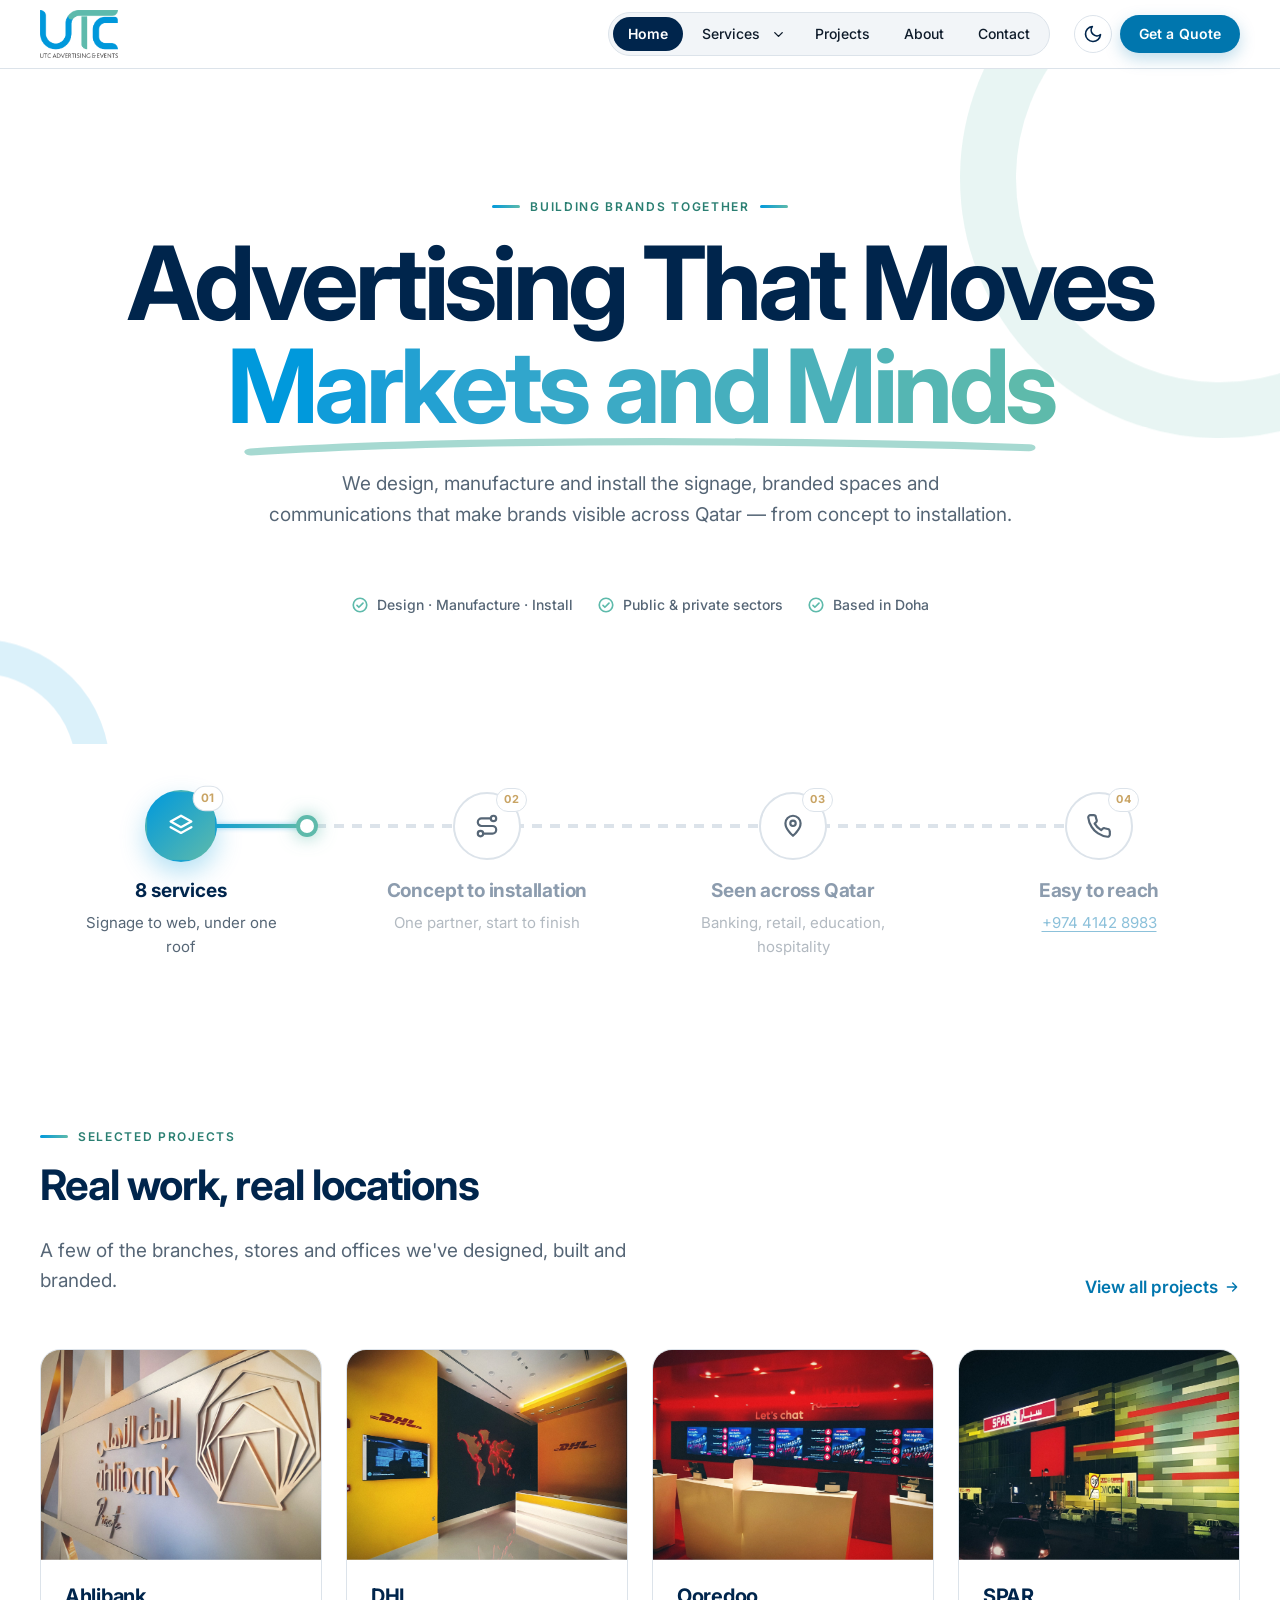
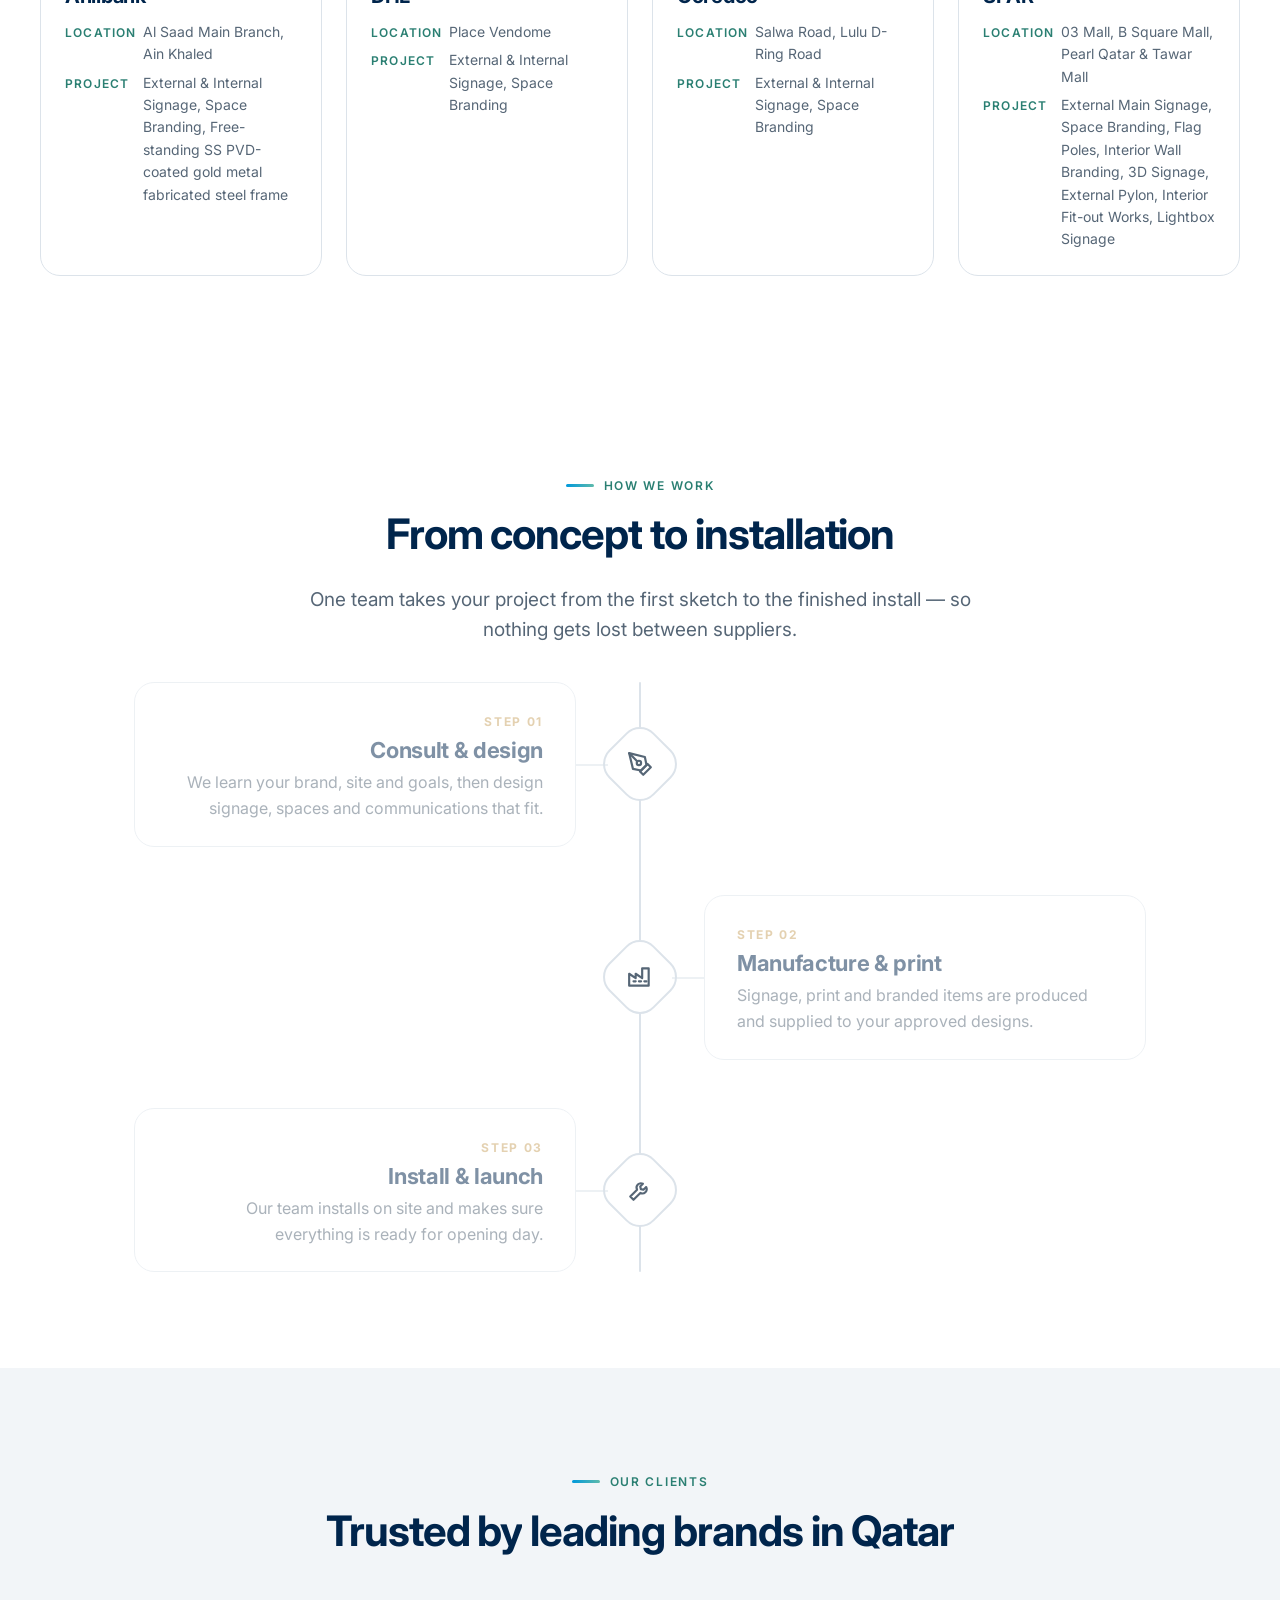
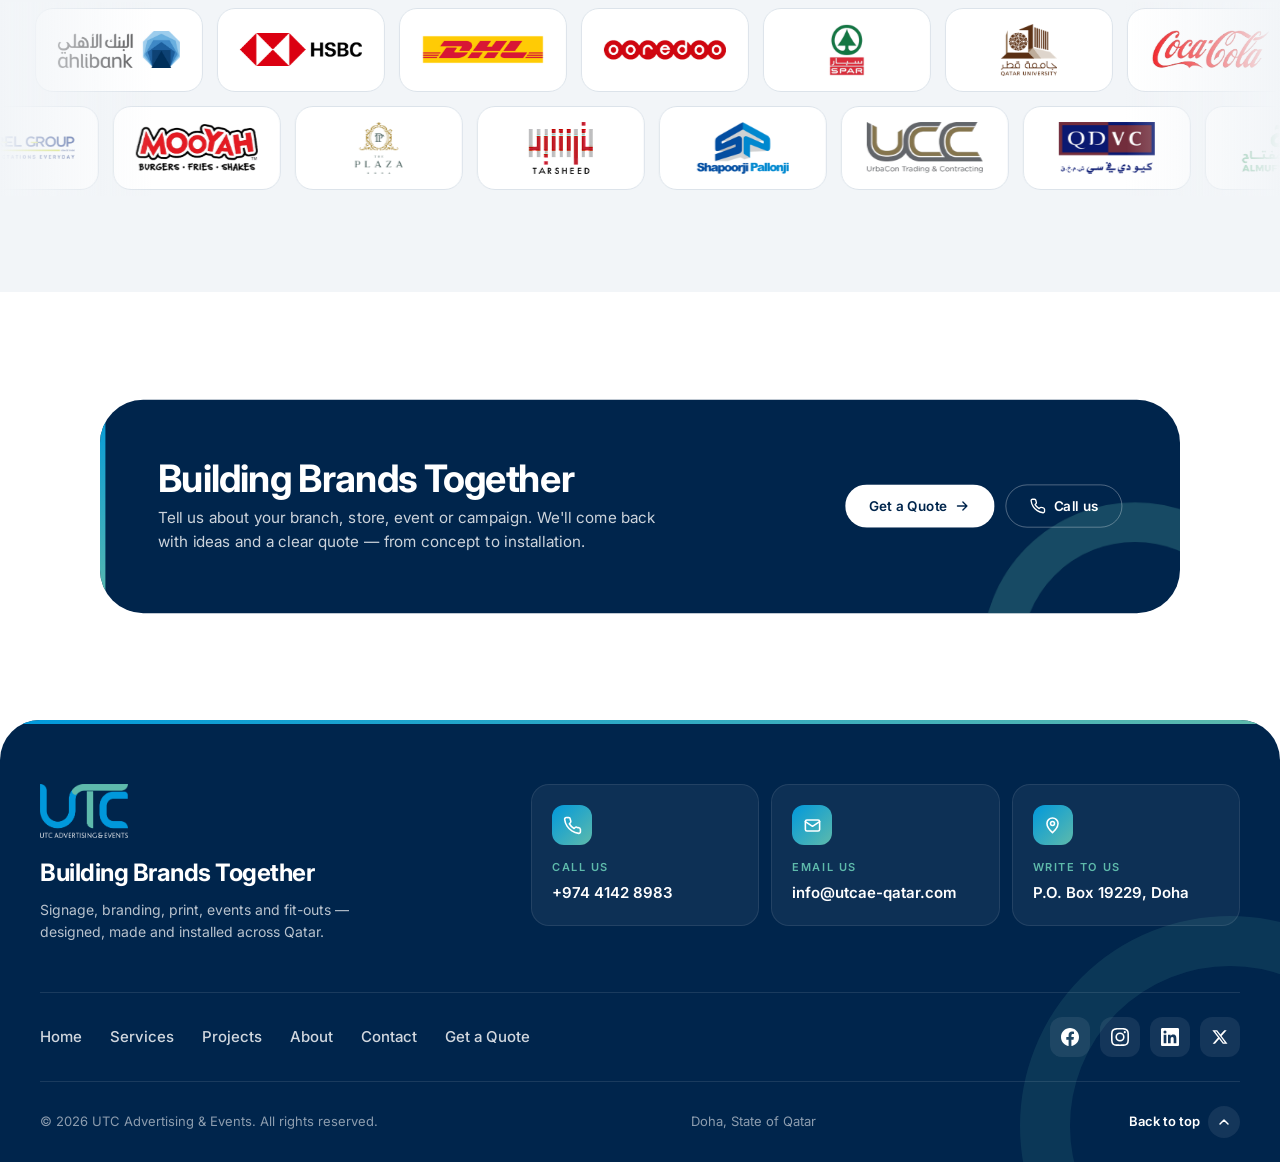
<file: index.html>
<!doctype html>
<html lang="en" data-theme="light">
<head>
<meta charset="utf-8">
<meta name="viewport" content="width=device-width, initial-scale=1">
<title>UTC Advertising &amp; Events | Signage, Branding &amp; Events in Qatar</title>
<meta name="description" content="UTC Advertising &amp; Events designs, manufactures and installs signage, branded spaces and communications for organisations across Qatar. Building Brands Together.">
<meta name="theme-color" content="#00254C">
<meta property="og:title" content="UTC Advertising &amp; Events | Signage, Branding &amp; Events in Qatar">
<meta property="og:description" content="UTC Advertising &amp; Events designs, manufactures and installs signage, branded spaces and communications for organisations across Qatar. Building Brands Together.">
<meta property="og:type" content="website">
<meta property="og:image" content="assets/img/projects/ahlibank5.jpg">
<link rel="icon" type="image/png" href="assets/img/favicon.png">
<link rel="preconnect" href="https://fonts.googleapis.com">
<link rel="preconnect" href="https://fonts.gstatic.com" crossorigin>
<link href="https://fonts.googleapis.com/css2?family=Inter:opsz,wght@14..32,400..700&display=swap" rel="stylesheet">
<link rel="stylesheet" href="assets/css/styles.css">
<script>(function(d){d.classList.add("js");if(!("CSSViewTransitionRule" in window))d.classList.add("no-vt");try{var t=localStorage.getItem("utc-theme");if(t)d.setAttribute("data-theme",t)}catch(e){}})(document.documentElement)</script>
</head>
<body>
<a class="skip-link" href="#main">Skip to content</a>
<header class="site-header">
  <div class="container header-inner">
    <a class="brand" href="index.html" aria-label="UTC Advertising &amp; Events — home">
      <img class="logo-light" src="assets/img/utc-logo.png" alt="UTC Advertising &amp; Events" width="900" height="554">
      <img class="logo-dark" src="assets/img/utc-logo-white.png" alt="UTC Advertising &amp; Events" width="900" height="554">
    </a>
    <nav class="nav" id="site-nav" aria-label="Main">
      <ul class="nav-pill">
        <li><a href="index.html" aria-current="page">Home</a></li>
        <li class="has-menu">
          <a href="services.html">Services</a><button class="submenu-toggle" type="button" aria-expanded="false" aria-controls="services-menu" aria-label="Show services"><svg viewBox="0 0 24 24" fill="none" stroke="currentColor" stroke-width="2.2" stroke-linecap="round" stroke-linejoin="round" aria-hidden="true"><path d="M6 9l6 6 6-6"/></svg></button>
          <div class="mega" id="services-menu">
            <ul class="mega-grid">
              <li><a href="services.html#signage"><img src="assets/img/thumbs/ahlibank5.jpg" alt="" width="48" height="48" loading="lazy"><span><b>Signage and Branding</b><small>Bold signage and branding that command attention and build instant recognition.</small></span></a></li>
              <li><a href="services.html#printing"><img src="assets/img/thumbs/qatar-social-work2.jpg" alt="" width="48" height="48" loading="lazy"><span><b>Digital Printing</b><small>High-quality prints with vibrant detail, delivered fast for all your business needs.</small></span></a></li>
              <li><a href="services.html#communications"><img src="assets/img/thumbs/arab2.jpg" alt="" width="48" height="48" loading="lazy"><span><b>Corporate Communications</b><small>Clear, impactful messaging that builds trust and aligns your brand with your audience.</small></span></a></li>
              <li><a href="services.html#events"><img src="assets/img/thumbs/arab3.jpg" alt="" width="48" height="48" loading="lazy"><span><b>Events &amp; Exhibitions</b><small>Immersive event experiences that elevate your brand and engage your target audience.</small></span></a></li>
              <li><a href="services.html#gifts"><img src="assets/img/thumbs/arab7.jpg" alt="" width="48" height="48" loading="lazy"><span><b>Corporate Gift Items</b><small>Customized gifts that strengthen relationships and leave lasting impressions.</small></span></a></li>
              <li><a href="services.html#fitout"><img src="assets/img/thumbs/dhl3.jpg" alt="" width="48" height="48" loading="lazy"><span><b>Interior Fit Outs</b><small>Transform your space into a functional, branded environment that inspires.</small></span></a></li>
              <li><a href="services.html#email"><img src="assets/img/thumbs/ooredoo3.jpg" alt="" width="48" height="48" loading="lazy"><span><b>Email Marketing</b><small>Targeted campaigns that boost engagement, build loyalty, and drive measurable results.</small></span></a></li>
              <li><a href="services.html#web"><img src="assets/img/thumbs/ooredoo1.jpg" alt="" width="48" height="48" loading="lazy"><span><b>Web Design &amp; Development</b><small>Modern, responsive websites built to impress, engage, and convert visitors.</small></span></a></li>
            </ul>
            <a class="mega-all" href="services.html">View all services <svg viewBox="0 0 24 24" fill="none" stroke="currentColor" stroke-width="2" stroke-linecap="round" stroke-linejoin="round" aria-hidden="true"><path d="M5 12h14M13 6l6 6-6 6"/></svg></a>
          </div>
        </li>
        <li><a href="gallery.html">Projects</a></li>
        <li><a href="about.html">About</a></li>
        <li><a href="contact.html">Contact</a></li>
      </ul>
    </nav>
    <div class="header-actions">
      <button class="icon-btn theme-toggle" type="button" aria-label="Switch to dark theme"><svg class="i-moon" viewBox="0 0 24 24" fill="none" stroke="currentColor" stroke-width="2" stroke-linecap="round" stroke-linejoin="round" aria-hidden="true"><path d="M21 12.8A9 9 0 1 1 11.2 3a7 7 0 0 0 9.8 9.8z"/></svg><svg class="i-sun" viewBox="0 0 24 24" fill="none" stroke="currentColor" stroke-width="2" stroke-linecap="round" aria-hidden="true"><circle cx="12" cy="12" r="4"/><path d="M12 2v2M12 20v2M4.9 4.9l1.4 1.4M17.7 17.7l1.4 1.4M2 12h2M20 12h2M4.9 19.1l1.4-1.4M17.7 6.3l1.4-1.4"/></svg></button>
      <a class="btn btn-primary btn-sm btn-quote" href="contact.html#quote">Get a Quote</a>
      <button class="icon-btn nav-toggle" type="button" aria-controls="site-nav" aria-expanded="false" aria-label="Open menu"><svg viewBox="0 0 24 24" fill="none" stroke="currentColor" stroke-width="2" stroke-linecap="round" aria-hidden="true"><path d="M4 7h16M4 12h16M4 17h16"/></svg></button>
    </div>
  </div>
</header>
<div class="scroll-progress" aria-hidden="true"></div>
<main id="main">

<section class="hero">
  <span class="arc arc-1"></span><span class="arc arc-2 arc-blue"></span>
  <div class="container hero-grid hero-center">
    <div class="hero-copy">
      <span class="label">Building Brands Together</span>
      <h1>Advertising That Moves <span class="accent"><span class="aw" style="--i:0">Markets</span> <span class="aw" style="--i:1">and</span> <span class="aw" style="--i:2">Minds</span><svg class="accent-line" viewBox="0 0 300 16" preserveAspectRatio="none" aria-hidden="true"><path d="M3 12C70 4 180 2 297 9"/></svg></span></h1>
      <p class="lead">We design, manufacture and install the signage, branded spaces and communications that make brands visible across Qatar — from concept to installation.</p>
      <ul class="hero-facts">
        <li><svg viewBox="0 0 24 24" fill="none" stroke="currentColor" stroke-width="2.2" stroke-linecap="round" stroke-linejoin="round" aria-hidden="true"><circle cx="12" cy="12" r="9"/><path d="M8 12.5l2.5 2.5L16 9.5"/></svg> Design · Manufacture · Install</li>
        <li><svg viewBox="0 0 24 24" fill="none" stroke="currentColor" stroke-width="2.2" stroke-linecap="round" stroke-linejoin="round" aria-hidden="true"><circle cx="12" cy="12" r="9"/><path d="M8 12.5l2.5 2.5L16 9.5"/></svg> Public &amp; private sectors</li>
        <li><svg viewBox="0 0 24 24" fill="none" stroke="currentColor" stroke-width="2.2" stroke-linecap="round" stroke-linejoin="round" aria-hidden="true"><circle cx="12" cy="12" r="9"/><path d="M8 12.5l2.5 2.5L16 9.5"/></svg> Based in Doha</li>
      </ul>
    </div>
  </div>
  <a class="scroll-cue" href="#content" aria-label="Scroll to content"><span></span></a>
</section>
<div id="content"></div>

<section class="roadmap" aria-label="Why UTC">
  <div class="container">
    <div class="road-wrap">
      <div class="road-line" aria-hidden="true"><span class="road-fill"></span></div>
      <ol class="road">
        <li class="road-step" style="--i:0">
          <span class="road-node"><svg viewBox="0 0 24 24" fill="none" stroke="currentColor" stroke-width="2" stroke-linecap="round" stroke-linejoin="round" aria-hidden="true"><path d="M12 3l9 5-9 5-9-5 9-5z"/><path d="M3 13l9 5 9-5"/></svg><em>01</em></span>
          <div class="road-copy"><strong>8 services</strong><span>Signage to web, under one roof</span></div>
        </li>
        <li class="road-step" style="--i:1">
          <span class="road-node"><svg viewBox="0 0 24 24" fill="none" stroke="currentColor" stroke-width="2" stroke-linecap="round" stroke-linejoin="round" aria-hidden="true"><circle cx="6" cy="19" r="2.5"/><circle cx="18" cy="5" r="2.5"/><path d="M8.5 19H17a3.5 3.5 0 0 0 0-7H7a3.5 3.5 0 0 1 0-7h8.5"/></svg><em>02</em></span>
          <div class="road-copy"><strong>Concept to installation</strong><span>One partner, start to finish</span></div>
        </li>
        <li class="road-step" style="--i:2">
          <span class="road-node"><svg viewBox="0 0 24 24" fill="none" stroke="currentColor" stroke-width="2" stroke-linecap="round" stroke-linejoin="round" aria-hidden="true"><path d="M12 21s-7-6.2-7-11.5A7 7 0 0 1 19 9.5C19 14.8 12 21 12 21z"/><circle cx="12" cy="9.5" r="2.5"/></svg><em>03</em></span>
          <div class="road-copy"><strong>Seen across Qatar</strong><span>Banking, retail, education, hospitality</span></div>
        </li>
        <li class="road-step" style="--i:3">
          <span class="road-node"><svg viewBox="0 0 24 24" fill="none" stroke="currentColor" stroke-width="2" stroke-linecap="round" stroke-linejoin="round" aria-hidden="true"><path d="M22 16.9v3a2 2 0 0 1-2.2 2 19.8 19.8 0 0 1-8.6-3.1 19.5 19.5 0 0 1-6-6A19.8 19.8 0 0 1 2.1 4.2 2 2 0 0 1 4.1 2h3a2 2 0 0 1 2 1.7c.1.9.4 1.8.7 2.7a2 2 0 0 1-.5 2.1L8 9.8a16 16 0 0 0 6 6l1.3-1.3a2 2 0 0 1 2.1-.4c.9.3 1.8.6 2.7.7a2 2 0 0 1 1.7 2z"/></svg><em>04</em></span>
          <div class="road-copy"><strong>Easy to reach</strong><span><a href="tel:+97441428983">+974 4142 8983</a></span></div>
        </li>
      </ol>
    </div>
  </div>
</section>

<section class="section">
  <div class="container">
    <div class="section-head split">
      <div>
        <span class="label">Selected projects</span>
        <h2>Real work, real locations</h2>
        <p class="lead">A few of the branches, stores and offices we've designed, built and branded.</p>
      </div>
      <a class="text-link" href="gallery.html">View all projects <svg viewBox="0 0 24 24" fill="none" stroke="currentColor" stroke-width="2" stroke-linecap="round" stroke-linejoin="round" aria-hidden="true"><path d="M5 12h14M13 6l6 6-6 6"/></svg></a>
    </div>
    <div class="grid grid-4">
    <button class="card project-card reveal" type="button" data-cat="signage branding" data-title="Ahlibank" data-images="assets/img/projects/ahlibank5.jpg,assets/img/projects/ahlibank1.jpg,assets/img/projects/ahlibank7.jpg,assets/img/projects/ahlibank4.jpg,assets/img/projects/ahlibank2.jpg,assets/img/projects/ahlibank6.jpg,assets/img/projects/ahlibank3.jpg,assets/img/projects/ahlibank8.jpg" aria-label="View 8 photos of the Ahlibank project">
      <div class="card-media"><img src="assets/img/projects/ahlibank5.jpg" alt="Ahlibank project by UTC" loading="lazy"></div>
      <div class="card-body">
        <h3>Ahlibank</h3>
        <dl class="meta">
          <div><dt>Location</dt><dd>Al Saad Main Branch, Ain Khaled</dd></div>
          <div><dt>Project</dt><dd>External &amp; Internal Signage, Space Branding, Free-standing SS PVD-coated gold metal fabricated steel frame</dd></div>
        </dl>
      </div>
    </button>
    <button class="card project-card reveal" type="button" data-cat="signage branding" data-title="DHL" data-images="assets/img/projects/dhl6.jpg,assets/img/projects/dhl3.jpg,assets/img/projects/dhl5.jpg,assets/img/projects/dhl1.jpg,assets/img/projects/dhl4.jpg,assets/img/projects/dhl2.jpg" aria-label="View 6 photos of the DHL project">
      <div class="card-media"><img src="assets/img/projects/dhl6.jpg" alt="DHL project by UTC" loading="lazy"></div>
      <div class="card-body">
        <h3>DHL</h3>
        <dl class="meta">
          <div><dt>Location</dt><dd>Place Vendome</dd></div>
          <div><dt>Project</dt><dd>External &amp; Internal Signage, Space Branding</dd></div>
        </dl>
      </div>
    </button>
    <button class="card project-card reveal" type="button" data-cat="signage branding" data-title="Ooredoo" data-images="assets/img/projects/ooredoo1.jpg,assets/img/projects/ooredoo5.jpg,assets/img/projects/ooredoo4.jpg,assets/img/projects/ooredoo3.jpg,assets/img/projects/ooredoo6.jpg,assets/img/projects/ooredoo2.jpg" aria-label="View 6 photos of the Ooredoo project">
      <div class="card-media"><img src="assets/img/projects/ooredoo1.jpg" alt="Ooredoo project by UTC" loading="lazy"></div>
      <div class="card-body">
        <h3>Ooredoo</h3>
        <dl class="meta">
          <div><dt>Location</dt><dd>Salwa Road, Lulu D-Ring Road</dd></div>
          <div><dt>Project</dt><dd>External &amp; Internal Signage, Space Branding</dd></div>
        </dl>
      </div>
    </button>
    <button class="card project-card reveal" type="button" data-cat="signage branding fitout" data-title="SPAR" data-images="assets/img/projects/spar1.jpg,assets/img/projects/spar2.jpg,assets/img/projects/spar3.jpg,assets/img/projects/spar5.jpg,assets/img/projects/spar4.jpg,assets/img/projects/spar6.jpg" aria-label="View 6 photos of the SPAR project">
      <div class="card-media"><img src="assets/img/projects/spar1.jpg" alt="SPAR project by UTC" loading="lazy"></div>
      <div class="card-body">
        <h3>SPAR</h3>
        <dl class="meta">
          <div><dt>Location</dt><dd>03 Mall, B Square Mall, Pearl Qatar &amp; Tawar Mall</dd></div>
          <div><dt>Project</dt><dd>External Main Signage, Space Branding, Flag Poles, Interior Wall Branding, 3D Signage, External Pylon, Interior Fit-out Works, Lightbox Signage</dd></div>
        </dl>
      </div>
    </button>
    </div>
  </div>
</section>

<section class="section">
  <div class="container">
    <div class="section-head center">
      <span class="label">How we work</span>
      <h2>From concept to installation</h2>
      <p class="lead">One team takes your project from the first sketch to the finished install — so nothing gets lost between suppliers.</p>
    </div>
    <div class="process">
      <div class="process-spine" aria-hidden="true"><span class="process-fill"></span></div>
      <ol class="process-list">
        <li class="process-item">
          <div class="process-marker"><span class="process-icon"><svg viewBox="0 0 24 24" fill="none" stroke="currentColor" stroke-width="2" stroke-linecap="round" stroke-linejoin="round" aria-hidden="true"><path d="M12 19l7-7 3 3-7 7-3-3z"/><path d="M18 13l-1.5-7.5L2 2l3.5 14.5L13 18l5-5z"/><path d="M2 2l7.6 7.6"/><circle cx="11" cy="11" r="2"/></svg></span></div>
          <div class="process-card">
            <span class="process-step">Step 01</span>
            <h3>Consult &amp; design</h3>
            <p>We learn your brand, site and goals, then design signage, spaces and communications that fit.</p>
          </div>
        </li>
        <li class="process-item">
          <div class="process-marker"><span class="process-icon"><svg viewBox="0 0 24 24" fill="none" stroke="currentColor" stroke-width="2" stroke-linecap="round" stroke-linejoin="round" aria-hidden="true"><path d="M2 20V9l6 4V9l6 4V4h6v16H2z"/><path d="M6 16h2M11 16h2M16 16h2"/></svg></span></div>
          <div class="process-card">
            <span class="process-step">Step 02</span>
            <h3>Manufacture &amp; print</h3>
            <p>Signage, print and branded items are produced and supplied to your approved designs.</p>
          </div>
        </li>
        <li class="process-item">
          <div class="process-marker"><span class="process-icon"><svg viewBox="0 0 24 24" fill="none" stroke="currentColor" stroke-width="2" stroke-linecap="round" stroke-linejoin="round" aria-hidden="true"><path d="M14.7 6.3a4 4 0 0 0-5.4 5.4L3 18l3 3 6.3-6.3a4 4 0 0 0 5.4-5.4l-2.5 2.5-2.4-.6-.6-2.4 2.5-2.5z"/></svg></span></div>
          <div class="process-card">
            <span class="process-step">Step 03</span>
            <h3>Install &amp; launch</h3>
            <p>Our team installs on site and makes sure everything is ready for opening day.</p>
          </div>
        </li>
      </ol>
    </div>
  </div>
</section>

<section class="section section-alt">
  <div class="container">
    <div class="section-head center">
      <span class="label">Our clients</span>
      <h2>Trusted by leading brands in Qatar</h2>
    </div>
  </div>
  <div class="marquee" aria-label="Client list">
    <div class="marquee-row" data-dir="1"><ul class="marquee-track logos"><li><img src="assets/img/clients/ahlibank-doha.png" alt="Ahlibank" decoding="async"></li><li><img src="assets/img/clients/hsbc.png" alt="HSBC" decoding="async"></li><li><img src="assets/img/clients/dhl-emblem.png" alt="DHL" decoding="async"></li><li><img src="assets/img/clients/ooredoo.png" alt="Ooredoo" decoding="async"></li><li><img src="assets/img/clients/spar-qatar.png" alt="SPAR" decoding="async"></li><li><img src="assets/img/clients/qatar-university.png" alt="Qatar University" decoding="async"></li><li><img src="assets/img/clients/coca-cola.png" alt="Coca-Cola" decoding="async"></li><li><img src="assets/img/clients/oryx-qatar.png" alt="Oryx GTL" decoding="async"></li><li><img src="assets/img/clients/arab-international-academy.png" alt="Arab International Academy" decoding="async"></li><li><img src="assets/img/clients/waldorf-astoria.png" alt="Waldorf Astoria" decoding="async"></li><li><img src="assets/img/clients/pullman-hotel-qatar.png" alt="Pullman" decoding="async"></li><li><img src="assets/img/clients/premier-inn.png" alt="Premier Inn" decoding="async"></li><li><img src="assets/img/clients/golden-tulip.png" alt="Golden Tulip" decoding="async"></li><li><img src="assets/img/clients/shell.png" alt="Shell" decoding="async"></li><li><img src="assets/img/clients/vodafone.png" alt="Vodafone" decoding="async"></li><li><img src="assets/img/clients/travelex.png" alt="Travelex" decoding="async"></li><li><img src="assets/img/clients/tim-hortons.png" alt="Tim Hortons" decoding="async"></li><li><img src="assets/img/clients/subway.png" alt="Subway" decoding="async"></li><li><img src="assets/img/clients/caribou-coffee.png" alt="Caribou Coffee" decoding="async"></li><li><img src="assets/img/clients/udc.png" alt="United Development Company" decoding="async"></li><li><img src="assets/img/clients/al-ali-hospital.png" alt="Al-Ahli Hospital" decoding="async"></li><li><img src="assets/img/clients/qatar-petroleum.png" alt="Qatar Petroleum" decoding="async"></li><li><img src="assets/img/clients/ahlibank-doha.png" alt="Ahlibank" decoding="async"></li><li><img src="assets/img/clients/hsbc.png" alt="HSBC" decoding="async"></li><li><img src="assets/img/clients/dhl-emblem.png" alt="DHL" decoding="async"></li><li><img src="assets/img/clients/ooredoo.png" alt="Ooredoo" decoding="async"></li><li><img src="assets/img/clients/spar-qatar.png" alt="SPAR" decoding="async"></li><li><img src="assets/img/clients/qatar-university.png" alt="Qatar University" decoding="async"></li><li><img src="assets/img/clients/coca-cola.png" alt="Coca-Cola" decoding="async"></li><li><img src="assets/img/clients/oryx-qatar.png" alt="Oryx GTL" decoding="async"></li><li><img src="assets/img/clients/arab-international-academy.png" alt="Arab International Academy" decoding="async"></li><li><img src="assets/img/clients/waldorf-astoria.png" alt="Waldorf Astoria" decoding="async"></li><li><img src="assets/img/clients/pullman-hotel-qatar.png" alt="Pullman" decoding="async"></li><li><img src="assets/img/clients/premier-inn.png" alt="Premier Inn" decoding="async"></li><li><img src="assets/img/clients/golden-tulip.png" alt="Golden Tulip" decoding="async"></li><li><img src="assets/img/clients/shell.png" alt="Shell" decoding="async"></li><li><img src="assets/img/clients/vodafone.png" alt="Vodafone" decoding="async"></li><li><img src="assets/img/clients/travelex.png" alt="Travelex" decoding="async"></li><li><img src="assets/img/clients/tim-hortons.png" alt="Tim Hortons" decoding="async"></li><li><img src="assets/img/clients/subway.png" alt="Subway" decoding="async"></li><li><img src="assets/img/clients/caribou-coffee.png" alt="Caribou Coffee" decoding="async"></li><li><img src="assets/img/clients/udc.png" alt="United Development Company" decoding="async"></li><li><img src="assets/img/clients/al-ali-hospital.png" alt="Al-Ahli Hospital" decoding="async"></li><li><img src="assets/img/clients/qatar-petroleum.png" alt="Qatar Petroleum" decoding="async"></li></ul></div>
    <div class="marquee-row" data-dir="-1"><ul class="marquee-track logos reverse"><li><img src="assets/img/clients/apparel-group.png" alt="Apparel Group" decoding="async"></li><li><img src="assets/img/clients/mooyah-burgers.png" alt="Mooyah" decoding="async"></li><li><img src="assets/img/clients/the-plaza-doha.png" alt="The Plaza Doha" decoding="async"></li><li><img src="assets/img/clients/tarsheed.png" alt="Tarsheed" decoding="async"></li><li><img src="assets/img/clients/shapoorji-pallonji-group.png" alt="Shapoorji Pallonji" decoding="async"></li><li><img src="assets/img/clients/urbacon-trading.png" alt="UrbaCon Trading &amp; Contracting" decoding="async"></li><li><img src="assets/img/clients/qdvc.png" alt="QDVC" decoding="async"></li><li><img src="assets/img/clients/almuftah-group.png" alt="Almuftah Group" decoding="async"></li><li><img src="assets/img/clients/al-majed-group-holding.png" alt="Al Majed Group Holding" decoding="async"></li><li><img src="assets/img/clients/the-diplomatic-club.png" alt="The Diplomatic Club" decoding="async"></li><li><img src="assets/img/clients/la-cigale.png" alt="La Cigale" decoding="async"></li><li><img src="assets/img/clients/waseef.png" alt="Waseef" decoding="async"></li><li><img src="assets/img/clients/hospitality-development-company.png" alt="Hospitality Development Company" decoding="async"></li><li><img src="assets/img/clients/rajagiri-public-school.png" alt="Rajagiri Public School" decoding="async"></li><li><img src="assets/img/clients/the-grand-lux.png" alt="The Grand Lux" decoding="async"></li><li><img src="assets/img/clients/gulf-contracting.png" alt="Gulf Contracting" decoding="async"></li><li><img src="assets/img/clients/china-railway.png" alt="China Railway" decoding="async"></li><li><img src="assets/img/clients/al-rayyan.png" alt="Al Rayyan Projects Management" decoding="async"></li><li><img src="assets/img/clients/samrya-qatar.png" alt="Samrya" decoding="async"></li><li><img src="assets/img/clients/contraco.png" alt="Contraco" decoding="async"></li><li><img src="assets/img/clients/cundall.png" alt="Cundall" decoding="async"></li><li><img src="assets/img/clients/getp.png" alt="GETP" decoding="async"></li><li><img src="assets/img/clients/apparel-group.png" alt="Apparel Group" decoding="async"></li><li><img src="assets/img/clients/mooyah-burgers.png" alt="Mooyah" decoding="async"></li><li><img src="assets/img/clients/the-plaza-doha.png" alt="The Plaza Doha" decoding="async"></li><li><img src="assets/img/clients/tarsheed.png" alt="Tarsheed" decoding="async"></li><li><img src="assets/img/clients/shapoorji-pallonji-group.png" alt="Shapoorji Pallonji" decoding="async"></li><li><img src="assets/img/clients/urbacon-trading.png" alt="UrbaCon Trading &amp; Contracting" decoding="async"></li><li><img src="assets/img/clients/qdvc.png" alt="QDVC" decoding="async"></li><li><img src="assets/img/clients/almuftah-group.png" alt="Almuftah Group" decoding="async"></li><li><img src="assets/img/clients/al-majed-group-holding.png" alt="Al Majed Group Holding" decoding="async"></li><li><img src="assets/img/clients/the-diplomatic-club.png" alt="The Diplomatic Club" decoding="async"></li><li><img src="assets/img/clients/la-cigale.png" alt="La Cigale" decoding="async"></li><li><img src="assets/img/clients/waseef.png" alt="Waseef" decoding="async"></li><li><img src="assets/img/clients/hospitality-development-company.png" alt="Hospitality Development Company" decoding="async"></li><li><img src="assets/img/clients/rajagiri-public-school.png" alt="Rajagiri Public School" decoding="async"></li><li><img src="assets/img/clients/the-grand-lux.png" alt="The Grand Lux" decoding="async"></li><li><img src="assets/img/clients/gulf-contracting.png" alt="Gulf Contracting" decoding="async"></li><li><img src="assets/img/clients/china-railway.png" alt="China Railway" decoding="async"></li><li><img src="assets/img/clients/al-rayyan.png" alt="Al Rayyan Projects Management" decoding="async"></li><li><img src="assets/img/clients/samrya-qatar.png" alt="Samrya" decoding="async"></li><li><img src="assets/img/clients/contraco.png" alt="Contraco" decoding="async"></li><li><img src="assets/img/clients/cundall.png" alt="Cundall" decoding="async"></li><li><img src="assets/img/clients/getp.png" alt="GETP" decoding="async"></li></ul></div>
  </div>
</section>

<section class="section">
  <div class="container">
    <div class="cta-band reveal">
      <span class="arc"></span>
      <div>
        <h2>Building Brands Together</h2>
        <p>Tell us about your branch, store, event or campaign. We'll come back with ideas and a clear quote — from concept to installation.</p>
      </div>
      <div class="btn-row">
        <a class="btn btn-white" href="contact.html#quote">Get a Quote <svg viewBox="0 0 24 24" fill="none" stroke="currentColor" stroke-width="2" stroke-linecap="round" stroke-linejoin="round" aria-hidden="true"><path d="M5 12h14M13 6l6 6-6 6"/></svg></a>
        <a class="btn btn-ghost-white" href="tel:+97441428983"><svg viewBox="0 0 24 24" fill="none" stroke="currentColor" stroke-width="2" stroke-linecap="round" stroke-linejoin="round" aria-hidden="true"><path d="M22 16.9v3a2 2 0 0 1-2.2 2 19.8 19.8 0 0 1-8.6-3.1 19.5 19.5 0 0 1-6-6A19.8 19.8 0 0 1 2.1 4.2 2 2 0 0 1 4.1 2h3a2 2 0 0 1 2 1.7c.1.9.4 1.8.7 2.7a2 2 0 0 1-.5 2.1L8 9.8a16 16 0 0 0 6 6l1.3-1.3a2 2 0 0 1 2.1-.4c.9.3 1.8.6 2.7.7a2 2 0 0 1 1.7 2z"/></svg> Call us</a>
      </div>
    </div>
  </div>
</section>
</main>
<footer class="site-footer">
  <span class="arc"></span>
  <div class="container">
    <div class="footer-top">
      <div class="footer-intro">
        <a class="footer-logo" href="index.html" aria-label="UTC Advertising &amp; Events — home"><img src="assets/img/utc-logo-white.png" alt="UTC Advertising &amp; Events" width="900" height="554" loading="lazy"></a>
        <p class="footer-title">Building Brands Together</p>
        <p class="footer-blurb">Signage, branding, print, events and fit-outs — designed, made and installed across Qatar.</p>
      </div>
      <div class="footer-cards">
        <a class="f-card" href="tel:+97441428983"><span class="f-icon"><svg viewBox="0 0 24 24" fill="none" stroke="currentColor" stroke-width="2" stroke-linecap="round" stroke-linejoin="round" aria-hidden="true"><path d="M22 16.9v3a2 2 0 0 1-2.2 2 19.8 19.8 0 0 1-8.6-3.1 19.5 19.5 0 0 1-6-6A19.8 19.8 0 0 1 2.1 4.2 2 2 0 0 1 4.1 2h3a2 2 0 0 1 2 1.7c.1.9.4 1.8.7 2.7a2 2 0 0 1-.5 2.1L8 9.8a16 16 0 0 0 6 6l1.3-1.3a2 2 0 0 1 2.1-.4c.9.3 1.8.6 2.7.7a2 2 0 0 1 1.7 2z"/></svg></span><span><small>Call us</small><strong>+974 4142 8983</strong></span></a>
        <a class="f-card" href="mailto:info@utcae-qatar.com"><span class="f-icon"><svg viewBox="0 0 24 24" fill="none" stroke="currentColor" stroke-width="2" stroke-linecap="round" stroke-linejoin="round" aria-hidden="true"><rect x="3" y="5" width="18" height="14" rx="2"/><path d="M3 7l9 6 9-6"/></svg></span><span><small>Email us</small><strong>info@utcae-qatar.com</strong></span></a>
        <div class="f-card"><span class="f-icon"><svg viewBox="0 0 24 24" fill="none" stroke="currentColor" stroke-width="2" stroke-linecap="round" stroke-linejoin="round" aria-hidden="true"><path d="M12 21s-7-6.2-7-11.5A7 7 0 0 1 19 9.5C19 14.8 12 21 12 21z"/><circle cx="12" cy="9.5" r="2.5"/></svg></span><span><small>Write to us</small><strong>P.O. Box 19229, Doha</strong></span></div>
      </div>
    </div>
    <div class="footer-mid">
      <nav class="footer-nav" aria-label="Footer">
        <a href="index.html">Home</a>
        <a href="services.html">Services</a>
        <a href="gallery.html">Projects</a>
        <a href="about.html">About</a>
        <a href="contact.html">Contact</a>
        <a href="contact.html#quote">Get a Quote</a>
      </nav>
      <div class="socials">
        <!-- TODO: replace with UTC's official profile URLs -->
        <a class="s-fb" href="https://www.facebook.com/" aria-label="Facebook" rel="noopener" target="_blank"><svg viewBox="0 0 24 24" fill="currentColor" aria-hidden="true"><path d="M24 12.07C24 5.41 18.63 0 12 0S0 5.4 0 12.07C0 18.1 4.39 23.1 10.13 24v-8.44H7.08v-3.49h3.04V9.41c0-3.02 1.8-4.7 4.54-4.7 1.31 0 2.68.24 2.68.24v2.97h-1.5c-1.5 0-1.96.93-1.96 1.89v2.26h3.32l-.53 3.5h-2.8V24C19.62 23.1 24 18.1 24 12.07"/></svg></a>
        <a class="s-ig" href="https://www.instagram.com/" aria-label="Instagram" rel="noopener" target="_blank"><svg viewBox="0 0 24 24" fill="currentColor" aria-hidden="true"><path d="M12 2.16c3.2 0 3.58.01 4.85.07 3.25.15 4.77 1.69 4.92 4.92.06 1.27.07 1.65.07 4.85s-.01 3.58-.07 4.85c-.15 3.23-1.66 4.77-4.92 4.92-1.27.06-1.64.07-4.85.07s-3.58-.01-4.85-.07c-3.26-.15-4.77-1.7-4.92-4.92C2.17 15.58 2.16 15.2 2.16 12s.01-3.58.07-4.85C2.38 3.92 3.9 2.38 7.15 2.23 8.42 2.17 8.8 2.16 12 2.16zM12 0C8.74 0 8.33.01 7.05.07 2.7.27.27 2.69.07 7.05.01 8.33 0 8.74 0 12s.01 3.67.07 4.95c.2 4.36 2.62 6.78 6.98 6.98C8.33 23.99 8.74 24 12 24s3.67-.01 4.95-.07c4.35-.2 6.78-2.62 6.98-6.98.06-1.28.07-1.69.07-4.95s-.01-3.67-.07-4.95C23.73 2.7 21.31.27 16.95.07 15.67.01 15.26 0 12 0zm0 5.84a6.16 6.16 0 1 0 0 12.32 6.16 6.16 0 0 0 0-12.32zM12 16a4 4 0 1 1 0-8 4 4 0 0 1 0 8zm6.4-11.85a1.44 1.44 0 1 0 0 2.88 1.44 1.44 0 0 0 0-2.88z"/></svg></a>
        <a class="s-li" href="https://www.linkedin.com/" aria-label="LinkedIn" rel="noopener" target="_blank"><svg viewBox="0 0 24 24" fill="currentColor" aria-hidden="true"><path d="M20.45 20.45h-3.56v-5.57c0-1.33-.02-3.04-1.85-3.04-1.85 0-2.14 1.45-2.14 2.94v5.67H9.35V9h3.41v1.56h.05c.48-.9 1.64-1.85 3.37-1.85 3.6 0 4.27 2.37 4.27 5.46v6.28zM5.34 7.43a2.06 2.06 0 1 1 0-4.12 2.06 2.06 0 0 1 0 4.12zM7.12 20.45H3.56V9h3.56v11.45zM22.22 0H1.77C.79 0 0 .77 0 1.73v20.54C0 23.23.79 24 1.77 24h20.45c.98 0 1.78-.77 1.78-1.73V1.73C24 .77 23.2 0 22.22 0z"/></svg></a>
        <a class="s-x" href="https://twitter.com/" aria-label="X" rel="noopener" target="_blank"><svg viewBox="0 0 24 24" fill="currentColor" aria-hidden="true"><path d="M17.8 3h3.1l-6.8 7.7L22 21h-6.2l-4.9-6.3L5.3 21H2.2l7.2-8.3L1.8 3h6.4l4.4 5.8L17.8 3zm-1.1 16.2h1.7L7.3 4.7H5.5l11.2 14.5z"/></svg></a>
      </div>
    </div>
    <div class="footer-bottom">
      <span>&copy; <span data-year>2026</span> UTC Advertising &amp; Events. All rights reserved.</span>
      <span class="footer-loc">Doha, State of Qatar</span>
      <a class="to-top" href="#main" aria-label="Back to top">Back to top <span><svg viewBox="0 0 24 24" fill="none" stroke="currentColor" stroke-width="2.2" stroke-linecap="round" stroke-linejoin="round" aria-hidden="true"><path d="M6 9l6 6 6-6"/></svg></span></a>
    </div>
  </div>
</footer>
<script src="assets/js/main.js" defer></script>
</body>
</html>
</file>
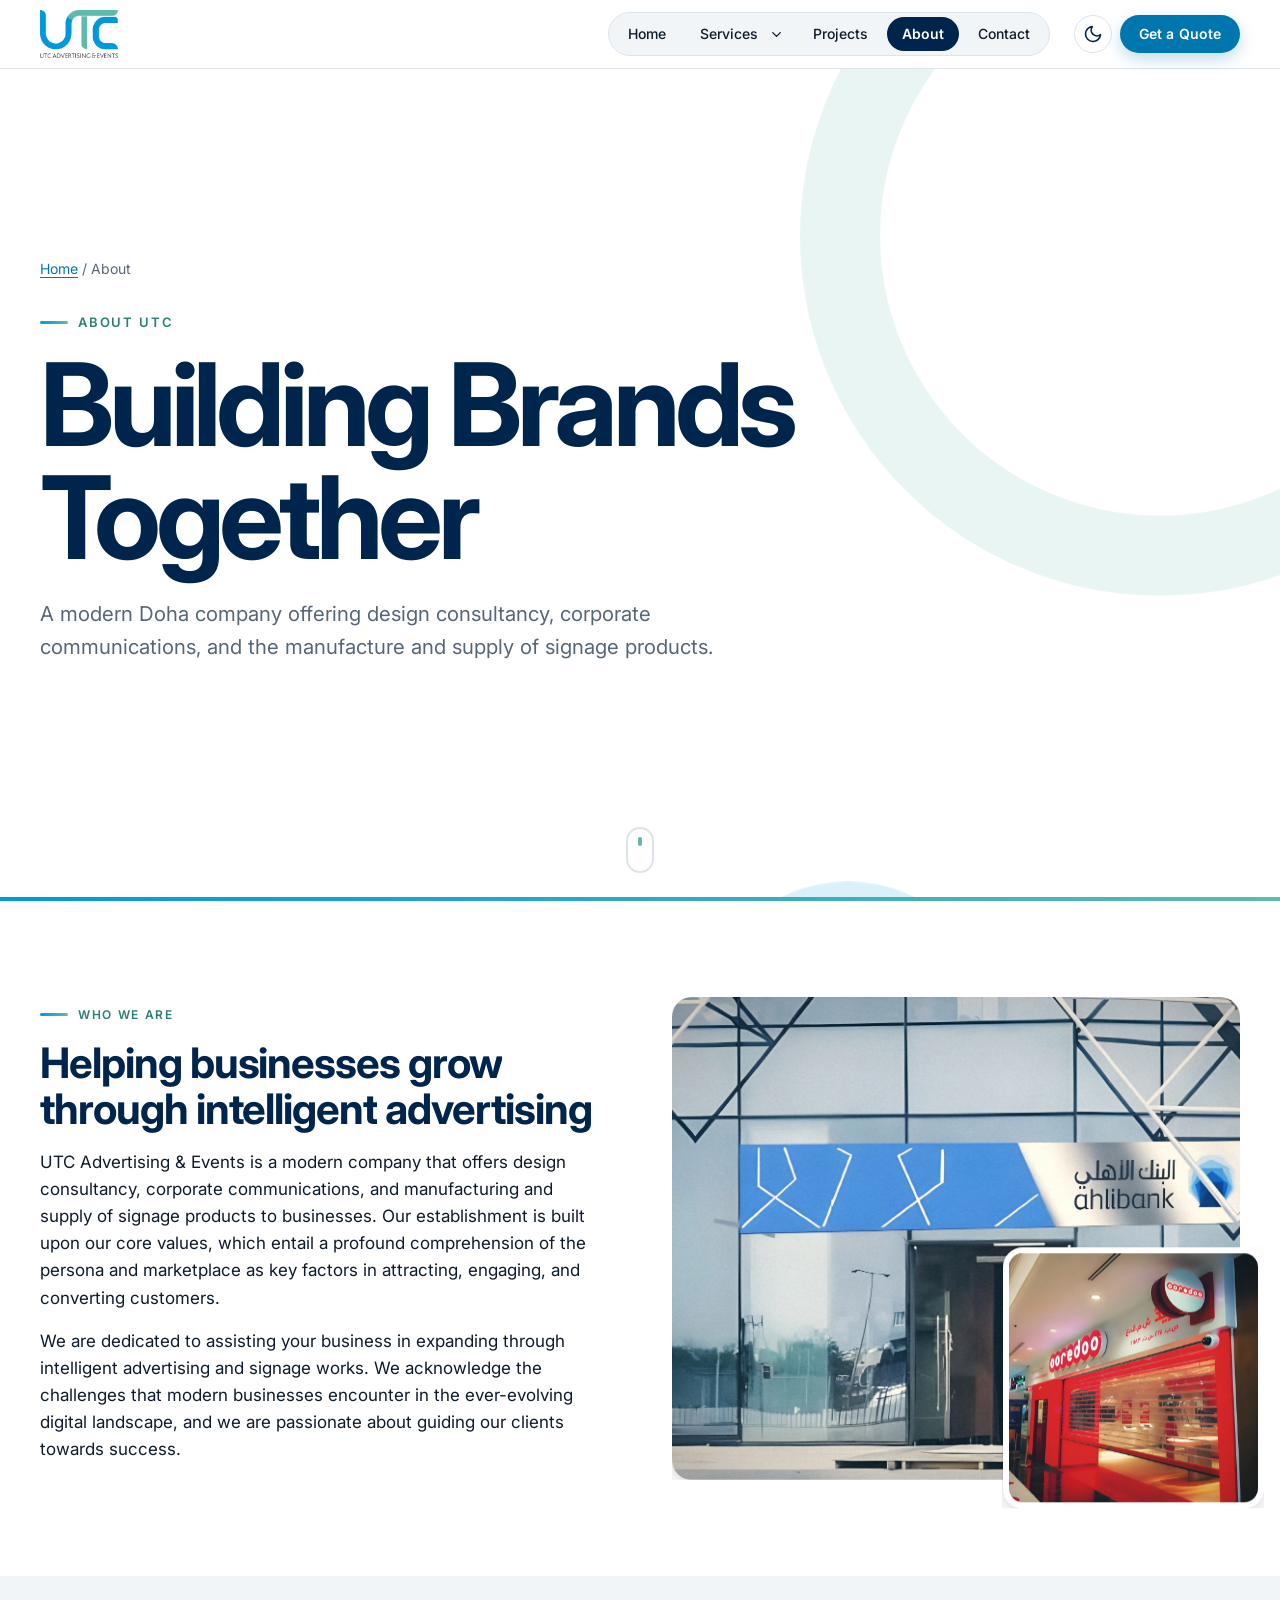
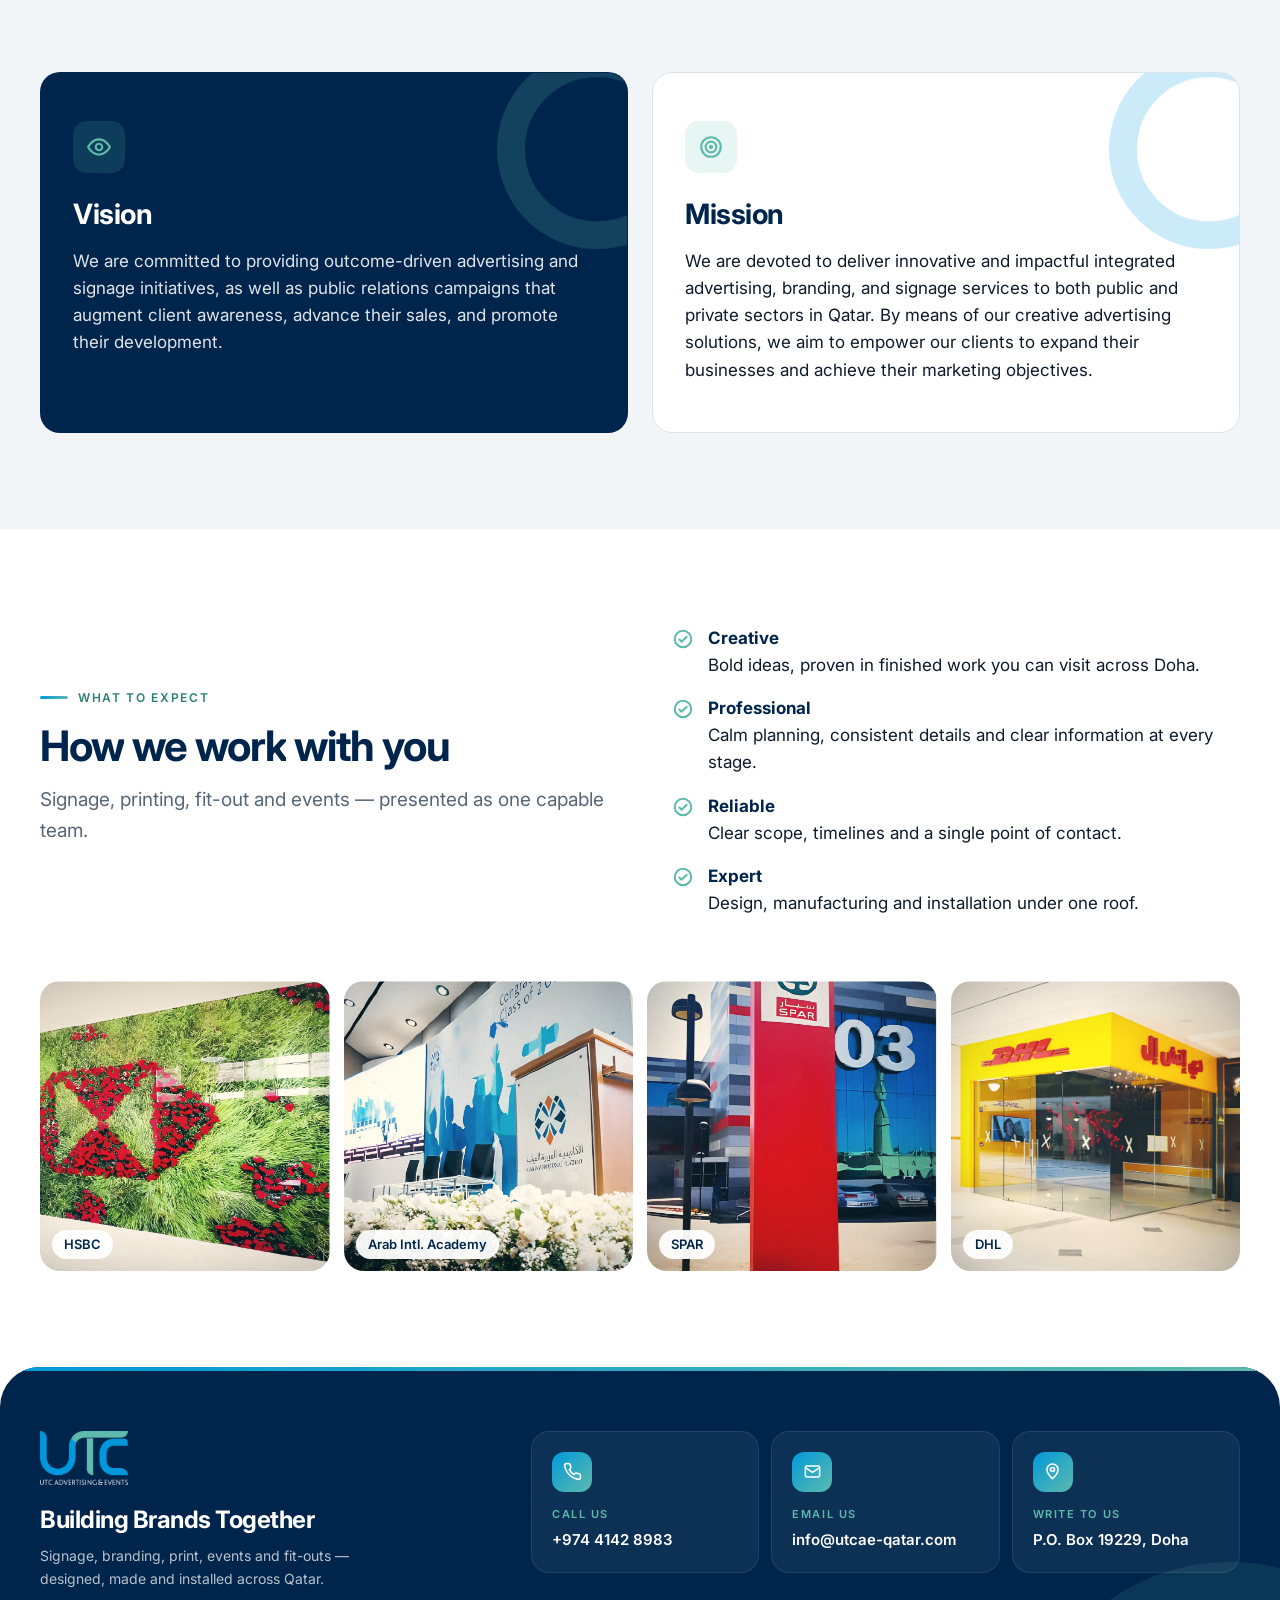
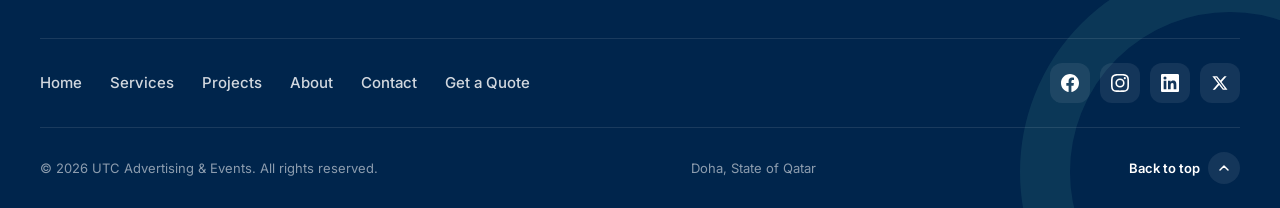
<file: about.html>
<!doctype html>
<html lang="en" data-theme="light">
<head>
<meta charset="utf-8">
<meta name="viewport" content="width=device-width, initial-scale=1">
<title>About | UTC Advertising &amp; Events, Doha</title>
<meta name="description" content="UTC Advertising &amp; Events is a Doha company offering design consultancy, corporate communications, and the manufacture and supply of signage products.">
<meta name="theme-color" content="#00254C">
<meta property="og:title" content="About | UTC Advertising &amp; Events, Doha">
<meta property="og:description" content="UTC Advertising &amp; Events is a Doha company offering design consultancy, corporate communications, and the manufacture and supply of signage products.">
<meta property="og:type" content="website">
<meta property="og:image" content="assets/img/projects/ahlibank5.jpg">
<link rel="icon" type="image/png" href="assets/img/favicon.png">
<link rel="preconnect" href="https://fonts.googleapis.com">
<link rel="preconnect" href="https://fonts.gstatic.com" crossorigin>
<link href="https://fonts.googleapis.com/css2?family=Inter:opsz,wght@14..32,400..700&display=swap" rel="stylesheet">
<link rel="stylesheet" href="assets/css/styles.css">
<script>(function(d){d.classList.add("js");if(!("CSSViewTransitionRule" in window))d.classList.add("no-vt");try{var t=localStorage.getItem("utc-theme");if(t)d.setAttribute("data-theme",t)}catch(e){}})(document.documentElement)</script>
</head>
<body>
<a class="skip-link" href="#main">Skip to content</a>
<header class="site-header">
  <div class="container header-inner">
    <a class="brand" href="index.html" aria-label="UTC Advertising &amp; Events — home">
      <img class="logo-light" src="assets/img/utc-logo.png" alt="UTC Advertising &amp; Events" width="900" height="554">
      <img class="logo-dark" src="assets/img/utc-logo-white.png" alt="UTC Advertising &amp; Events" width="900" height="554">
    </a>
    <nav class="nav" id="site-nav" aria-label="Main">
      <ul class="nav-pill">
        <li><a href="index.html">Home</a></li>
        <li class="has-menu">
          <a href="services.html">Services</a><button class="submenu-toggle" type="button" aria-expanded="false" aria-controls="services-menu" aria-label="Show services"><svg viewBox="0 0 24 24" fill="none" stroke="currentColor" stroke-width="2.2" stroke-linecap="round" stroke-linejoin="round" aria-hidden="true"><path d="M6 9l6 6 6-6"/></svg></button>
          <div class="mega" id="services-menu">
            <ul class="mega-grid">
              <li><a href="services.html#signage"><img src="assets/img/thumbs/ahlibank5.jpg" alt="" width="48" height="48" loading="lazy"><span><b>Signage and Branding</b><small>Bold signage and branding that command attention and build instant recognition.</small></span></a></li>
              <li><a href="services.html#printing"><img src="assets/img/thumbs/qatar-social-work2.jpg" alt="" width="48" height="48" loading="lazy"><span><b>Digital Printing</b><small>High-quality prints with vibrant detail, delivered fast for all your business needs.</small></span></a></li>
              <li><a href="services.html#communications"><img src="assets/img/thumbs/arab2.jpg" alt="" width="48" height="48" loading="lazy"><span><b>Corporate Communications</b><small>Clear, impactful messaging that builds trust and aligns your brand with your audience.</small></span></a></li>
              <li><a href="services.html#events"><img src="assets/img/thumbs/arab3.jpg" alt="" width="48" height="48" loading="lazy"><span><b>Events &amp; Exhibitions</b><small>Immersive event experiences that elevate your brand and engage your target audience.</small></span></a></li>
              <li><a href="services.html#gifts"><img src="assets/img/thumbs/arab7.jpg" alt="" width="48" height="48" loading="lazy"><span><b>Corporate Gift Items</b><small>Customized gifts that strengthen relationships and leave lasting impressions.</small></span></a></li>
              <li><a href="services.html#fitout"><img src="assets/img/thumbs/dhl3.jpg" alt="" width="48" height="48" loading="lazy"><span><b>Interior Fit Outs</b><small>Transform your space into a functional, branded environment that inspires.</small></span></a></li>
              <li><a href="services.html#email"><img src="assets/img/thumbs/ooredoo3.jpg" alt="" width="48" height="48" loading="lazy"><span><b>Email Marketing</b><small>Targeted campaigns that boost engagement, build loyalty, and drive measurable results.</small></span></a></li>
              <li><a href="services.html#web"><img src="assets/img/thumbs/ooredoo1.jpg" alt="" width="48" height="48" loading="lazy"><span><b>Web Design &amp; Development</b><small>Modern, responsive websites built to impress, engage, and convert visitors.</small></span></a></li>
            </ul>
            <a class="mega-all" href="services.html">View all services <svg viewBox="0 0 24 24" fill="none" stroke="currentColor" stroke-width="2" stroke-linecap="round" stroke-linejoin="round" aria-hidden="true"><path d="M5 12h14M13 6l6 6-6 6"/></svg></a>
          </div>
        </li>
        <li><a href="gallery.html">Projects</a></li>
        <li><a href="about.html" aria-current="page">About</a></li>
        <li><a href="contact.html">Contact</a></li>
      </ul>
    </nav>
    <div class="header-actions">
      <button class="icon-btn theme-toggle" type="button" aria-label="Switch to dark theme"><svg class="i-moon" viewBox="0 0 24 24" fill="none" stroke="currentColor" stroke-width="2" stroke-linecap="round" stroke-linejoin="round" aria-hidden="true"><path d="M21 12.8A9 9 0 1 1 11.2 3a7 7 0 0 0 9.8 9.8z"/></svg><svg class="i-sun" viewBox="0 0 24 24" fill="none" stroke="currentColor" stroke-width="2" stroke-linecap="round" aria-hidden="true"><circle cx="12" cy="12" r="4"/><path d="M12 2v2M12 20v2M4.9 4.9l1.4 1.4M17.7 17.7l1.4 1.4M2 12h2M20 12h2M4.9 19.1l1.4-1.4M17.7 6.3l1.4-1.4"/></svg></button>
      <a class="btn btn-primary btn-sm btn-quote" href="contact.html#quote">Get a Quote</a>
      <button class="icon-btn nav-toggle" type="button" aria-controls="site-nav" aria-expanded="false" aria-label="Open menu"><svg viewBox="0 0 24 24" fill="none" stroke="currentColor" stroke-width="2" stroke-linecap="round" aria-hidden="true"><path d="M4 7h16M4 12h16M4 17h16"/></svg></button>
    </div>
  </div>
</header>
<div class="scroll-progress" aria-hidden="true"></div>
<main id="main">

<section class="page-hero">
  <span class="arc arc-1"></span><span class="arc arc-2"></span>
  <div class="container">
    <nav class="breadcrumb" aria-label="Breadcrumb"><a href="index.html">Home</a> / About</nav>
    <span class="label">About UTC</span>
    <h1>Building Brands Together</h1>
    <p class="lead">A modern Doha company offering design consultancy, corporate communications, and the manufacture and supply of signage products.</p>
  </div>
  <a class="scroll-cue" href="#content" aria-label="Scroll to content"><span></span></a>
</section>
<div id="content"></div>

<section class="section">
  <div class="container split">
    <div class="prose reveal">
      <span class="label">Who we are</span>
      <h2>Helping businesses grow through intelligent advertising</h2>
      <p>UTC Advertising &amp; Events is a modern company that offers design consultancy, corporate communications, and manufacturing and supply of signage products to businesses. Our establishment is built upon our core values, which entail a profound comprehension of the persona and marketplace as key factors in attracting, engaging, and converting customers.</p>
      <p>We are dedicated to assisting your business in expanding through intelligent advertising and signage works. We acknowledge the challenges that modern businesses encounter in the ever-evolving digital landscape, and we are passionate about guiding our clients towards success.</p>
    </div>
    <div class="split-media reveal">
      <img src="assets/img/projects/ahlibank7.jpg" alt="Ahlibank branch entrance with UTC signage" loading="lazy">
      <img class="inset" src="assets/img/projects/ooredoo5.jpg" alt="Ooredoo store branding" loading="lazy">
    </div>
  </div>
</section>

<section class="section section-alt">
  <div class="container">
    <div class="grid grid-2">
      <div class="vm-card navy reveal">
        <span class="arc"></span>
        <div class="vm-icon"><svg viewBox="0 0 24 24" fill="none" stroke="currentColor" stroke-width="2" stroke-linecap="round" stroke-linejoin="round" aria-hidden="true"><path d="M2 12s3.5-7 10-7 10 7 10 7-3.5 7-10 7S2 12 2 12z"/><circle cx="12" cy="12" r="3"/></svg></div>
        <h3>Vision</h3>
        <p>We are committed to providing outcome-driven advertising and signage initiatives, as well as public relations campaigns that augment client awareness, advance their sales, and promote their development.</p>
      </div>
      <div class="vm-card reveal">
        <span class="arc arc-blue"></span>
        <div class="vm-icon"><svg viewBox="0 0 24 24" fill="none" stroke="currentColor" stroke-width="2" stroke-linecap="round" stroke-linejoin="round" aria-hidden="true"><circle cx="12" cy="12" r="9"/><circle cx="12" cy="12" r="5"/><circle cx="12" cy="12" r="1"/></svg></div>
        <h3>Mission</h3>
        <p>We are devoted to deliver innovative and impactful integrated advertising, branding, and signage services to both public and private sectors in Qatar. By means of our creative advertising solutions, we aim to empower our clients to expand their businesses and achieve their marketing objectives.</p>
      </div>
    </div>
  </div>
</section>

<section class="section">
  <div class="container split">
    <div class="reveal">
      <span class="label">What to expect</span>
      <h2>How we work with you</h2>
      <p class="lead">Signage, printing, fit-out and events — presented as one capable team.</p>
    </div>
    <ul class="values reveal">
      <li><svg viewBox="0 0 24 24" fill="none" stroke="currentColor" stroke-width="2.2" stroke-linecap="round" stroke-linejoin="round" aria-hidden="true"><circle cx="12" cy="12" r="9"/><path d="M8 12.5l2.5 2.5L16 9.5"/></svg><div><strong>Creative</strong>Bold ideas, proven in finished work you can visit across Doha.</div></li>
      <li><svg viewBox="0 0 24 24" fill="none" stroke="currentColor" stroke-width="2.2" stroke-linecap="round" stroke-linejoin="round" aria-hidden="true"><circle cx="12" cy="12" r="9"/><path d="M8 12.5l2.5 2.5L16 9.5"/></svg><div><strong>Professional</strong>Calm planning, consistent details and clear information at every stage.</div></li>
      <li><svg viewBox="0 0 24 24" fill="none" stroke="currentColor" stroke-width="2.2" stroke-linecap="round" stroke-linejoin="round" aria-hidden="true"><circle cx="12" cy="12" r="9"/><path d="M8 12.5l2.5 2.5L16 9.5"/></svg><div><strong>Reliable</strong>Clear scope, timelines and a single point of contact.</div></li>
      <li><svg viewBox="0 0 24 24" fill="none" stroke="currentColor" stroke-width="2.2" stroke-linecap="round" stroke-linejoin="round" aria-hidden="true"><circle cx="12" cy="12" r="9"/><path d="M8 12.5l2.5 2.5L16 9.5"/></svg><div><strong>Expert</strong>Design, manufacturing and installation under one roof.</div></li>
    </ul>
  </div>
  <div class="container" style="margin-top:var(--s-7)">
    <div class="photo-strip">
      <figure class="reveal"><img src="assets/img/projects/hsbc4.jpg" alt="HSBC internal space branding" loading="lazy"><figcaption class="photo-tag"><b>HSBC</b></figcaption></figure>
      <figure class="reveal"><img src="assets/img/projects/arab3.jpg" alt="Arab International Academy event stage" loading="lazy"><figcaption class="photo-tag"><b>Arab Intl. Academy</b></figcaption></figure>
      <figure class="reveal"><img src="assets/img/projects/spar5.jpg" alt="SPAR external pylon at 03 Mall" loading="lazy"><figcaption class="photo-tag"><b>SPAR</b></figcaption></figure>
      <figure class="reveal"><img src="assets/img/projects/dhl5.jpg" alt="DHL service point exterior" loading="lazy"><figcaption class="photo-tag"><b>DHL</b></figcaption></figure>
    </div>
  </div>
</section>
</main>
<footer class="site-footer">
  <span class="arc"></span>
  <div class="container">
    <div class="footer-top">
      <div class="footer-intro">
        <a class="footer-logo" href="index.html" aria-label="UTC Advertising &amp; Events — home"><img src="assets/img/utc-logo-white.png" alt="UTC Advertising &amp; Events" width="900" height="554" loading="lazy"></a>
        <p class="footer-title">Building Brands Together</p>
        <p class="footer-blurb">Signage, branding, print, events and fit-outs — designed, made and installed across Qatar.</p>
      </div>
      <div class="footer-cards">
        <a class="f-card" href="tel:+97441428983"><span class="f-icon"><svg viewBox="0 0 24 24" fill="none" stroke="currentColor" stroke-width="2" stroke-linecap="round" stroke-linejoin="round" aria-hidden="true"><path d="M22 16.9v3a2 2 0 0 1-2.2 2 19.8 19.8 0 0 1-8.6-3.1 19.5 19.5 0 0 1-6-6A19.8 19.8 0 0 1 2.1 4.2 2 2 0 0 1 4.1 2h3a2 2 0 0 1 2 1.7c.1.9.4 1.8.7 2.7a2 2 0 0 1-.5 2.1L8 9.8a16 16 0 0 0 6 6l1.3-1.3a2 2 0 0 1 2.1-.4c.9.3 1.8.6 2.7.7a2 2 0 0 1 1.7 2z"/></svg></span><span><small>Call us</small><strong>+974 4142 8983</strong></span></a>
        <a class="f-card" href="mailto:info@utcae-qatar.com"><span class="f-icon"><svg viewBox="0 0 24 24" fill="none" stroke="currentColor" stroke-width="2" stroke-linecap="round" stroke-linejoin="round" aria-hidden="true"><rect x="3" y="5" width="18" height="14" rx="2"/><path d="M3 7l9 6 9-6"/></svg></span><span><small>Email us</small><strong>info@utcae-qatar.com</strong></span></a>
        <div class="f-card"><span class="f-icon"><svg viewBox="0 0 24 24" fill="none" stroke="currentColor" stroke-width="2" stroke-linecap="round" stroke-linejoin="round" aria-hidden="true"><path d="M12 21s-7-6.2-7-11.5A7 7 0 0 1 19 9.5C19 14.8 12 21 12 21z"/><circle cx="12" cy="9.5" r="2.5"/></svg></span><span><small>Write to us</small><strong>P.O. Box 19229, Doha</strong></span></div>
      </div>
    </div>
    <div class="footer-mid">
      <nav class="footer-nav" aria-label="Footer">
        <a href="index.html">Home</a>
        <a href="services.html">Services</a>
        <a href="gallery.html">Projects</a>
        <a href="about.html">About</a>
        <a href="contact.html">Contact</a>
        <a href="contact.html#quote">Get a Quote</a>
      </nav>
      <div class="socials">
        <!-- TODO: replace with UTC's official profile URLs -->
        <a class="s-fb" href="https://www.facebook.com/" aria-label="Facebook" rel="noopener" target="_blank"><svg viewBox="0 0 24 24" fill="currentColor" aria-hidden="true"><path d="M24 12.07C24 5.41 18.63 0 12 0S0 5.4 0 12.07C0 18.1 4.39 23.1 10.13 24v-8.44H7.08v-3.49h3.04V9.41c0-3.02 1.8-4.7 4.54-4.7 1.31 0 2.68.24 2.68.24v2.97h-1.5c-1.5 0-1.96.93-1.96 1.89v2.26h3.32l-.53 3.5h-2.8V24C19.62 23.1 24 18.1 24 12.07"/></svg></a>
        <a class="s-ig" href="https://www.instagram.com/" aria-label="Instagram" rel="noopener" target="_blank"><svg viewBox="0 0 24 24" fill="currentColor" aria-hidden="true"><path d="M12 2.16c3.2 0 3.58.01 4.85.07 3.25.15 4.77 1.69 4.92 4.92.06 1.27.07 1.65.07 4.85s-.01 3.58-.07 4.85c-.15 3.23-1.66 4.77-4.92 4.92-1.27.06-1.64.07-4.85.07s-3.58-.01-4.85-.07c-3.26-.15-4.77-1.7-4.92-4.92C2.17 15.58 2.16 15.2 2.16 12s.01-3.58.07-4.85C2.38 3.92 3.9 2.38 7.15 2.23 8.42 2.17 8.8 2.16 12 2.16zM12 0C8.74 0 8.33.01 7.05.07 2.7.27.27 2.69.07 7.05.01 8.33 0 8.74 0 12s.01 3.67.07 4.95c.2 4.36 2.62 6.78 6.98 6.98C8.33 23.99 8.74 24 12 24s3.67-.01 4.95-.07c4.35-.2 6.78-2.62 6.98-6.98.06-1.28.07-1.69.07-4.95s-.01-3.67-.07-4.95C23.73 2.7 21.31.27 16.95.07 15.67.01 15.26 0 12 0zm0 5.84a6.16 6.16 0 1 0 0 12.32 6.16 6.16 0 0 0 0-12.32zM12 16a4 4 0 1 1 0-8 4 4 0 0 1 0 8zm6.4-11.85a1.44 1.44 0 1 0 0 2.88 1.44 1.44 0 0 0 0-2.88z"/></svg></a>
        <a class="s-li" href="https://www.linkedin.com/" aria-label="LinkedIn" rel="noopener" target="_blank"><svg viewBox="0 0 24 24" fill="currentColor" aria-hidden="true"><path d="M20.45 20.45h-3.56v-5.57c0-1.33-.02-3.04-1.85-3.04-1.85 0-2.14 1.45-2.14 2.94v5.67H9.35V9h3.41v1.56h.05c.48-.9 1.64-1.85 3.37-1.85 3.6 0 4.27 2.37 4.27 5.46v6.28zM5.34 7.43a2.06 2.06 0 1 1 0-4.12 2.06 2.06 0 0 1 0 4.12zM7.12 20.45H3.56V9h3.56v11.45zM22.22 0H1.77C.79 0 0 .77 0 1.73v20.54C0 23.23.79 24 1.77 24h20.45c.98 0 1.78-.77 1.78-1.73V1.73C24 .77 23.2 0 22.22 0z"/></svg></a>
        <a class="s-x" href="https://twitter.com/" aria-label="X" rel="noopener" target="_blank"><svg viewBox="0 0 24 24" fill="currentColor" aria-hidden="true"><path d="M17.8 3h3.1l-6.8 7.7L22 21h-6.2l-4.9-6.3L5.3 21H2.2l7.2-8.3L1.8 3h6.4l4.4 5.8L17.8 3zm-1.1 16.2h1.7L7.3 4.7H5.5l11.2 14.5z"/></svg></a>
      </div>
    </div>
    <div class="footer-bottom">
      <span>&copy; <span data-year>2026</span> UTC Advertising &amp; Events. All rights reserved.</span>
      <span class="footer-loc">Doha, State of Qatar</span>
      <a class="to-top" href="#main" aria-label="Back to top">Back to top <span><svg viewBox="0 0 24 24" fill="none" stroke="currentColor" stroke-width="2.2" stroke-linecap="round" stroke-linejoin="round" aria-hidden="true"><path d="M6 9l6 6 6-6"/></svg></span></a>
    </div>
  </div>
</footer>
<script src="assets/js/main.js" defer></script>
</body>
</html>
</file>
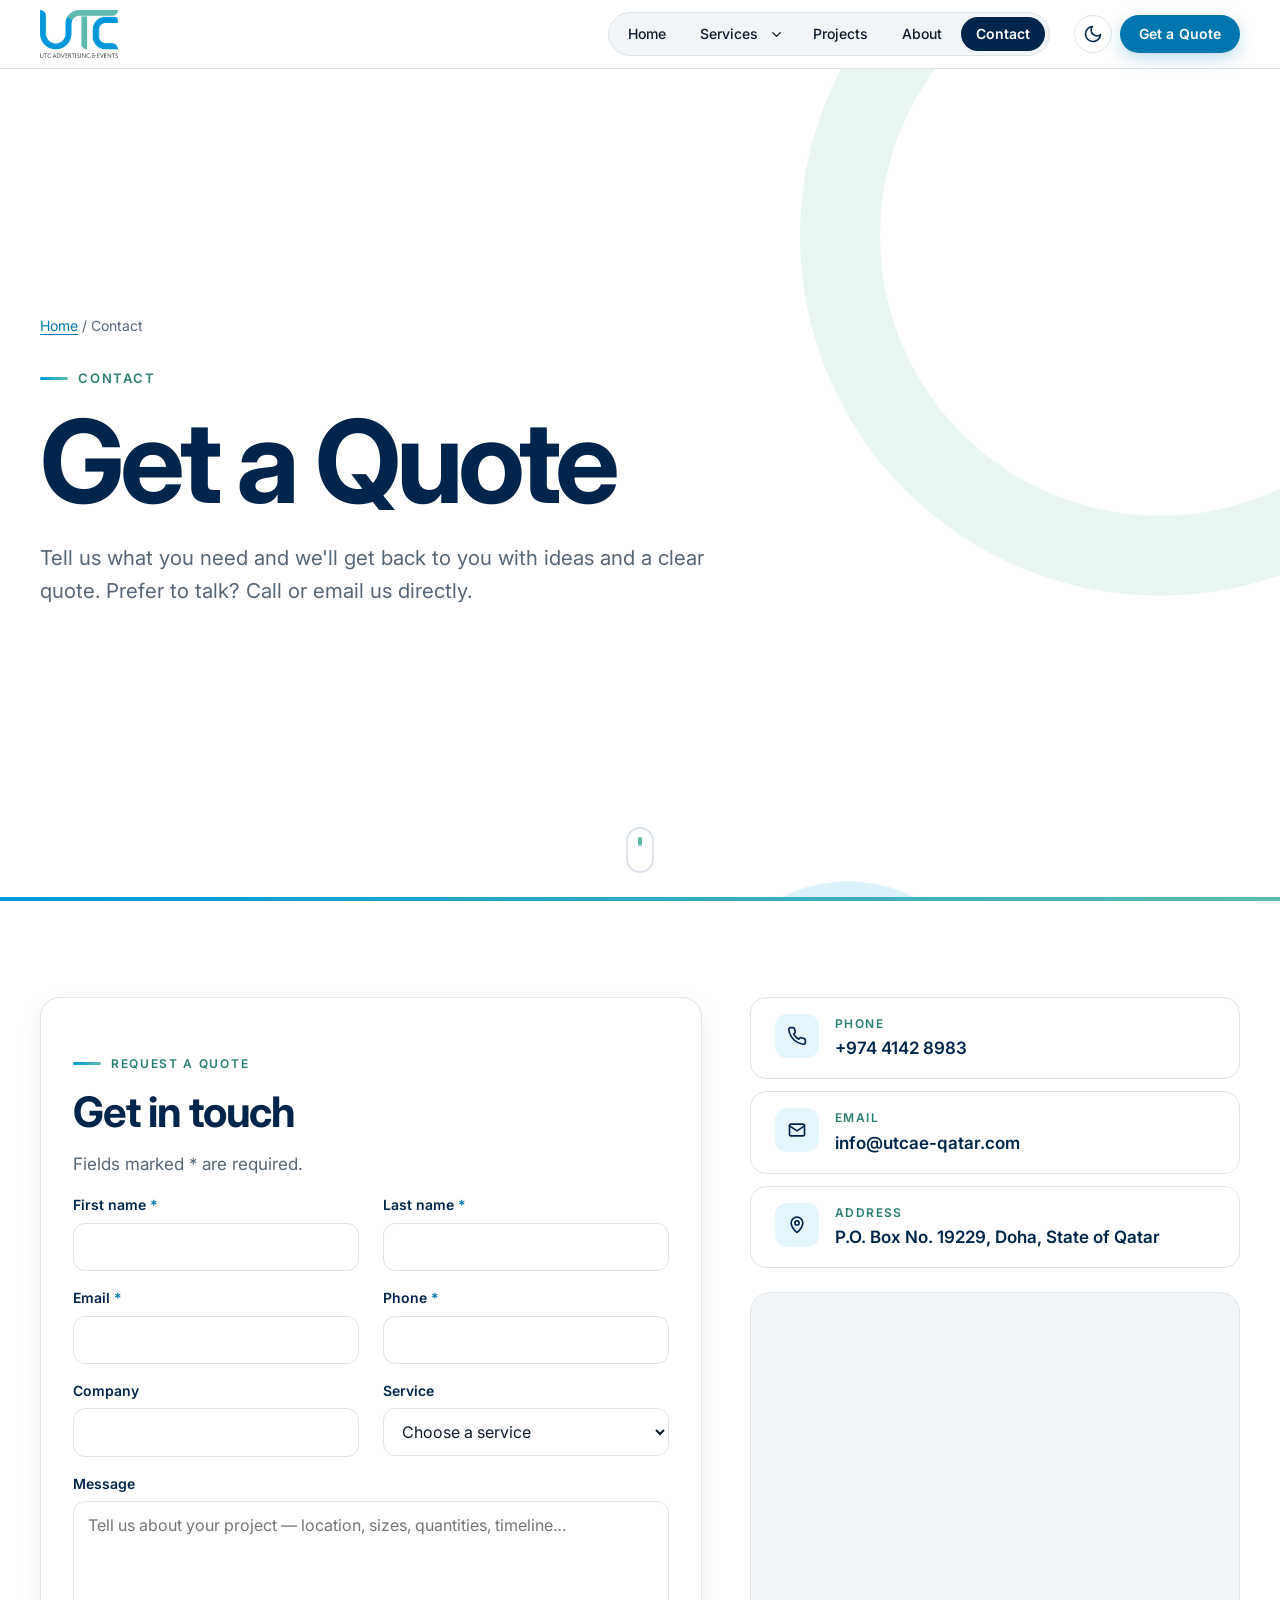
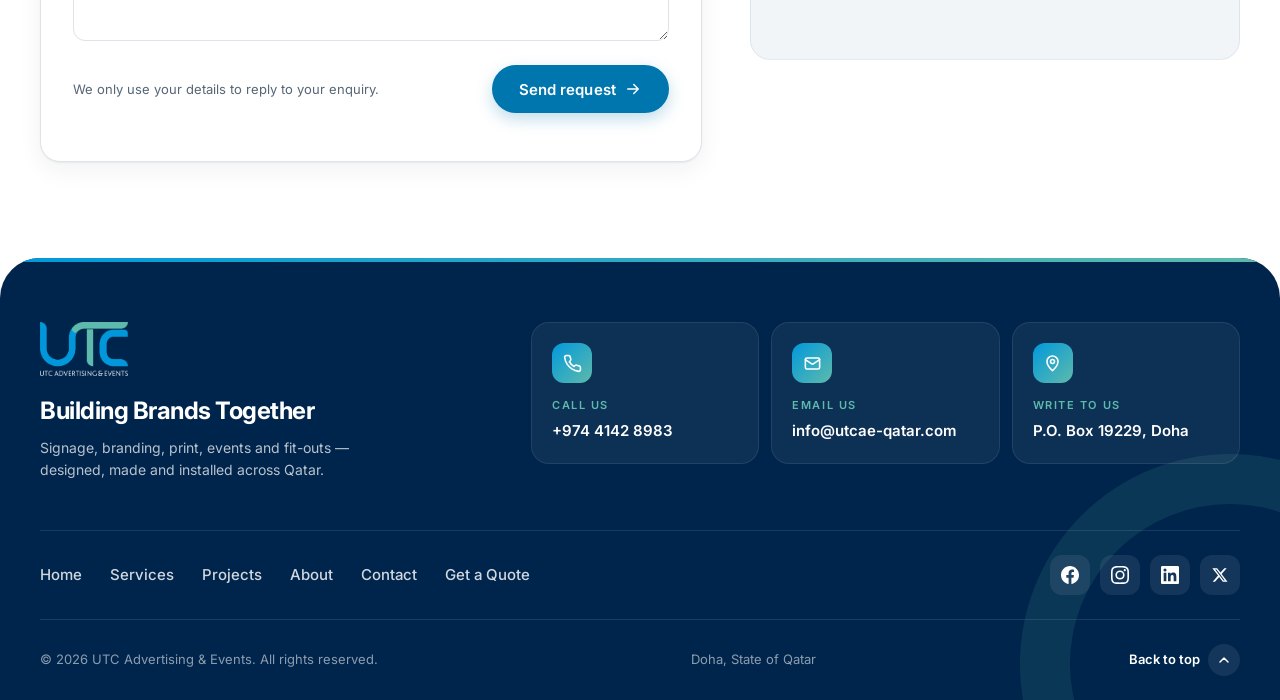
<file: contact.html>
<!doctype html>
<html lang="en" data-theme="light">
<head>
<meta charset="utf-8">
<meta name="viewport" content="width=device-width, initial-scale=1">
<title>Contact &amp; Get a Quote | UTC Advertising &amp; Events, Doha</title>
<meta name="description" content="Request a quote for signage, branding, printing, events or fit-out in Qatar. Call +974 4142 8983 or email info@utcae-qatar.com.">
<meta name="theme-color" content="#00254C">
<meta property="og:title" content="Contact &amp; Get a Quote | UTC Advertising &amp; Events, Doha">
<meta property="og:description" content="Request a quote for signage, branding, printing, events or fit-out in Qatar. Call +974 4142 8983 or email info@utcae-qatar.com.">
<meta property="og:type" content="website">
<meta property="og:image" content="assets/img/projects/ahlibank5.jpg">
<link rel="icon" type="image/png" href="assets/img/favicon.png">
<link rel="preconnect" href="https://fonts.googleapis.com">
<link rel="preconnect" href="https://fonts.gstatic.com" crossorigin>
<link href="https://fonts.googleapis.com/css2?family=Inter:opsz,wght@14..32,400..700&display=swap" rel="stylesheet">
<link rel="stylesheet" href="assets/css/styles.css">
<script>(function(d){d.classList.add("js");if(!("CSSViewTransitionRule" in window))d.classList.add("no-vt");try{var t=localStorage.getItem("utc-theme");if(t)d.setAttribute("data-theme",t)}catch(e){}})(document.documentElement)</script>
</head>
<body>
<a class="skip-link" href="#main">Skip to content</a>
<header class="site-header">
  <div class="container header-inner">
    <a class="brand" href="index.html" aria-label="UTC Advertising &amp; Events — home">
      <img class="logo-light" src="assets/img/utc-logo.png" alt="UTC Advertising &amp; Events" width="900" height="554">
      <img class="logo-dark" src="assets/img/utc-logo-white.png" alt="UTC Advertising &amp; Events" width="900" height="554">
    </a>
    <nav class="nav" id="site-nav" aria-label="Main">
      <ul class="nav-pill">
        <li><a href="index.html">Home</a></li>
        <li class="has-menu">
          <a href="services.html">Services</a><button class="submenu-toggle" type="button" aria-expanded="false" aria-controls="services-menu" aria-label="Show services"><svg viewBox="0 0 24 24" fill="none" stroke="currentColor" stroke-width="2.2" stroke-linecap="round" stroke-linejoin="round" aria-hidden="true"><path d="M6 9l6 6 6-6"/></svg></button>
          <div class="mega" id="services-menu">
            <ul class="mega-grid">
              <li><a href="services.html#signage"><img src="assets/img/thumbs/ahlibank5.jpg" alt="" width="48" height="48" loading="lazy"><span><b>Signage and Branding</b><small>Bold signage and branding that command attention and build instant recognition.</small></span></a></li>
              <li><a href="services.html#printing"><img src="assets/img/thumbs/qatar-social-work2.jpg" alt="" width="48" height="48" loading="lazy"><span><b>Digital Printing</b><small>High-quality prints with vibrant detail, delivered fast for all your business needs.</small></span></a></li>
              <li><a href="services.html#communications"><img src="assets/img/thumbs/arab2.jpg" alt="" width="48" height="48" loading="lazy"><span><b>Corporate Communications</b><small>Clear, impactful messaging that builds trust and aligns your brand with your audience.</small></span></a></li>
              <li><a href="services.html#events"><img src="assets/img/thumbs/arab3.jpg" alt="" width="48" height="48" loading="lazy"><span><b>Events &amp; Exhibitions</b><small>Immersive event experiences that elevate your brand and engage your target audience.</small></span></a></li>
              <li><a href="services.html#gifts"><img src="assets/img/thumbs/arab7.jpg" alt="" width="48" height="48" loading="lazy"><span><b>Corporate Gift Items</b><small>Customized gifts that strengthen relationships and leave lasting impressions.</small></span></a></li>
              <li><a href="services.html#fitout"><img src="assets/img/thumbs/dhl3.jpg" alt="" width="48" height="48" loading="lazy"><span><b>Interior Fit Outs</b><small>Transform your space into a functional, branded environment that inspires.</small></span></a></li>
              <li><a href="services.html#email"><img src="assets/img/thumbs/ooredoo3.jpg" alt="" width="48" height="48" loading="lazy"><span><b>Email Marketing</b><small>Targeted campaigns that boost engagement, build loyalty, and drive measurable results.</small></span></a></li>
              <li><a href="services.html#web"><img src="assets/img/thumbs/ooredoo1.jpg" alt="" width="48" height="48" loading="lazy"><span><b>Web Design &amp; Development</b><small>Modern, responsive websites built to impress, engage, and convert visitors.</small></span></a></li>
            </ul>
            <a class="mega-all" href="services.html">View all services <svg viewBox="0 0 24 24" fill="none" stroke="currentColor" stroke-width="2" stroke-linecap="round" stroke-linejoin="round" aria-hidden="true"><path d="M5 12h14M13 6l6 6-6 6"/></svg></a>
          </div>
        </li>
        <li><a href="gallery.html">Projects</a></li>
        <li><a href="about.html">About</a></li>
        <li><a href="contact.html" aria-current="page">Contact</a></li>
      </ul>
    </nav>
    <div class="header-actions">
      <button class="icon-btn theme-toggle" type="button" aria-label="Switch to dark theme"><svg class="i-moon" viewBox="0 0 24 24" fill="none" stroke="currentColor" stroke-width="2" stroke-linecap="round" stroke-linejoin="round" aria-hidden="true"><path d="M21 12.8A9 9 0 1 1 11.2 3a7 7 0 0 0 9.8 9.8z"/></svg><svg class="i-sun" viewBox="0 0 24 24" fill="none" stroke="currentColor" stroke-width="2" stroke-linecap="round" aria-hidden="true"><circle cx="12" cy="12" r="4"/><path d="M12 2v2M12 20v2M4.9 4.9l1.4 1.4M17.7 17.7l1.4 1.4M2 12h2M20 12h2M4.9 19.1l1.4-1.4M17.7 6.3l1.4-1.4"/></svg></button>
      <a class="btn btn-primary btn-sm btn-quote" href="contact.html#quote">Get a Quote</a>
      <button class="icon-btn nav-toggle" type="button" aria-controls="site-nav" aria-expanded="false" aria-label="Open menu"><svg viewBox="0 0 24 24" fill="none" stroke="currentColor" stroke-width="2" stroke-linecap="round" aria-hidden="true"><path d="M4 7h16M4 12h16M4 17h16"/></svg></button>
    </div>
  </div>
</header>
<div class="scroll-progress" aria-hidden="true"></div>
<main id="main">

<section class="page-hero">
  <span class="arc arc-1"></span><span class="arc arc-2"></span>
  <div class="container">
    <nav class="breadcrumb" aria-label="Breadcrumb"><a href="index.html">Home</a> / Contact</nav>
    <span class="label">Contact</span>
    <h1>Get a Quote</h1>
    <p class="lead">Tell us what you need and we'll get back to you with ideas and a clear quote. Prefer to talk? Call or email us directly.</p>
  </div>
  <a class="scroll-cue" href="#content" aria-label="Scroll to content"><span></span></a>
</section>
<div id="content"></div>

<section class="section">
  <div class="container contact-grid">
    <form class="form-card reveal" id="quote-form" novalidate>
      <span class="label" id="quote">Request a quote</span>
      <h2>Get in touch</h2>
      <p class="muted">Fields marked <span aria-hidden="true">*</span> are required.</p>
      <div class="form-grid">
        <div class="field"><label for="first-name">First name <span class="req">*</span></label><input id="first-name" name="first-name" autocomplete="given-name" required><span class="error">Please enter your first name.</span></div>
        <div class="field"><label for="last-name">Last name <span class="req">*</span></label><input id="last-name" name="last-name" autocomplete="family-name" required><span class="error">Please enter your last name.</span></div>
        <div class="field"><label for="email">Email <span class="req">*</span></label><input id="email" name="email" type="email" autocomplete="email" required><span class="error">Please enter a valid email.</span></div>
        <div class="field"><label for="phone">Phone <span class="req">*</span></label><input id="phone" name="phone" type="tel" autocomplete="tel" required><span class="error">Please enter your phone number.</span></div>
        <div class="field"><label for="company">Company</label><input id="company" name="company" autocomplete="organization"></div>
        <div class="field"><label for="service">Service</label>
          <select id="service" name="service">
              <option value="">Choose a service</option>
              <option>Signage and Branding</option>
              <option>Digital Printing</option>
              <option>Corporate Communications</option>
              <option>Events &amp; Exhibitions</option>
              <option>Corporate Gift Items</option>
              <option>Interior Fit Outs</option>
              <option>Email Marketing</option>
              <option>Web Design &amp; Development</option>
          </select>
        </div>
        <div class="field full"><label for="message">Message</label><textarea id="message" name="message" placeholder="Tell us about your project — location, sizes, quantities, timeline…"></textarea></div>
      </div>
      <div class="form-foot">
        <small>We only use your details to reply to your enquiry.</small>
        <button class="btn btn-primary" type="submit">Send request <svg viewBox="0 0 24 24" fill="none" stroke="currentColor" stroke-width="2" stroke-linecap="round" stroke-linejoin="round" aria-hidden="true"><path d="M5 12h14M13 6l6 6-6 6"/></svg></button>
      </div>
      <div class="form-status" role="status">Thank you! Your email app should now open with your request — just press send. You can also reach us on <a href="tel:+97441428983">+974 4142 8983</a>.</div>
    </form>

    <aside class="reveal">
      <ul class="info-list">
        <li class="info-item"><span class="info-icon"><svg viewBox="0 0 24 24" fill="none" stroke="currentColor" stroke-width="2" stroke-linecap="round" stroke-linejoin="round" aria-hidden="true"><path d="M22 16.9v3a2 2 0 0 1-2.2 2 19.8 19.8 0 0 1-8.6-3.1 19.5 19.5 0 0 1-6-6A19.8 19.8 0 0 1 2.1 4.2 2 2 0 0 1 4.1 2h3a2 2 0 0 1 2 1.7c.1.9.4 1.8.7 2.7a2 2 0 0 1-.5 2.1L8 9.8a16 16 0 0 0 6 6l1.3-1.3a2 2 0 0 1 2.1-.4c.9.3 1.8.6 2.7.7a2 2 0 0 1 1.7 2z"/></svg></span><div><small>Phone</small><a href="tel:+97441428983">+974 4142 8983</a></div></li>
        <li class="info-item"><span class="info-icon"><svg viewBox="0 0 24 24" fill="none" stroke="currentColor" stroke-width="2" stroke-linecap="round" stroke-linejoin="round" aria-hidden="true"><rect x="3" y="5" width="18" height="14" rx="2"/><path d="M3 7l9 6 9-6"/></svg></span><div><small>Email</small><a href="mailto:info@utcae-qatar.com">info@utcae-qatar.com</a></div></li>
        <li class="info-item"><span class="info-icon"><svg viewBox="0 0 24 24" fill="none" stroke="currentColor" stroke-width="2" stroke-linecap="round" stroke-linejoin="round" aria-hidden="true"><path d="M12 21s-7-6.2-7-11.5A7 7 0 0 1 19 9.5C19 14.8 12 21 12 21z"/><circle cx="12" cy="9.5" r="2.5"/></svg></span><div><small>Address</small><span>P.O. Box No. 19229, Doha, State of Qatar</span></div></li>
      </ul>
      <!-- TODO: replace the query with UTC's verified office location / Google Maps place -->
      <div class="map">
        <iframe title="UTC Advertising &amp; Events on Google Maps" src="https://maps.google.com/maps?q=UTC%20Advertising%20%26%20Events%2C%20Doha%2C%20Qatar&amp;z=13&amp;output=embed" loading="lazy" referrerpolicy="no-referrer-when-downgrade"></iframe>
      </div>
    </aside>
  </div>
</section>
</main>
<footer class="site-footer">
  <span class="arc"></span>
  <div class="container">
    <div class="footer-top">
      <div class="footer-intro">
        <a class="footer-logo" href="index.html" aria-label="UTC Advertising &amp; Events — home"><img src="assets/img/utc-logo-white.png" alt="UTC Advertising &amp; Events" width="900" height="554" loading="lazy"></a>
        <p class="footer-title">Building Brands Together</p>
        <p class="footer-blurb">Signage, branding, print, events and fit-outs — designed, made and installed across Qatar.</p>
      </div>
      <div class="footer-cards">
        <a class="f-card" href="tel:+97441428983"><span class="f-icon"><svg viewBox="0 0 24 24" fill="none" stroke="currentColor" stroke-width="2" stroke-linecap="round" stroke-linejoin="round" aria-hidden="true"><path d="M22 16.9v3a2 2 0 0 1-2.2 2 19.8 19.8 0 0 1-8.6-3.1 19.5 19.5 0 0 1-6-6A19.8 19.8 0 0 1 2.1 4.2 2 2 0 0 1 4.1 2h3a2 2 0 0 1 2 1.7c.1.9.4 1.8.7 2.7a2 2 0 0 1-.5 2.1L8 9.8a16 16 0 0 0 6 6l1.3-1.3a2 2 0 0 1 2.1-.4c.9.3 1.8.6 2.7.7a2 2 0 0 1 1.7 2z"/></svg></span><span><small>Call us</small><strong>+974 4142 8983</strong></span></a>
        <a class="f-card" href="mailto:info@utcae-qatar.com"><span class="f-icon"><svg viewBox="0 0 24 24" fill="none" stroke="currentColor" stroke-width="2" stroke-linecap="round" stroke-linejoin="round" aria-hidden="true"><rect x="3" y="5" width="18" height="14" rx="2"/><path d="M3 7l9 6 9-6"/></svg></span><span><small>Email us</small><strong>info@utcae-qatar.com</strong></span></a>
        <div class="f-card"><span class="f-icon"><svg viewBox="0 0 24 24" fill="none" stroke="currentColor" stroke-width="2" stroke-linecap="round" stroke-linejoin="round" aria-hidden="true"><path d="M12 21s-7-6.2-7-11.5A7 7 0 0 1 19 9.5C19 14.8 12 21 12 21z"/><circle cx="12" cy="9.5" r="2.5"/></svg></span><span><small>Write to us</small><strong>P.O. Box 19229, Doha</strong></span></div>
      </div>
    </div>
    <div class="footer-mid">
      <nav class="footer-nav" aria-label="Footer">
        <a href="index.html">Home</a>
        <a href="services.html">Services</a>
        <a href="gallery.html">Projects</a>
        <a href="about.html">About</a>
        <a href="contact.html">Contact</a>
        <a href="contact.html#quote">Get a Quote</a>
      </nav>
      <div class="socials">
        <!-- TODO: replace with UTC's official profile URLs -->
        <a class="s-fb" href="https://www.facebook.com/" aria-label="Facebook" rel="noopener" target="_blank"><svg viewBox="0 0 24 24" fill="currentColor" aria-hidden="true"><path d="M24 12.07C24 5.41 18.63 0 12 0S0 5.4 0 12.07C0 18.1 4.39 23.1 10.13 24v-8.44H7.08v-3.49h3.04V9.41c0-3.02 1.8-4.7 4.54-4.7 1.31 0 2.68.24 2.68.24v2.97h-1.5c-1.5 0-1.96.93-1.96 1.89v2.26h3.32l-.53 3.5h-2.8V24C19.62 23.1 24 18.1 24 12.07"/></svg></a>
        <a class="s-ig" href="https://www.instagram.com/" aria-label="Instagram" rel="noopener" target="_blank"><svg viewBox="0 0 24 24" fill="currentColor" aria-hidden="true"><path d="M12 2.16c3.2 0 3.58.01 4.85.07 3.25.15 4.77 1.69 4.92 4.92.06 1.27.07 1.65.07 4.85s-.01 3.58-.07 4.85c-.15 3.23-1.66 4.77-4.92 4.92-1.27.06-1.64.07-4.85.07s-3.58-.01-4.85-.07c-3.26-.15-4.77-1.7-4.92-4.92C2.17 15.58 2.16 15.2 2.16 12s.01-3.58.07-4.85C2.38 3.92 3.9 2.38 7.15 2.23 8.42 2.17 8.8 2.16 12 2.16zM12 0C8.74 0 8.33.01 7.05.07 2.7.27.27 2.69.07 7.05.01 8.33 0 8.74 0 12s.01 3.67.07 4.95c.2 4.36 2.62 6.78 6.98 6.98C8.33 23.99 8.74 24 12 24s3.67-.01 4.95-.07c4.35-.2 6.78-2.62 6.98-6.98.06-1.28.07-1.69.07-4.95s-.01-3.67-.07-4.95C23.73 2.7 21.31.27 16.95.07 15.67.01 15.26 0 12 0zm0 5.84a6.16 6.16 0 1 0 0 12.32 6.16 6.16 0 0 0 0-12.32zM12 16a4 4 0 1 1 0-8 4 4 0 0 1 0 8zm6.4-11.85a1.44 1.44 0 1 0 0 2.88 1.44 1.44 0 0 0 0-2.88z"/></svg></a>
        <a class="s-li" href="https://www.linkedin.com/" aria-label="LinkedIn" rel="noopener" target="_blank"><svg viewBox="0 0 24 24" fill="currentColor" aria-hidden="true"><path d="M20.45 20.45h-3.56v-5.57c0-1.33-.02-3.04-1.85-3.04-1.85 0-2.14 1.45-2.14 2.94v5.67H9.35V9h3.41v1.56h.05c.48-.9 1.64-1.85 3.37-1.85 3.6 0 4.27 2.37 4.27 5.46v6.28zM5.34 7.43a2.06 2.06 0 1 1 0-4.12 2.06 2.06 0 0 1 0 4.12zM7.12 20.45H3.56V9h3.56v11.45zM22.22 0H1.77C.79 0 0 .77 0 1.73v20.54C0 23.23.79 24 1.77 24h20.45c.98 0 1.78-.77 1.78-1.73V1.73C24 .77 23.2 0 22.22 0z"/></svg></a>
        <a class="s-x" href="https://twitter.com/" aria-label="X" rel="noopener" target="_blank"><svg viewBox="0 0 24 24" fill="currentColor" aria-hidden="true"><path d="M17.8 3h3.1l-6.8 7.7L22 21h-6.2l-4.9-6.3L5.3 21H2.2l7.2-8.3L1.8 3h6.4l4.4 5.8L17.8 3zm-1.1 16.2h1.7L7.3 4.7H5.5l11.2 14.5z"/></svg></a>
      </div>
    </div>
    <div class="footer-bottom">
      <span>&copy; <span data-year>2026</span> UTC Advertising &amp; Events. All rights reserved.</span>
      <span class="footer-loc">Doha, State of Qatar</span>
      <a class="to-top" href="#main" aria-label="Back to top">Back to top <span><svg viewBox="0 0 24 24" fill="none" stroke="currentColor" stroke-width="2.2" stroke-linecap="round" stroke-linejoin="round" aria-hidden="true"><path d="M6 9l6 6 6-6"/></svg></span></a>
    </div>
  </div>
</footer>
<script src="assets/js/main.js" defer></script>
</body>
</html>
</file>
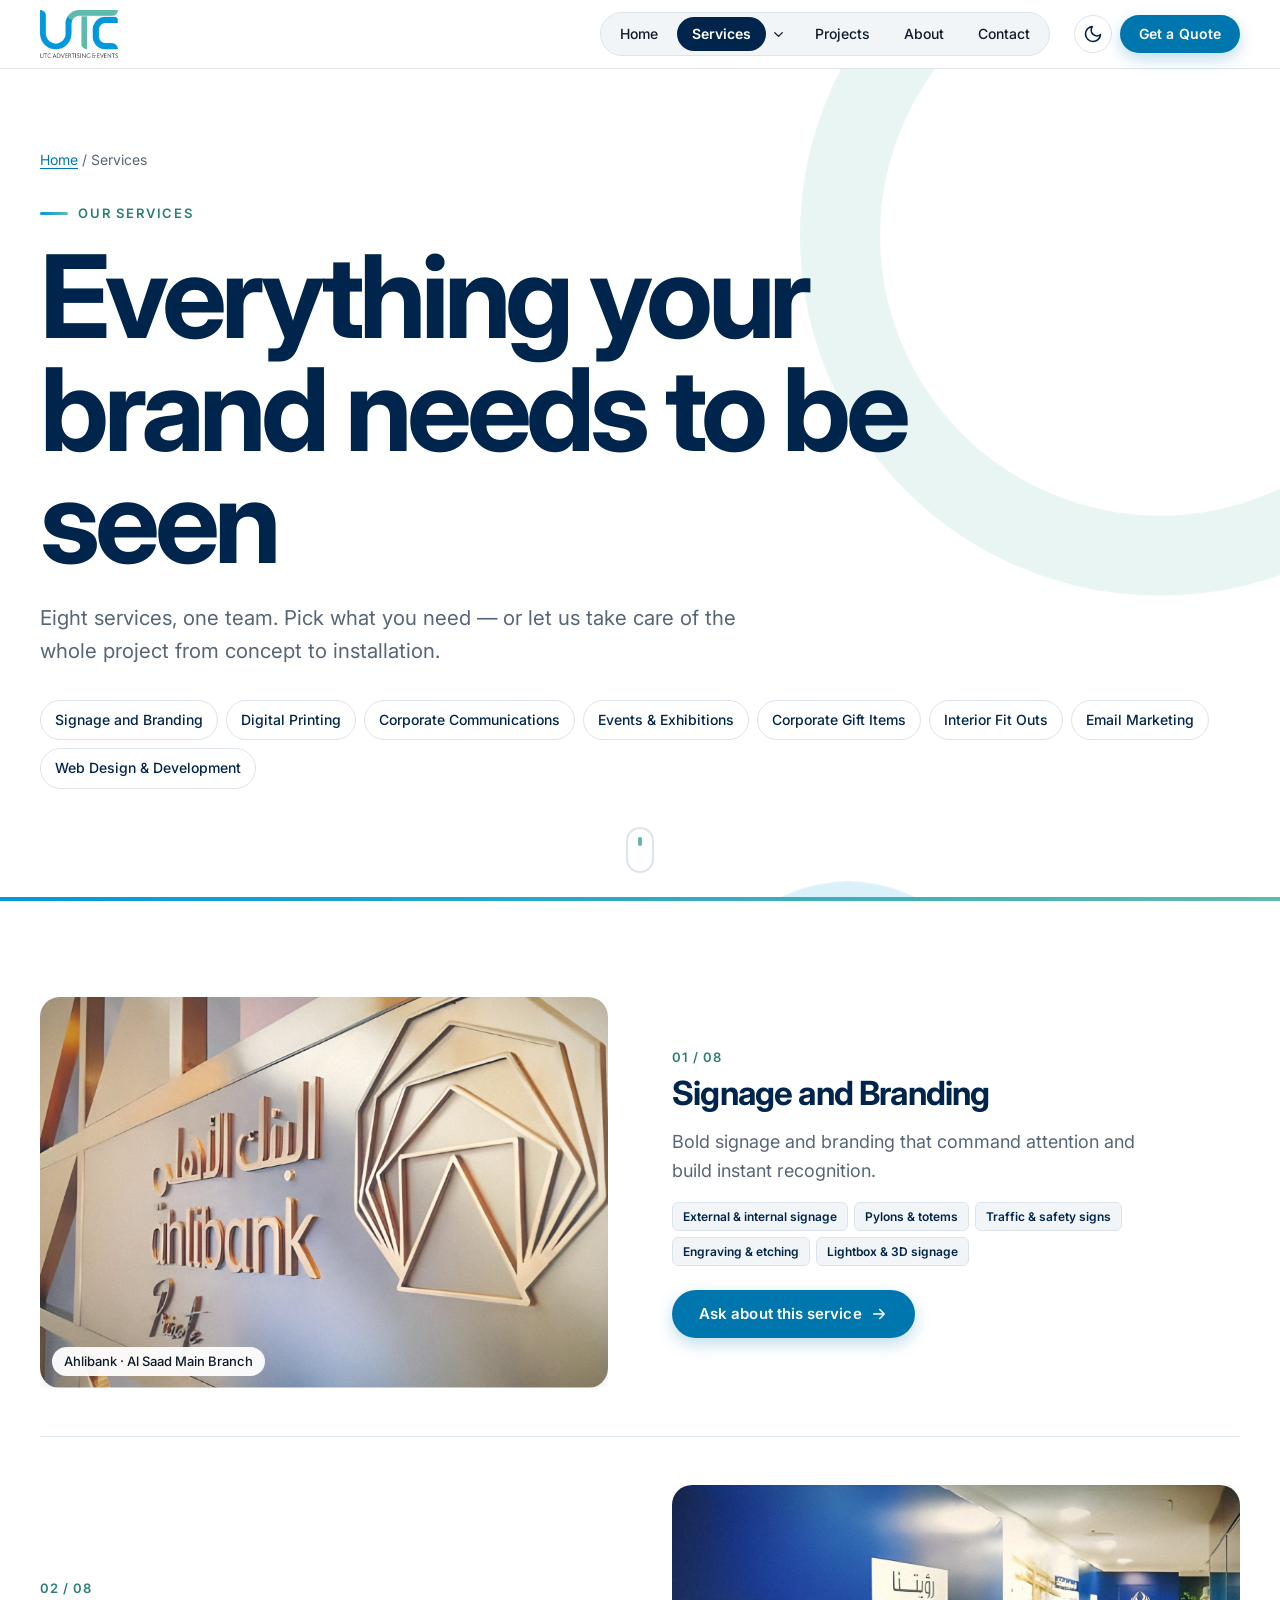
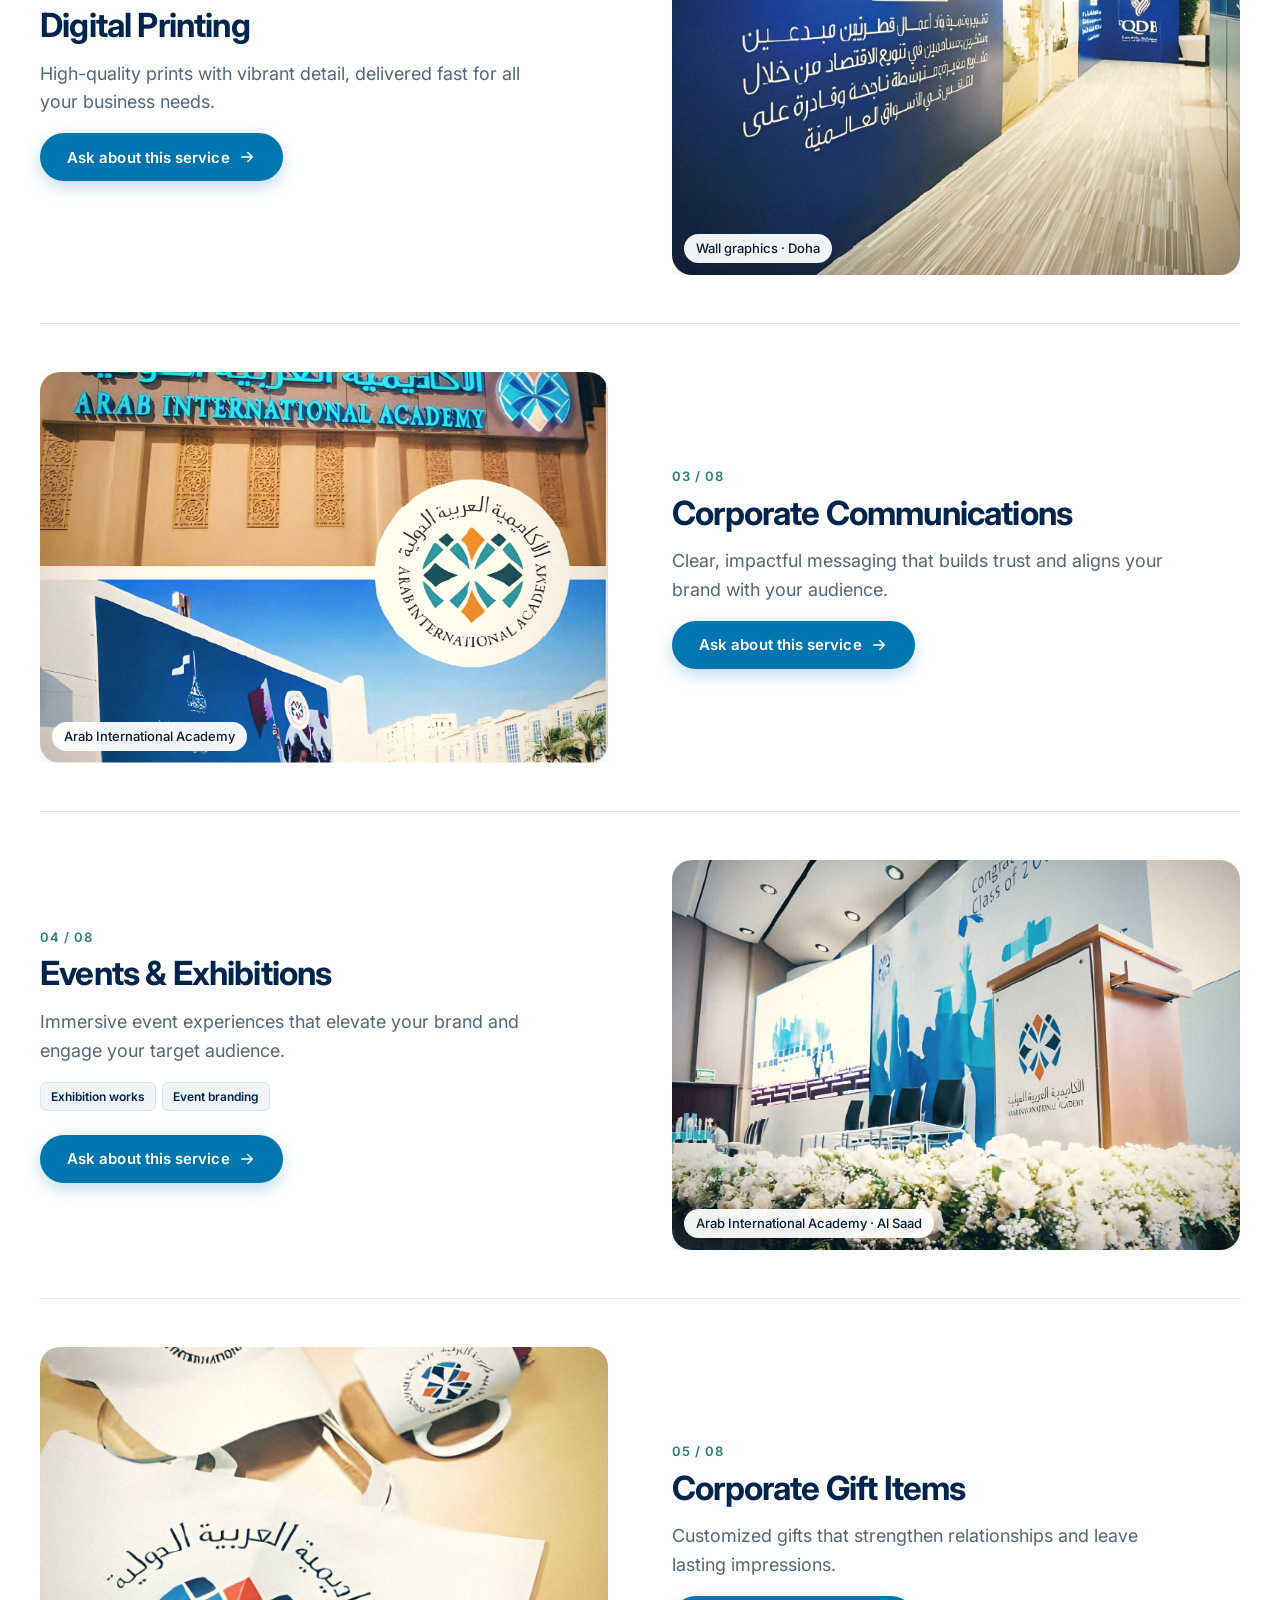
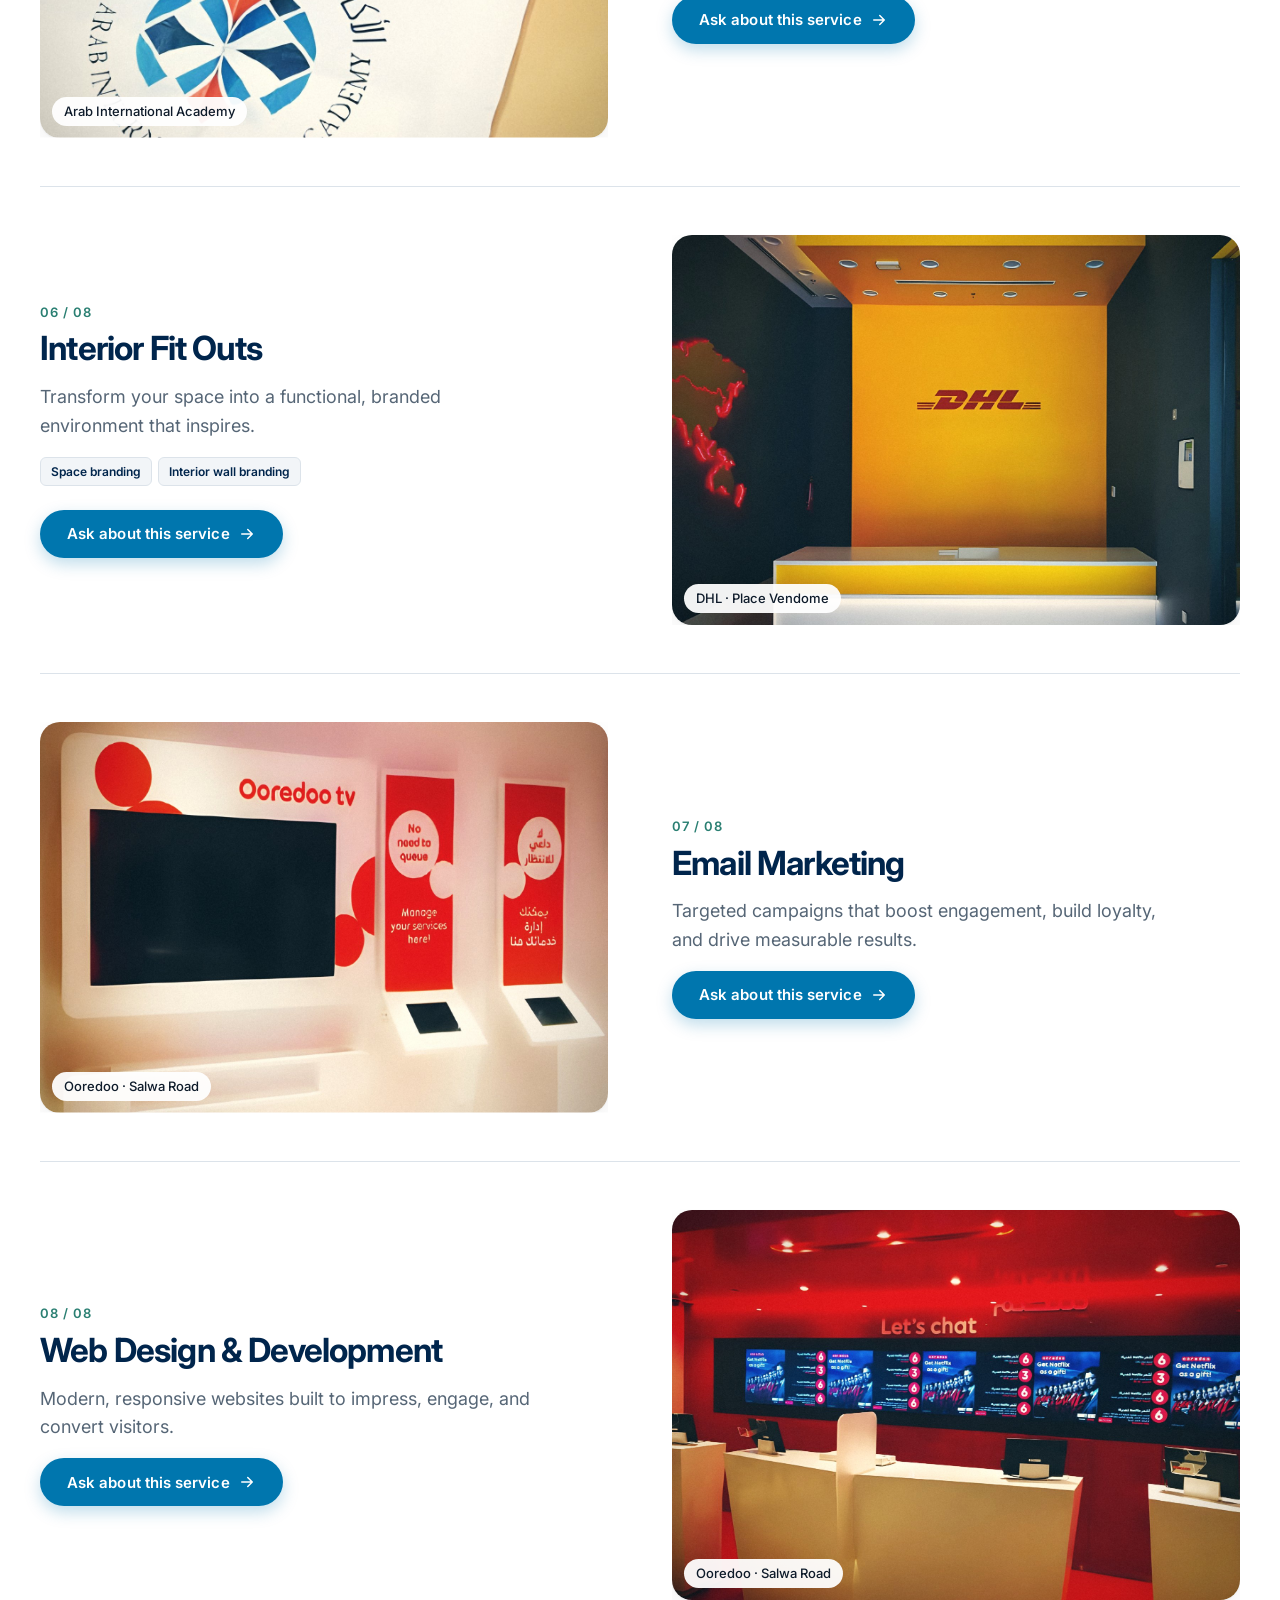
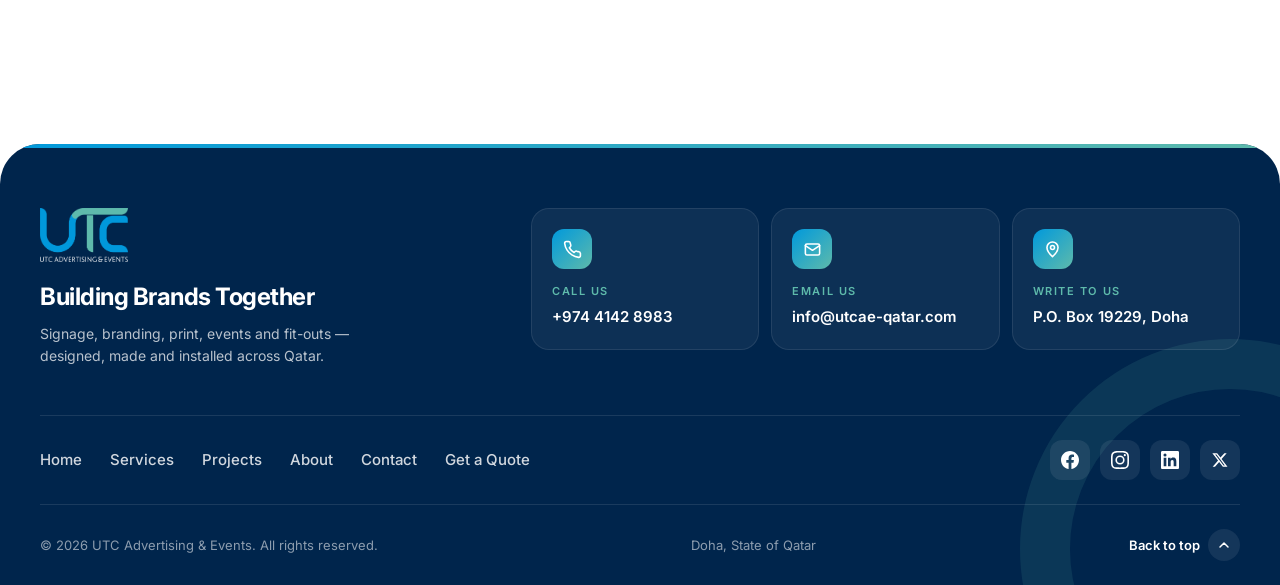
<file: services.html>
<!doctype html>
<html lang="en" data-theme="light">
<head>
<meta charset="utf-8">
<meta name="viewport" content="width=device-width, initial-scale=1">
<title>Services | UTC Advertising &amp; Events, Doha</title>
<meta name="description" content="Signage and branding, digital printing, corporate communications, events &amp; exhibitions, corporate gifts, interior fit outs, email marketing and web design in Qatar.">
<meta name="theme-color" content="#00254C">
<meta property="og:title" content="Services | UTC Advertising &amp; Events, Doha">
<meta property="og:description" content="Signage and branding, digital printing, corporate communications, events &amp; exhibitions, corporate gifts, interior fit outs, email marketing and web design in Qatar.">
<meta property="og:type" content="website">
<meta property="og:image" content="assets/img/projects/ahlibank5.jpg">
<link rel="icon" type="image/png" href="assets/img/favicon.png">
<link rel="preconnect" href="https://fonts.googleapis.com">
<link rel="preconnect" href="https://fonts.gstatic.com" crossorigin>
<link href="https://fonts.googleapis.com/css2?family=Inter:opsz,wght@14..32,400..700&display=swap" rel="stylesheet">
<link rel="stylesheet" href="assets/css/styles.css">
<script>(function(d){d.classList.add("js");if(!("CSSViewTransitionRule" in window))d.classList.add("no-vt");try{var t=localStorage.getItem("utc-theme");if(t)d.setAttribute("data-theme",t)}catch(e){}})(document.documentElement)</script>
</head>
<body>
<a class="skip-link" href="#main">Skip to content</a>
<header class="site-header">
  <div class="container header-inner">
    <a class="brand" href="index.html" aria-label="UTC Advertising &amp; Events — home">
      <img class="logo-light" src="assets/img/utc-logo.png" alt="UTC Advertising &amp; Events" width="900" height="554">
      <img class="logo-dark" src="assets/img/utc-logo-white.png" alt="UTC Advertising &amp; Events" width="900" height="554">
    </a>
    <nav class="nav" id="site-nav" aria-label="Main">
      <ul class="nav-pill">
        <li><a href="index.html">Home</a></li>
        <li class="has-menu">
          <a href="services.html" aria-current="page">Services</a><button class="submenu-toggle" type="button" aria-expanded="false" aria-controls="services-menu" aria-label="Show services"><svg viewBox="0 0 24 24" fill="none" stroke="currentColor" stroke-width="2.2" stroke-linecap="round" stroke-linejoin="round" aria-hidden="true"><path d="M6 9l6 6 6-6"/></svg></button>
          <div class="mega" id="services-menu">
            <ul class="mega-grid">
              <li><a href="services.html#signage"><img src="assets/img/thumbs/ahlibank5.jpg" alt="" width="48" height="48" loading="lazy"><span><b>Signage and Branding</b><small>Bold signage and branding that command attention and build instant recognition.</small></span></a></li>
              <li><a href="services.html#printing"><img src="assets/img/thumbs/qatar-social-work2.jpg" alt="" width="48" height="48" loading="lazy"><span><b>Digital Printing</b><small>High-quality prints with vibrant detail, delivered fast for all your business needs.</small></span></a></li>
              <li><a href="services.html#communications"><img src="assets/img/thumbs/arab2.jpg" alt="" width="48" height="48" loading="lazy"><span><b>Corporate Communications</b><small>Clear, impactful messaging that builds trust and aligns your brand with your audience.</small></span></a></li>
              <li><a href="services.html#events"><img src="assets/img/thumbs/arab3.jpg" alt="" width="48" height="48" loading="lazy"><span><b>Events &amp; Exhibitions</b><small>Immersive event experiences that elevate your brand and engage your target audience.</small></span></a></li>
              <li><a href="services.html#gifts"><img src="assets/img/thumbs/arab7.jpg" alt="" width="48" height="48" loading="lazy"><span><b>Corporate Gift Items</b><small>Customized gifts that strengthen relationships and leave lasting impressions.</small></span></a></li>
              <li><a href="services.html#fitout"><img src="assets/img/thumbs/dhl3.jpg" alt="" width="48" height="48" loading="lazy"><span><b>Interior Fit Outs</b><small>Transform your space into a functional, branded environment that inspires.</small></span></a></li>
              <li><a href="services.html#email"><img src="assets/img/thumbs/ooredoo3.jpg" alt="" width="48" height="48" loading="lazy"><span><b>Email Marketing</b><small>Targeted campaigns that boost engagement, build loyalty, and drive measurable results.</small></span></a></li>
              <li><a href="services.html#web"><img src="assets/img/thumbs/ooredoo1.jpg" alt="" width="48" height="48" loading="lazy"><span><b>Web Design &amp; Development</b><small>Modern, responsive websites built to impress, engage, and convert visitors.</small></span></a></li>
            </ul>
            <a class="mega-all" href="services.html">View all services <svg viewBox="0 0 24 24" fill="none" stroke="currentColor" stroke-width="2" stroke-linecap="round" stroke-linejoin="round" aria-hidden="true"><path d="M5 12h14M13 6l6 6-6 6"/></svg></a>
          </div>
        </li>
        <li><a href="gallery.html">Projects</a></li>
        <li><a href="about.html">About</a></li>
        <li><a href="contact.html">Contact</a></li>
      </ul>
    </nav>
    <div class="header-actions">
      <button class="icon-btn theme-toggle" type="button" aria-label="Switch to dark theme"><svg class="i-moon" viewBox="0 0 24 24" fill="none" stroke="currentColor" stroke-width="2" stroke-linecap="round" stroke-linejoin="round" aria-hidden="true"><path d="M21 12.8A9 9 0 1 1 11.2 3a7 7 0 0 0 9.8 9.8z"/></svg><svg class="i-sun" viewBox="0 0 24 24" fill="none" stroke="currentColor" stroke-width="2" stroke-linecap="round" aria-hidden="true"><circle cx="12" cy="12" r="4"/><path d="M12 2v2M12 20v2M4.9 4.9l1.4 1.4M17.7 17.7l1.4 1.4M2 12h2M20 12h2M4.9 19.1l1.4-1.4M17.7 6.3l1.4-1.4"/></svg></button>
      <a class="btn btn-primary btn-sm btn-quote" href="contact.html#quote">Get a Quote</a>
      <button class="icon-btn nav-toggle" type="button" aria-controls="site-nav" aria-expanded="false" aria-label="Open menu"><svg viewBox="0 0 24 24" fill="none" stroke="currentColor" stroke-width="2" stroke-linecap="round" aria-hidden="true"><path d="M4 7h16M4 12h16M4 17h16"/></svg></button>
    </div>
  </div>
</header>
<div class="scroll-progress" aria-hidden="true"></div>
<main id="main">

<section class="page-hero">
  <span class="arc arc-1"></span><span class="arc arc-2"></span>
  <div class="container">
    <nav class="breadcrumb" aria-label="Breadcrumb"><a href="index.html">Home</a> / Services</nav>
    <span class="label">Our services</span>
    <h1>Everything your brand needs to be seen</h1>
    <p class="lead">Eight services, one team. Pick what you need — or let us take care of the whole project from concept to installation.</p>
    <div class="service-index"><a href="#signage">Signage and Branding</a><a href="#printing">Digital Printing</a><a href="#communications">Corporate Communications</a><a href="#events">Events &amp; Exhibitions</a><a href="#gifts">Corporate Gift Items</a><a href="#fitout">Interior Fit Outs</a><a href="#email">Email Marketing</a><a href="#web">Web Design &amp; Development</a></div>
  </div>
  <a class="scroll-cue" href="#content" aria-label="Scroll to content"><span></span></a>
</section>
<div id="content"></div>

<section class="section">
  <div class="container">
    <article class="service-row reveal" id="signage">
      <div class="service-media"><img src="assets/img/projects/ahlibank5.jpg" alt="Signage and Branding — Ahlibank · Al Saad Main Branch" loading="lazy"><span class="photo-tag">Ahlibank · Al Saad Main Branch</span></div>
      <div class="service-copy">
        <span class="service-num">01 / 08</span>
        <h2>Signage and Branding</h2>
        <p>Bold signage and branding that command attention and build instant recognition.</p>
        <div class="tags"><span class="tag">External &amp; internal signage</span><span class="tag">Pylons &amp; totems</span><span class="tag">Traffic &amp; safety signs</span><span class="tag">Engraving &amp; etching</span><span class="tag">Lightbox &amp; 3D signage</span></div>
        <div class="btn-row">
          <a class="btn btn-primary" href="contact.html?service=Signage%20and%20Branding#quote">Ask about this service <svg viewBox="0 0 24 24" fill="none" stroke="currentColor" stroke-width="2" stroke-linecap="round" stroke-linejoin="round" aria-hidden="true"><path d="M5 12h14M13 6l6 6-6 6"/></svg></a>
        </div>
      </div>
    </article>
    <article class="service-row reveal" id="printing">
      <div class="service-media"><img src="assets/img/projects/qatar-social-work2.jpg" alt="Digital Printing — Wall graphics · Doha" loading="lazy"><span class="photo-tag">Wall graphics · Doha</span></div>
      <div class="service-copy">
        <span class="service-num">02 / 08</span>
        <h2>Digital Printing</h2>
        <p>High-quality prints with vibrant detail, delivered fast for all your business needs.</p>
        <div class="btn-row">
          <a class="btn btn-primary" href="contact.html?service=Digital%20Printing#quote">Ask about this service <svg viewBox="0 0 24 24" fill="none" stroke="currentColor" stroke-width="2" stroke-linecap="round" stroke-linejoin="round" aria-hidden="true"><path d="M5 12h14M13 6l6 6-6 6"/></svg></a>
        </div>
      </div>
    </article>
    <article class="service-row reveal" id="communications">
      <div class="service-media"><img src="assets/img/projects/arab2.jpg" alt="Corporate Communications — Arab International Academy" loading="lazy"><span class="photo-tag">Arab International Academy</span></div>
      <div class="service-copy">
        <span class="service-num">03 / 08</span>
        <h2>Corporate Communications</h2>
        <p>Clear, impactful messaging that builds trust and aligns your brand with your audience.</p>
        <div class="btn-row">
          <a class="btn btn-primary" href="contact.html?service=Corporate%20Communications#quote">Ask about this service <svg viewBox="0 0 24 24" fill="none" stroke="currentColor" stroke-width="2" stroke-linecap="round" stroke-linejoin="round" aria-hidden="true"><path d="M5 12h14M13 6l6 6-6 6"/></svg></a>
        </div>
      </div>
    </article>
    <article class="service-row reveal" id="events">
      <div class="service-media"><img src="assets/img/projects/arab3.jpg" alt="Events &amp; Exhibitions — Arab International Academy · Al Saad" loading="lazy"><span class="photo-tag">Arab International Academy · Al Saad</span></div>
      <div class="service-copy">
        <span class="service-num">04 / 08</span>
        <h2>Events &amp; Exhibitions</h2>
        <p>Immersive event experiences that elevate your brand and engage your target audience.</p>
        <div class="tags"><span class="tag">Exhibition works</span><span class="tag">Event branding</span></div>
        <div class="btn-row">
          <a class="btn btn-primary" href="contact.html?service=Events%20%26%20Exhibitions#quote">Ask about this service <svg viewBox="0 0 24 24" fill="none" stroke="currentColor" stroke-width="2" stroke-linecap="round" stroke-linejoin="round" aria-hidden="true"><path d="M5 12h14M13 6l6 6-6 6"/></svg></a>
        </div>
      </div>
    </article>
    <article class="service-row reveal" id="gifts">
      <div class="service-media"><img src="assets/img/projects/arab7.jpg" alt="Corporate Gift Items — Arab International Academy" loading="lazy"><span class="photo-tag">Arab International Academy</span></div>
      <div class="service-copy">
        <span class="service-num">05 / 08</span>
        <h2>Corporate Gift Items</h2>
        <p>Customized gifts that strengthen relationships and leave lasting impressions.</p>
        <div class="btn-row">
          <a class="btn btn-primary" href="contact.html?service=Corporate%20Gift%20Items#quote">Ask about this service <svg viewBox="0 0 24 24" fill="none" stroke="currentColor" stroke-width="2" stroke-linecap="round" stroke-linejoin="round" aria-hidden="true"><path d="M5 12h14M13 6l6 6-6 6"/></svg></a>
        </div>
      </div>
    </article>
    <article class="service-row reveal" id="fitout">
      <div class="service-media"><img src="assets/img/projects/dhl3.jpg" alt="Interior Fit Outs — DHL · Place Vendome" loading="lazy"><span class="photo-tag">DHL · Place Vendome</span></div>
      <div class="service-copy">
        <span class="service-num">06 / 08</span>
        <h2>Interior Fit Outs</h2>
        <p>Transform your space into a functional, branded environment that inspires.</p>
        <div class="tags"><span class="tag">Space branding</span><span class="tag">Interior wall branding</span></div>
        <div class="btn-row">
          <a class="btn btn-primary" href="contact.html?service=Interior%20Fit%20Outs#quote">Ask about this service <svg viewBox="0 0 24 24" fill="none" stroke="currentColor" stroke-width="2" stroke-linecap="round" stroke-linejoin="round" aria-hidden="true"><path d="M5 12h14M13 6l6 6-6 6"/></svg></a>
        </div>
      </div>
    </article>
    <article class="service-row reveal" id="email">
      <div class="service-media"><img src="assets/img/projects/ooredoo3.jpg" alt="Email Marketing — Ooredoo · Salwa Road" loading="lazy"><span class="photo-tag">Ooredoo · Salwa Road</span></div>
      <div class="service-copy">
        <span class="service-num">07 / 08</span>
        <h2>Email Marketing</h2>
        <p>Targeted campaigns that boost engagement, build loyalty, and drive measurable results.</p>
        <div class="btn-row">
          <a class="btn btn-primary" href="contact.html?service=Email%20Marketing#quote">Ask about this service <svg viewBox="0 0 24 24" fill="none" stroke="currentColor" stroke-width="2" stroke-linecap="round" stroke-linejoin="round" aria-hidden="true"><path d="M5 12h14M13 6l6 6-6 6"/></svg></a>
        </div>
      </div>
    </article>
    <article class="service-row reveal" id="web">
      <div class="service-media"><img src="assets/img/projects/ooredoo1.jpg" alt="Web Design &amp; Development — Ooredoo · Salwa Road" loading="lazy"><span class="photo-tag">Ooredoo · Salwa Road</span></div>
      <div class="service-copy">
        <span class="service-num">08 / 08</span>
        <h2>Web Design &amp; Development</h2>
        <p>Modern, responsive websites built to impress, engage, and convert visitors.</p>
        <div class="btn-row">
          <a class="btn btn-primary" href="contact.html?service=Web%20Design%20%26%20Development#quote">Ask about this service <svg viewBox="0 0 24 24" fill="none" stroke="currentColor" stroke-width="2" stroke-linecap="round" stroke-linejoin="round" aria-hidden="true"><path d="M5 12h14M13 6l6 6-6 6"/></svg></a>
        </div>
      </div>
    </article>
  </div>
</section>
</main>
<footer class="site-footer">
  <span class="arc"></span>
  <div class="container">
    <div class="footer-top">
      <div class="footer-intro">
        <a class="footer-logo" href="index.html" aria-label="UTC Advertising &amp; Events — home"><img src="assets/img/utc-logo-white.png" alt="UTC Advertising &amp; Events" width="900" height="554" loading="lazy"></a>
        <p class="footer-title">Building Brands Together</p>
        <p class="footer-blurb">Signage, branding, print, events and fit-outs — designed, made and installed across Qatar.</p>
      </div>
      <div class="footer-cards">
        <a class="f-card" href="tel:+97441428983"><span class="f-icon"><svg viewBox="0 0 24 24" fill="none" stroke="currentColor" stroke-width="2" stroke-linecap="round" stroke-linejoin="round" aria-hidden="true"><path d="M22 16.9v3a2 2 0 0 1-2.2 2 19.8 19.8 0 0 1-8.6-3.1 19.5 19.5 0 0 1-6-6A19.8 19.8 0 0 1 2.1 4.2 2 2 0 0 1 4.1 2h3a2 2 0 0 1 2 1.7c.1.9.4 1.8.7 2.7a2 2 0 0 1-.5 2.1L8 9.8a16 16 0 0 0 6 6l1.3-1.3a2 2 0 0 1 2.1-.4c.9.3 1.8.6 2.7.7a2 2 0 0 1 1.7 2z"/></svg></span><span><small>Call us</small><strong>+974 4142 8983</strong></span></a>
        <a class="f-card" href="mailto:info@utcae-qatar.com"><span class="f-icon"><svg viewBox="0 0 24 24" fill="none" stroke="currentColor" stroke-width="2" stroke-linecap="round" stroke-linejoin="round" aria-hidden="true"><rect x="3" y="5" width="18" height="14" rx="2"/><path d="M3 7l9 6 9-6"/></svg></span><span><small>Email us</small><strong>info@utcae-qatar.com</strong></span></a>
        <div class="f-card"><span class="f-icon"><svg viewBox="0 0 24 24" fill="none" stroke="currentColor" stroke-width="2" stroke-linecap="round" stroke-linejoin="round" aria-hidden="true"><path d="M12 21s-7-6.2-7-11.5A7 7 0 0 1 19 9.5C19 14.8 12 21 12 21z"/><circle cx="12" cy="9.5" r="2.5"/></svg></span><span><small>Write to us</small><strong>P.O. Box 19229, Doha</strong></span></div>
      </div>
    </div>
    <div class="footer-mid">
      <nav class="footer-nav" aria-label="Footer">
        <a href="index.html">Home</a>
        <a href="services.html">Services</a>
        <a href="gallery.html">Projects</a>
        <a href="about.html">About</a>
        <a href="contact.html">Contact</a>
        <a href="contact.html#quote">Get a Quote</a>
      </nav>
      <div class="socials">
        <!-- TODO: replace with UTC's official profile URLs -->
        <a class="s-fb" href="https://www.facebook.com/" aria-label="Facebook" rel="noopener" target="_blank"><svg viewBox="0 0 24 24" fill="currentColor" aria-hidden="true"><path d="M24 12.07C24 5.41 18.63 0 12 0S0 5.4 0 12.07C0 18.1 4.39 23.1 10.13 24v-8.44H7.08v-3.49h3.04V9.41c0-3.02 1.8-4.7 4.54-4.7 1.31 0 2.68.24 2.68.24v2.97h-1.5c-1.5 0-1.96.93-1.96 1.89v2.26h3.32l-.53 3.5h-2.8V24C19.62 23.1 24 18.1 24 12.07"/></svg></a>
        <a class="s-ig" href="https://www.instagram.com/" aria-label="Instagram" rel="noopener" target="_blank"><svg viewBox="0 0 24 24" fill="currentColor" aria-hidden="true"><path d="M12 2.16c3.2 0 3.58.01 4.85.07 3.25.15 4.77 1.69 4.92 4.92.06 1.27.07 1.65.07 4.85s-.01 3.58-.07 4.85c-.15 3.23-1.66 4.77-4.92 4.92-1.27.06-1.64.07-4.85.07s-3.58-.01-4.85-.07c-3.26-.15-4.77-1.7-4.92-4.92C2.17 15.58 2.16 15.2 2.16 12s.01-3.58.07-4.85C2.38 3.92 3.9 2.38 7.15 2.23 8.42 2.17 8.8 2.16 12 2.16zM12 0C8.74 0 8.33.01 7.05.07 2.7.27.27 2.69.07 7.05.01 8.33 0 8.74 0 12s.01 3.67.07 4.95c.2 4.36 2.62 6.78 6.98 6.98C8.33 23.99 8.74 24 12 24s3.67-.01 4.95-.07c4.35-.2 6.78-2.62 6.98-6.98.06-1.28.07-1.69.07-4.95s-.01-3.67-.07-4.95C23.73 2.7 21.31.27 16.95.07 15.67.01 15.26 0 12 0zm0 5.84a6.16 6.16 0 1 0 0 12.32 6.16 6.16 0 0 0 0-12.32zM12 16a4 4 0 1 1 0-8 4 4 0 0 1 0 8zm6.4-11.85a1.44 1.44 0 1 0 0 2.88 1.44 1.44 0 0 0 0-2.88z"/></svg></a>
        <a class="s-li" href="https://www.linkedin.com/" aria-label="LinkedIn" rel="noopener" target="_blank"><svg viewBox="0 0 24 24" fill="currentColor" aria-hidden="true"><path d="M20.45 20.45h-3.56v-5.57c0-1.33-.02-3.04-1.85-3.04-1.85 0-2.14 1.45-2.14 2.94v5.67H9.35V9h3.41v1.56h.05c.48-.9 1.64-1.85 3.37-1.85 3.6 0 4.27 2.37 4.27 5.46v6.28zM5.34 7.43a2.06 2.06 0 1 1 0-4.12 2.06 2.06 0 0 1 0 4.12zM7.12 20.45H3.56V9h3.56v11.45zM22.22 0H1.77C.79 0 0 .77 0 1.73v20.54C0 23.23.79 24 1.77 24h20.45c.98 0 1.78-.77 1.78-1.73V1.73C24 .77 23.2 0 22.22 0z"/></svg></a>
        <a class="s-x" href="https://twitter.com/" aria-label="X" rel="noopener" target="_blank"><svg viewBox="0 0 24 24" fill="currentColor" aria-hidden="true"><path d="M17.8 3h3.1l-6.8 7.7L22 21h-6.2l-4.9-6.3L5.3 21H2.2l7.2-8.3L1.8 3h6.4l4.4 5.8L17.8 3zm-1.1 16.2h1.7L7.3 4.7H5.5l11.2 14.5z"/></svg></a>
      </div>
    </div>
    <div class="footer-bottom">
      <span>&copy; <span data-year>2026</span> UTC Advertising &amp; Events. All rights reserved.</span>
      <span class="footer-loc">Doha, State of Qatar</span>
      <a class="to-top" href="#main" aria-label="Back to top">Back to top <span><svg viewBox="0 0 24 24" fill="none" stroke="currentColor" stroke-width="2.2" stroke-linecap="round" stroke-linejoin="round" aria-hidden="true"><path d="M6 9l6 6 6-6"/></svg></span></a>
    </div>
  </div>
</footer>
<script src="assets/js/main.js" defer></script>
</body>
</html>
</file>
<file: assets/css/styles.css>
/* ==========================================================================
   UTC Advertising & Events — design system
   Follows the "Brand Identity & Website Redesign" proposal (Nov 2026):
   Inter only · UTC Blue / Teal / Navy · 8px spacing · pill buttons · arc motif
   ========================================================================== */

:root {
  /* Brand colours (verified) */
  --utc-blue: #0099DC;
  --utc-teal: #5EBAAB;
  --utc-navy: #00254C;

  /* Supporting colours (proposed) */
  --blue-deep: #0076AE;
  --teal-deep: #2A7F72;
  --ink: #0E1B2A;
  --slate: #566676;
  --mist: #F2F5F8;
  --line: #DCE3EA;
  --white: #FFFFFF;
  --brass: #C9A464;

  /* Theme tokens — light (recommended) */
  --bg: var(--white);
  --bg-alt: var(--mist);
  --surface: var(--white);
  --text: var(--ink);
  --text-muted: var(--slate);
  --heading: var(--utc-navy);
  --border: var(--line);
  --link: var(--blue-deep);
  --label: var(--teal-deep);
  --btn-bg: var(--blue-deep);
  --btn-bg-hover: #00618F;
  --btn-text: var(--white);
  --header-bg: rgba(255, 255, 255, 0.92);
  --pill-bg: var(--mist);
  --pill-active-bg: var(--utc-navy);
  --pill-active-text: var(--white);
  --shadow: 0 1px 2px rgba(14, 27, 42, 0.06), 0 8px 24px rgba(14, 27, 42, 0.06);
  --shadow-lg: 0 2px 4px rgba(14, 27, 42, 0.06), 0 24px 48px rgba(14, 27, 42, 0.12);

  /* Gradient line — echoes the two logo colours */
  --brand-line: linear-gradient(90deg, var(--utc-blue), var(--utc-teal));

  /* Spacing scale (8px base) */
  --s-1: 4px; --s-2: 8px; --s-3: 16px; --s-4: 24px; --s-5: 32px;
  --s-6: 48px; --s-7: 64px; --s-8: 96px;

  /* Corners */
  --r-tag: 6px; --r-input: 12px; --r-card: 20px; --r-pill: 999px;

  --container: 1200px;
  --gutter: 24px;
  --section-y: var(--s-8);
  --header-h: 68px;

  --font: "Inter", system-ui, -apple-system, "Segoe UI", Roboto, Arial, sans-serif;
  color-scheme: light;
}

/* Dark theme — the "bolder" alternative using UTC Navy */
:root[data-theme="dark"] {
  --bg: #001A36;
  --bg-alt: var(--utc-navy);
  --surface: #06315E;
  --text: #E7EEF5;
  --text-muted: #A7B8CA;
  --heading: var(--white);
  --border: rgba(255, 255, 255, 0.12);
  --link: #4FC1F0;
  --label: var(--utc-teal);
  --btn-bg: var(--utc-blue);
  --btn-bg-hover: #00AEF8;
  --header-bg: rgba(0, 26, 54, 0.9);
  --pill-bg: rgba(255, 255, 255, 0.06);
  --pill-active-bg: var(--white);
  --pill-active-text: var(--utc-navy);
  --shadow: 0 1px 2px rgba(0, 0, 0, 0.3), 0 8px 24px rgba(0, 0, 0, 0.25);
  --shadow-lg: 0 24px 48px rgba(0, 0, 0, 0.4);
  color-scheme: dark;
}

/* ---------- Base ---------- */
*, *::before, *::after { box-sizing: border-box; }
html { scroll-behavior: smooth; -webkit-text-size-adjust: 100%; }
main { overflow-x: clip; } /* slide-in reveals start off-canvas; keep them from widening the page */
body {
  margin: 0;
  font-family: var(--font);
  font-optical-sizing: auto;
  font-size: 17px;
  line-height: 1.6;
  color: var(--text);
  background: var(--bg);
  -webkit-font-smoothing: antialiased;
  transition: background-color .25s ease, color .25s ease;
}
img { max-width: 100%; height: auto; display: block; }
a { color: var(--link); text-decoration-thickness: 1px; text-underline-offset: 3px; }
a:hover { text-decoration: none; }
:focus-visible { outline: 3px solid var(--utc-blue); outline-offset: 3px; border-radius: 4px; }
h1, h2, h3, h4 { color: var(--heading); margin: 0 0 var(--s-3); line-height: 1.1; font-weight: 700; }
h1 { font-size: clamp(2.5rem, 5.2vw, 3.75rem); letter-spacing: -0.03em; line-height: 1.05; }
h2 { font-size: clamp(2rem, 3.6vw, 2.625rem); letter-spacing: -0.025em; }
h3 { font-size: 1.5rem; letter-spacing: -0.015em; line-height: 1.25; }
p { margin: 0 0 var(--s-3); }
.lead { font-size: 1.1875rem; color: var(--text-muted); max-width: 62ch; }
.muted { color: var(--text-muted); }
.skip-link { position: absolute; left: -999px; top: 8px; z-index: 100; background: var(--utc-navy); color: #fff; padding: 8px 16px; border-radius: var(--r-pill); }
.skip-link:focus { left: 8px; }
.visually-hidden { position: absolute !important; width: 1px; height: 1px; overflow: hidden; clip: rect(0 0 0 0); white-space: nowrap; }

.container { width: 100%; max-width: calc(var(--container) + var(--gutter) * 2); margin: 0 auto; padding: 0 var(--gutter); }
.section { padding: var(--section-y) 0; position: relative; }
.section-alt { background: var(--bg-alt); }
.section-head { max-width: 720px; margin-bottom: var(--s-6); }
.section-head.center { margin-left: auto; margin-right: auto; text-align: center; }
.section-head.center .lead { margin-left: auto; margin-right: auto; }
.section-head.split { max-width: none; display: flex; align-items: flex-end; justify-content: space-between; gap: var(--s-4); flex-wrap: wrap; }
.section-head.split > div { max-width: 640px; }

/* Section label — SemiBold 12 caps +14% */
.label {
  display: inline-flex; align-items: center; gap: 10px;
  font-size: 12px; font-weight: 600; letter-spacing: .14em; text-transform: uppercase;
  color: var(--label); margin-bottom: var(--s-3);
}
.label::before { content: ""; width: 28px; height: 3px; border-radius: 3px; background: var(--brand-line); }

/* ---------- Buttons ---------- */
.btn {
  display: inline-flex; align-items: center; justify-content: center; gap: 8px;
  min-height: 48px; padding: 0 26px;
  font: 600 15px/1 var(--font); letter-spacing: .005em;
  border-radius: var(--r-pill); border: 1.5px solid transparent;
  text-decoration: none; cursor: pointer; white-space: nowrap;
  transition: background-color .2s, color .2s, border-color .2s, transform .2s, box-shadow .2s;
}
.btn svg { width: 18px; height: 18px; flex: none; }
.btn-primary { background: var(--btn-bg); color: var(--btn-text); box-shadow: 0 6px 16px rgba(0, 118, 174, .25); }
.btn-primary:hover { background: var(--btn-bg-hover); transform: translateY(-1px); }
.btn-outline { background: transparent; color: var(--heading); border-color: var(--border); }
.btn-outline:hover { border-color: var(--heading); }
.btn-white { background: #fff; color: var(--utc-navy); }
.btn-white:hover { background: var(--mist); }
.btn-ghost-white { color: #fff; border-color: rgba(255, 255, 255, .35); }
.btn-ghost-white:hover { border-color: #fff; }
.btn-sm { min-height: 38px; padding: 0 18px; font-size: 14px; }
.btn-row { display: flex; flex-wrap: wrap; gap: 12px; }
.text-link { font-weight: 600; color: var(--link); text-decoration: none; display: inline-flex; align-items: center; gap: 6px; }
.text-link svg { width: 16px; height: 16px; transition: transform .2s; }
.text-link:hover svg { transform: translateX(3px); }

/* ---------- Header & pill menu ---------- */
.site-header {
  position: sticky; top: 0; z-index: 50;
  background: var(--header-bg);
  backdrop-filter: saturate(1.4) blur(12px); -webkit-backdrop-filter: saturate(1.4) blur(12px);
  border-bottom: 1px solid var(--border);
}
.site-header::after { content: ""; position: absolute; left: 0; right: 0; bottom: -1px; height: 2px; background: var(--brand-line); opacity: 0; transition: opacity .3s; }
.site-header.scrolled::after { opacity: 1; }
.header-inner { display: flex; align-items: center; gap: var(--s-4); height: var(--header-h); }
.brand { display: flex; align-items: center; flex: none; }
.brand img { width: 78px; height: auto; }
.logo-dark { display: none !important; }
[data-theme="dark"] .logo-light { display: none !important; }
[data-theme="dark"] .logo-dark { display: block !important; }

.nav { margin-left: auto; }
.nav-pill { display: flex; gap: 4px; list-style: none; margin: 0; padding: 5px; background: var(--pill-bg); border-radius: var(--r-pill); border: 1px solid var(--border); }
.nav-pill a {
  display: flex; align-items: center; min-height: 34px; padding: 0 15px;
  border-radius: var(--r-pill); font-size: 14px; font-weight: 500; color: var(--text); text-decoration: none;
  transition: background-color .2s, color .2s;
}
.nav-pill a:hover { color: var(--heading); background: rgba(0, 153, 220, .1); }
.nav-pill a[aria-current="page"] { background: var(--pill-active-bg); color: var(--pill-active-text); font-weight: 600; }
.header-actions { display: flex; align-items: center; gap: 8px; }
.icon-btn {
  display: inline-grid; place-items: center; width: 38px; height: 38px;
  border-radius: 50%; border: 1px solid var(--border); background: transparent; color: var(--heading); cursor: pointer;
  transition: background-color .2s;
}
.icon-btn:hover { background: var(--pill-bg); }
.icon-btn svg { width: 20px; height: 20px; }
.theme-toggle .i-sun { display: none; }
[data-theme="dark"] .theme-toggle .i-sun { display: block; }
[data-theme="dark"] .theme-toggle .i-moon { display: none; }
.nav-toggle { display: none; }

/* ---------- Arc motif ---------- */
.arc { position: absolute; border-radius: 50%; pointer-events: none; border-style: solid; border-color: var(--utc-teal); opacity: .14; }
.arc-blue { border-color: var(--utc-blue); }

/* ---------- Hero ---------- */
.hero { position: relative; overflow: hidden; padding: var(--s-7) 0 var(--s-8); }
.hero .arc-1 { width: 520px; height: 520px; border-width: 56px; right: -200px; top: -220px; }
.hero .arc-2 { width: 260px; height: 260px; border-width: 34px; left: -150px; bottom: -110px; }
.hero-grid { display: grid; grid-template-columns: 1.05fr 1fr; gap: var(--s-7); align-items: center; position: relative; }
.hero-grid.hero-center { grid-template-columns: 1fr; justify-items: center; text-align: center; padding: var(--s-7) 0 var(--s-5); }
.hero-center .hero-copy { max-width: 1200px; display: flex; flex-direction: column; align-items: center; }
.hero-center h1 { font-size: clamp(2.75rem, 8vw, 6.75rem); line-height: 1; letter-spacing: -0.045em; }
.hero-center .lead { margin-left: auto; margin-right: auto; }
.hero-center .btn-row, .hero-center .hero-facts { justify-content: center; }
.hero .label::after { content: ""; width: 28px; height: 3px; border-radius: 3px; background: var(--brand-line); }
.hero:not(:has(.hero-center)) .label::after { display: none; }
.hero h1 { margin-bottom: var(--s-4); }
/* "Markets and Minds": each word rises in, then the gradient keeps flowing through it */
.hero h1 .accent { position: relative; display: inline-block; padding-bottom: .08em; }
.hero h1 .aw {
  display: inline-block; color: transparent;
  background-image: linear-gradient(90deg, var(--utc-blue), var(--utc-teal), var(--utc-blue)); background-size: 200% 100%;
  -webkit-background-clip: text; background-clip: text;
}
.accent-line { position: absolute; left: 2%; right: 2%; bottom: -.12em; width: 96%; height: .22em; overflow: visible; }
.accent-line path { fill: none; stroke: var(--utc-teal); stroke-width: 5; stroke-linecap: round; opacity: .55; }
.hero .lead { margin-bottom: var(--s-5); }
.hero-facts { display: flex; flex-wrap: wrap; gap: var(--s-2) var(--s-4); margin: var(--s-5) 0 0; padding: 0; list-style: none; font-size: 14px; color: var(--text-muted); font-weight: 500; }
.hero-facts li { display: inline-flex; align-items: center; gap: 8px; }
.hero-facts svg { width: 18px; height: 18px; color: var(--utc-teal); flex: none; }

.hero-media { position: relative; display: grid; grid-template-columns: 1.2fr 1fr; grid-template-rows: 1fr 1fr; gap: 14px; height: 520px; }
.hero-media figure { margin: 0; position: relative; border-radius: var(--r-card); overflow: hidden; box-shadow: var(--shadow-lg); }
.hero-media figure:first-child { grid-row: span 2; }
.hero-media img { width: 100%; height: 100%; object-fit: cover; }
.hero-media figcaption, .photo-tag {
  position: absolute; left: 12px; bottom: 12px; right: 12px; width: fit-content;
  background: rgba(255, 255, 255, .94); color: var(--ink); font-size: 13px; font-weight: 500;
  padding: 6px 12px; border-radius: var(--r-pill); line-height: 1.3;
}
.hero-media figcaption b, .photo-tag b { font-weight: 600; color: var(--utc-navy); }

/* Page hero (inner pages) */
.page-hero { position: relative; overflow: hidden; background: var(--bg); color: var(--text); padding: var(--s-8) 0 var(--s-7); }
.page-hero h1 { color: var(--heading); max-width: 16ch; }
.page-hero .lead { color: var(--text-muted); }
.page-hero .label { color: var(--label); }
.page-hero .arc-1 { width: 480px; height: 480px; border-width: 56px; right: -140px; top: -180px; opacity: .14; }
.page-hero .arc-2 { width: 220px; height: 220px; border-width: 28px; right: 260px; bottom: -150px; opacity: .14; border-color: var(--utc-blue); }
[data-theme="dark"] .page-hero .arc-1, [data-theme="dark"] .page-hero .arc-2 { opacity: .22; }
.page-hero::after { content: ""; position: absolute; left: 0; right: 0; bottom: 0; height: 4px; background: var(--brand-line); }
.page-hero .container { position: relative; z-index: 1; }
.breadcrumb { font-size: 14px; color: var(--text-muted); margin-bottom: var(--s-4); }
.breadcrumb a { color: var(--link); }

/* ---------- Roadmap (why UTC) ---------- */
.roadmap { padding: var(--s-6) 0 var(--s-7); position: relative; }
.road-wrap { position: relative; --road: 0; }
.road-line {
  position: absolute; top: 32px; left: 12.5%; right: 12.5%; height: 4px; border-radius: 4px;
  background: repeating-linear-gradient(90deg, var(--border) 0 10px, transparent 10px 18px);
}
.road-fill {
  position: absolute; inset: 0; border-radius: inherit; background: var(--brand-line);
  transform-origin: 0 50%; transform: scaleX(var(--road)); box-shadow: 0 0 16px rgba(0, 153, 220, .45);
}
.road-line::after { /* travelling glow at the head of the line */
  content: ""; position: absolute; left: calc(var(--road) * 100%); top: 50%; width: 14px; height: 14px; margin: -7px 0 0 -7px; border-radius: 50%;
  background: #fff; box-shadow: 0 0 0 4px var(--utc-teal), 0 0 18px 4px rgba(94, 186, 171, .7);
  opacity: 0; transition: opacity .3s;
}
.road-wrap.moving .road-line::after { opacity: 1; }
.road { list-style: none; margin: 0; padding: 0; display: grid; grid-template-columns: repeat(4, 1fr); gap: var(--s-4); position: relative; }
.road-step { display: flex; flex-direction: column; align-items: center; text-align: center; gap: var(--s-3); }
.road-node {
  position: relative; width: 68px; height: 68px; border-radius: 50%; display: grid; place-items: center;
  background: var(--surface); color: var(--text-muted); border: 2px solid var(--border);
  transition: background-color .5s, color .5s, border-color .5s, transform .5s var(--ease-out, ease), box-shadow .5s;
}
.road-node svg { width: 26px; height: 26px; }
.road-node em {
  position: absolute; top: -6px; right: -8px; font-style: normal; font-size: 11px; font-weight: 700; letter-spacing: .04em;
  background: var(--bg); color: var(--brass); border: 1px solid var(--border); border-radius: var(--r-pill); padding: 2px 7px;
}
.road-step.lit .road-node {
  background: linear-gradient(135deg, var(--utc-blue), var(--utc-teal)); color: #fff; border-color: transparent;
  transform: scale(1.06); box-shadow: 0 10px 24px rgba(0, 153, 220, .3);
}
.road-step.lit .road-node::after { content: ""; position: absolute; inset: -8px; border-radius: 50%; border: 2px solid var(--utc-teal); animation: ping 1.2s var(--ease-out, ease) 1 both; }
@keyframes ping { from { opacity: .9; transform: scale(.85); } to { opacity: 0; transform: scale(1.35); } }
.road-copy strong { display: block; font-size: 1.1875rem; color: var(--heading); letter-spacing: -0.01em; margin-bottom: 4px; }
.road-copy span { font-size: 15px; color: var(--text-muted); display: block; max-width: 24ch; margin: 0 auto; }
.road-copy { transition: opacity .5s, transform .5s; }
.js .road-step:not(.lit) .road-copy { opacity: .45; }

/* ---------- Cards ---------- */
.grid { display: grid; gap: var(--s-4); }
.grid-2 { grid-template-columns: repeat(2, 1fr); }
.grid-3 { grid-template-columns: repeat(3, 1fr); }
.grid-4 { grid-template-columns: repeat(4, 1fr); }

.card {
  background: var(--surface); border: 1px solid var(--border); border-radius: var(--r-card);
  overflow: hidden; display: flex; flex-direction: column;
  transition: transform .25s ease, box-shadow .25s ease, border-color .25s;
}
.card:hover { transform: translateY(-4px); box-shadow: var(--shadow-lg); border-color: transparent; }
.card-media { position: relative; aspect-ratio: 4 / 3; overflow: hidden; background: var(--bg-alt); }
.card-media img { width: 100%; height: 100%; object-fit: cover; transition: transform .5s ease; }
.card:hover .card-media img { transform: scale(1.04); }
.card-body { padding: var(--s-4); display: flex; flex-direction: column; gap: 8px; flex: 1; }
.card-body h2, .card-body h3 { font-size: 1.25rem; letter-spacing: -0.015em; line-height: 1.25; margin: 0; }
.card-body p { margin: 0; color: var(--text-muted); font-size: 16px; }
.card-body .text-link { margin-top: auto; padding-top: 8px; }
.card-link { text-decoration: none; color: inherit; }

/* Service card (home) */
.service-mini .card-media { aspect-ratio: 16 / 10; }
.service-num { font-size: 13px; font-weight: 600; color: var(--label); letter-spacing: .08em; }

/* Project card */
.project-card { cursor: pointer; text-align: left; font: inherit; color: inherit; padding: 0; }
.project-card .card-media { aspect-ratio: 4 / 3; }
.meta { display: grid; gap: 6px; margin: 4px 0 0; font-size: 14px; }
.meta div { display: grid; grid-template-columns: 70px 1fr; gap: 8px; }
.meta dt { font-weight: 600; color: var(--label); font-size: 12px; letter-spacing: .1em; text-transform: uppercase; padding-top: 2px; }
.meta dd { margin: 0; color: var(--text-muted); }
.tags { display: flex; flex-wrap: wrap; gap: 6px; }
.tag { font-size: 12px; font-weight: 600; padding: 4px 10px; border-radius: var(--r-tag); background: var(--bg-alt); color: var(--heading); border: 1px solid var(--border); }

/* ---------- Process ---------- */

/* ---------- Clients marquee ---------- */
/* Edge fades are overlays, not mask-image: a masked, animating strip freezes Chromium's page view transition */
.marquee { position: relative; display: grid; gap: 14px; overflow: hidden; padding: 6px 0; }
.marquee::before, .marquee::after { content: ""; position: absolute; top: 0; bottom: 0; width: 12%; z-index: 1; pointer-events: none; }
.marquee::before { left: 0; background: linear-gradient(90deg, var(--bg-alt), transparent); }
.marquee::after { right: 0; background: linear-gradient(270deg, var(--bg-alt), transparent); }
.marquee-row { will-change: translate; }
.marquee-track { display: flex; gap: 14px; width: max-content; list-style: none; margin: 0; padding: 0; animation: marquee 50s linear infinite; }
.marquee-track.reverse { animation-direction: reverse; animation-duration: 58s; }
.marquee:hover .marquee-track { animation-play-state: paused; }
.marquee-track.logos li {
  display: grid; place-items: center; width: 168px; height: 84px; padding: 14px 22px; flex: none;
  background: #fff; border: 1px solid var(--line); border-radius: 18px;
  transition: transform .3s var(--ease-out, ease), box-shadow .3s, border-color .3s;
}
.marquee-track.logos img { max-width: 100%; max-height: 52px; width: auto; height: auto; object-fit: contain; }
.marquee-track.logos li:hover { transform: translateY(-3px); box-shadow: var(--shadow); border-color: transparent; }
@keyframes marquee { to { transform: translateX(calc(-50% - 7px)); } }

/* ---------- CTA band ---------- */
.cta-band { position: relative; overflow: hidden; background: var(--utc-navy); color: #fff; border-radius: 28px; padding: var(--s-7); display: grid; grid-template-columns: 1.4fr auto; gap: var(--s-5); align-items: center; }
.cta-band h2 { color: #fff; margin-bottom: 8px; }
.cta-band p { color: rgba(255, 255, 255, .8); margin: 0; max-width: 52ch; }
.cta-band .arc { border-color: var(--utc-teal); opacity: .25; width: 340px; height: 340px; border-width: 44px; right: -120px; bottom: -200px; }
.cta-band .btn-row { position: relative; }
.cta-band::before { content: ""; position: absolute; left: 0; top: 0; bottom: 0; width: 6px; background: linear-gradient(180deg, var(--utc-blue), var(--utc-teal)); }
[data-theme="dark"] .cta-band { background: var(--surface); }

/* ---------- Split / about ---------- */
.split { display: grid; grid-template-columns: 1fr 1fr; gap: var(--s-7); align-items: center; }
.split-media { position: relative; }
.split-media img { border-radius: var(--r-card); width: 100%; aspect-ratio: 4 / 3.4; object-fit: cover; box-shadow: var(--shadow-lg); }
.split-media .inset { position: absolute; width: 46%; right: -24px; bottom: -32px; border: 6px solid var(--bg); aspect-ratio: 1; border-radius: var(--r-card); }
.prose p { color: var(--text); }
.prose p + p { margin-top: var(--s-3); }

.vm-card { position: relative; padding: var(--s-6) var(--s-5); border-radius: var(--r-card); background: var(--surface); border: 1px solid var(--border); overflow: hidden; }
.vm-card.navy { background: var(--utc-navy); color: rgba(255, 255, 255, .88); border-color: transparent; }
.vm-card.navy h3 { color: #fff; }
.vm-card h3 { font-size: 1.75rem; }
.vm-card p { margin: 0; font-size: 1.0625rem; }
.vm-card .arc { width: 200px; height: 200px; border-width: 28px; right: -70px; top: -70px; opacity: .2; }
.vm-icon { width: 52px; height: 52px; border-radius: 14px; display: grid; place-items: center; background: rgba(94, 186, 171, .15); color: var(--utc-teal); margin-bottom: var(--s-4); }
.vm-icon svg { width: 26px; height: 26px; }
.values { list-style: none; padding: 0; margin: 0; display: grid; gap: var(--s-3); }
.values li { display: flex; gap: 14px; }
.values svg { width: 22px; height: 22px; color: var(--utc-teal); flex: none; margin-top: 3px; }
.values strong { color: var(--heading); display: block; }

.photo-strip { display: grid; grid-template-columns: repeat(4, 1fr); gap: 14px; }
.photo-strip figure { margin: 0; position: relative; border-radius: var(--r-card); overflow: hidden; aspect-ratio: 1; }
.photo-strip img { width: 100%; height: 100%; object-fit: cover; }

/* ---------- Services page ---------- */
.service-row { display: grid; grid-template-columns: 1fr 1fr; gap: var(--s-7); align-items: center; padding: var(--s-6) 0; border-top: 1px solid var(--border); scroll-margin-top: calc(var(--header-h) + 24px); }
.service-row:first-child { border-top: 0; padding-top: 0; }
.service-row:nth-child(even) .service-media { order: 2; }
.service-media { position: relative; border-radius: var(--r-card); overflow: hidden; aspect-ratio: 16 / 11; box-shadow: var(--shadow); }
.service-media img { width: 100%; height: 100%; object-fit: cover; }
.service-copy .service-num { display: block; margin-bottom: var(--s-2); }
.service-copy h2 { font-size: clamp(1.75rem, 2.6vw, 2.25rem); }
.service-copy p { color: var(--text-muted); font-size: 1.125rem; max-width: 46ch; }
.service-copy .tags { margin: var(--s-3) 0 var(--s-4); }
.service-index { display: flex; flex-wrap: wrap; gap: 8px; margin-top: var(--s-5); }
.service-index a { color: var(--heading); text-decoration: none; font-size: 14px; font-weight: 500; padding: 8px 14px; border-radius: var(--r-pill); border: 1px solid var(--border); background: var(--surface); }
.service-index a:hover { background: var(--utc-navy); color: #fff; border-color: var(--utc-navy); }

/* ---------- Gallery ---------- */
.filters { display: flex; flex-wrap: wrap; gap: 8px; margin-bottom: var(--s-5); padding: 5px; width: fit-content; max-width: 100%; background: var(--pill-bg); border: 1px solid var(--border); border-radius: var(--r-pill); }
.filter-btn { min-height: 40px; padding: 0 18px; border-radius: var(--r-pill); border: 0; background: transparent; font: 500 15px var(--font); color: var(--text); cursor: pointer; }
.filter-btn:hover { background: rgba(0, 153, 220, .1); }
.filter-btn[aria-pressed="true"] { background: var(--pill-active-bg); color: var(--pill-active-text); font-weight: 600; }
.project-card[hidden] { display: none; }
.empty-note { color: var(--text-muted); }

/* Lightbox */
.lightbox { position: fixed; inset: 0; z-index: 100; background: rgba(0, 18, 38, .94); display: none; align-items: center; justify-content: center; padding: 64px 72px; }
.lightbox.open { display: flex; }
.lightbox figure { margin: 0; max-width: 1100px; width: 100%; display: flex; flex-direction: column; align-items: center; gap: 16px; }
.lightbox img { max-height: calc(100vh - 200px); width: auto; max-width: 100%; border-radius: 12px; }
.lightbox figcaption { color: #fff; text-align: center; font-size: 15px; }
.lightbox figcaption b { display: block; font-size: 1.125rem; }
.lightbox figcaption span { color: rgba(255, 255, 255, .7); }
.lb-btn { position: absolute; width: 48px; height: 48px; border-radius: 50%; border: 1px solid rgba(255, 255, 255, .3); background: rgba(255, 255, 255, .06); color: #fff; display: grid; place-items: center; cursor: pointer; }
.lb-btn:hover { background: rgba(255, 255, 255, .16); }
.lb-btn svg { width: 22px; height: 22px; }
.lb-close { top: 16px; right: 16px; }
.lb-prev { left: 16px; top: 50%; transform: translateY(-50%); }
.lb-next { right: 16px; top: 50%; transform: translateY(-50%); }

/* ---------- Contact ---------- */
.contact-grid { display: grid; grid-template-columns: 1.35fr 1fr; gap: var(--s-6); align-items: start; }
.form-card { background: var(--surface); border: 1px solid var(--border); border-radius: var(--r-card); padding: var(--s-6) var(--s-5); box-shadow: var(--shadow); scroll-margin-top: calc(var(--header-h) + 24px); }
.form-grid { display: grid; grid-template-columns: 1fr 1fr; gap: var(--s-3) var(--s-4); }
.field { display: flex; flex-direction: column; gap: 6px; }
.field.full { grid-column: 1 / -1; }
.field label { font-size: 14px; font-weight: 600; color: var(--heading); }
.field label .req { color: var(--blue-deep); }
[data-theme="dark"] .field label .req { color: var(--link); }
.field input, .field select, .field textarea {
  font: 400 16px/1.4 var(--font); color: var(--text);
  background: var(--bg); border: 1.5px solid var(--border); border-radius: var(--r-input);
  padding: 12px 14px; min-height: 48px; width: 100%;
  transition: border-color .2s, box-shadow .2s;
}
.field textarea { min-height: 140px; resize: vertical; }
.field input:focus, .field select:focus, .field textarea:focus { outline: none; border-color: var(--utc-blue); box-shadow: 0 0 0 4px rgba(0, 153, 220, .15); }
.field .error { display: none; font-size: 13px; color: #C0392B; }
.field.invalid input, .field.invalid select { border-color: #C0392B; }
.field.invalid .error { display: block; }
[data-theme="dark"] .field .error { color: #FF8A7A; }
[data-theme="dark"] .field.invalid input, [data-theme="dark"] .field.invalid select { border-color: #FF8A7A; }
.form-foot { display: flex; align-items: center; justify-content: space-between; gap: var(--s-3); flex-wrap: wrap; margin-top: var(--s-4); }
.form-foot small { color: var(--text-muted); font-size: 13px; }
.form-status { display: none; margin-top: var(--s-3); padding: 14px 16px; border-radius: var(--r-input); background: rgba(94, 186, 171, .14); color: var(--heading); font-size: 15px; border: 1px solid rgba(94, 186, 171, .4); }
.form-status.show { display: block; }

.info-list { list-style: none; padding: 0; margin: 0 0 var(--s-4); display: grid; gap: 12px; }
.info-item { display: flex; gap: 16px; align-items: flex-start; padding: var(--s-3) var(--s-4); background: var(--surface); border: 1px solid var(--border); border-radius: 16px; }
.info-icon { width: 44px; height: 44px; border-radius: 12px; background: rgba(0, 153, 220, .1); color: var(--utc-blue); display: grid; place-items: center; flex: none; }
.info-icon svg { width: 20px; height: 20px; }
.info-item small { display: block; font-size: 12px; font-weight: 600; letter-spacing: .12em; text-transform: uppercase; color: var(--label); margin-bottom: 2px; }
.info-item a, .info-item span { color: var(--heading); font-weight: 600; text-decoration: none; font-size: 1.0625rem; }
.info-item a:hover { color: var(--link); }
.map { border-radius: var(--r-card); overflow: hidden; border: 1px solid var(--border); aspect-ratio: 4 / 3; background: var(--bg-alt); }
.map iframe { width: 100%; height: 100%; border: 0; display: block; }

/* ---------- Footer ---------- */
.site-footer { position: relative; overflow: hidden; background: var(--utc-navy); color: rgba(255, 255, 255, .72); padding: var(--s-7) 0 var(--s-4); font-size: 14px; border-radius: 40px 40px 0 0; }
[data-theme="dark"] .site-footer { background: #00142A; }
.site-footer::before { content: ""; position: absolute; left: 0; right: 0; top: 0; height: 4px; background: var(--brand-line); }
.site-footer .arc { width: 420px; height: 420px; border-width: 50px; right: -160px; bottom: -220px; opacity: .12; }
.site-footer a { color: rgba(255, 255, 255, .82); text-decoration: none; }
.site-footer a:hover { color: #fff; }
.footer-bottom { position: relative; display: flex; align-items: center; justify-content: space-between; gap: var(--s-3); flex-wrap: wrap; padding-top: var(--s-4); font-size: 13px; color: rgba(255, 255, 255, .55); }


/* ---------- Services dropdown (mega menu) ---------- */
.nav-pill { padding: 4px; }
.has-menu { position: relative; display: flex; align-items: center; }
.has-menu > a { padding-right: 6px; }
.submenu-toggle {
  display: grid; place-items: center; width: 24px; height: 34px; margin-right: 6px; padding: 0;
  border: 0; background: transparent; color: var(--text); cursor: pointer; border-radius: 8px;
}
.submenu-toggle svg { width: 15px; height: 15px; transition: transform .3s var(--ease-out, ease); }
.has-menu.open .submenu-toggle svg { transform: rotate(180deg); }
.has-menu > a[aria-current="page"] { padding-right: 15px; }
.mega {
  position: absolute; top: calc(100% + 14px); left: 50%; width: min(640px, 92vw); z-index: 60;
  background: var(--surface); border: 1px solid var(--border); border-radius: 22px; box-shadow: var(--shadow-lg);
  padding: 14px; translate: -50% 8px; opacity: 0; visibility: hidden;
  transition: opacity .25s, translate .3s var(--ease-out, ease), visibility .25s;
}
.mega::before { content: ""; position: absolute; left: 0; right: 0; top: -16px; height: 16px; } /* hover bridge */
.has-menu.open .mega { opacity: 1; visibility: visible; translate: -50% 0; }
@media (hover: hover) and (min-width: 961px) {
  .has-menu:hover .mega, .has-menu:focus-within .mega { opacity: 1; visibility: visible; translate: -50% 0; }
  .has-menu:hover .submenu-toggle svg { transform: rotate(180deg); }
}
.mega-grid { list-style: none; margin: 0; padding: 0; display: grid; grid-template-columns: 1fr 1fr; gap: 4px; }
.mega-grid a { display: flex; align-items: center; gap: 12px; padding: 10px; border-radius: 14px; text-decoration: none; color: var(--text); transition: background-color .2s; }
.mega-grid a:hover { background: var(--bg-alt); }
.mega-grid img { width: 48px; height: 48px; border-radius: 12px; object-fit: cover; flex: none; }
.mega-grid b { display: block; font-size: 14px; font-weight: 600; color: var(--heading); }
.mega-grid small { display: -webkit-box; -webkit-line-clamp: 1; -webkit-box-orient: vertical; overflow: hidden; font-size: 12.5px; color: var(--text-muted); line-height: 1.4; }
.mega-all { display: flex; align-items: center; justify-content: center; gap: 6px; margin-top: 8px; padding: 12px; border-radius: 14px; background: var(--bg-alt); color: var(--link); font-weight: 600; font-size: 14px; text-decoration: none; }
.mega-all svg { width: 16px; height: 16px; }
.mega-all:hover { background: var(--utc-navy); color: #fff; }

/* ---------- Full-screen solid page heroes ---------- */
.page-hero {
  min-height: calc(100svh - var(--header-h)); display: flex; align-items: center;
  padding: var(--s-7) 0 var(--s-8); background: var(--bg);
}
[data-theme="dark"] .page-hero { background: #001A36; }
.page-hero h1 { font-size: clamp(3.25rem, 9vw, 7.5rem); line-height: .98; letter-spacing: -0.045em; max-width: 13ch; margin-bottom: var(--s-4); }
.page-hero .lead { font-size: clamp(1.125rem, 1.6vw, 1.4rem); max-width: 54ch; }
.page-hero .label { font-size: 13px; }
.page-hero .arc-1 { width: 720px; height: 720px; border-width: 80px; right: -240px; top: -260px; }
.page-hero .arc-2 { width: 300px; height: 300px; border-width: 36px; right: 22%; bottom: -170px; }
.scroll-cue {
  position: absolute; left: 50%; bottom: 28px; translate: -50% 0; z-index: 1;
  width: 28px; height: 46px; border-radius: 16px; border: 2px solid var(--border);
}
.scroll-cue span { position: absolute; left: 50%; top: 8px; width: 4px; height: 9px; margin-left: -2px; border-radius: 2px; background: var(--utc-teal); animation: cue 1.8s ease-in-out infinite; }
@keyframes cue { 0% { opacity: 0; translate: 0 0; } 30% { opacity: 1; } 100% { opacity: 0; translate: 0 16px; } }
#content { scroll-margin-top: var(--header-h); }
.hero .scroll-cue { display: none; }

/* ---------- Home: 4 services, expand for more ---------- */
.services-preview .is-extra { display: none; }
.services-preview.show-all .is-extra { display: flex; }
.more-row { display: flex; justify-content: center; margin-top: var(--s-5); }
.more-services svg { width: 18px; height: 18px; transition: transform .3s var(--ease-out, ease); }
.more-services[aria-expanded="true"] svg { transform: rotate(180deg); }

/* ---------- How we work: zig-zag process timeline ---------- */
.process { position: relative; max-width: 980px; margin: 0 auto; --proc: 0; }
.process-spine { position: absolute; left: 50%; top: 0; bottom: 0; width: 2px; margin-left: -1px; background: var(--border); border-radius: 2px; }
.process-fill { position: absolute; inset: 0; background: linear-gradient(180deg, var(--utc-blue), var(--utc-teal)); transform-origin: 50% 0; transform: scaleY(var(--proc)); border-radius: inherit; }
.process-list { list-style: none; margin: 0; padding: 0; display: grid; gap: var(--s-6); }
.process-item { position: relative; display: grid; grid-template-columns: 1fr 96px 1fr; align-items: center; }
.process-marker { grid-column: 2; grid-row: 1; display: grid; place-items: center; }
.process-icon {
  width: 64px; height: 64px; border-radius: 20px; rotate: 45deg; display: grid; place-items: center;
  background: var(--bg); border: 2px solid var(--border); color: var(--text-muted);
  transition: background-color .5s, border-color .5s, color .5s, box-shadow .5s, rotate .6s var(--ease-out, ease);
}
.process-icon svg { width: 26px; height: 26px; rotate: -45deg; transition: rotate .6s var(--ease-out, ease); }
.process-card {
  grid-column: 1; grid-row: 1; text-align: right; position: relative;
  padding: var(--s-4) var(--s-5); border-radius: var(--r-card); background: var(--surface); border: 1px solid var(--border);
  transition: border-color .5s, box-shadow .5s, opacity .5s, translate .6s var(--ease-out, ease);
}
.process-item:nth-child(even) .process-card { grid-column: 3; text-align: left; }
.process-card::after { /* connector to the spine */
  content: ""; position: absolute; top: 50%; width: 32px; height: 2px; right: -33px; background: var(--border); transition: background-color .5s;
}
.process-item:nth-child(even) .process-card::after { right: auto; left: -33px; }
.process-step { display: inline-block; font-size: 12px; font-weight: 700; letter-spacing: .14em; text-transform: uppercase; color: var(--brass); margin-bottom: 6px; }
.process-card h3 { font-size: 1.375rem; margin-bottom: 6px; }
.process-card p { margin: 0; color: var(--text-muted); font-size: 16px; }
.js .process-item:not(.active) .process-card { opacity: .5; translate: -16px 0; }
.js .process-item:nth-child(even):not(.active) .process-card { translate: 16px 0; }
.process-item.active .process-icon { background: linear-gradient(135deg, var(--utc-blue), var(--utc-teal)); border-color: transparent; color: #fff; box-shadow: 0 12px 28px rgba(0, 153, 220, .3); rotate: 0deg; }
.process-item.active .process-icon svg { rotate: 0deg; }
.process-item.active .process-card { border-color: rgba(0, 153, 220, .35); box-shadow: var(--shadow); }
.process-item.active .process-card::after { background: var(--utc-teal); }

/* ---------- Footer: compact, rounded ---------- */
.footer-top { position: relative; display: grid; grid-template-columns: 1fr 1.6fr; gap: var(--s-6); align-items: start; padding-bottom: var(--s-6); }
.footer-logo img { width: 88px; height: auto; display: block; margin-bottom: var(--s-3); }
.footer-title { margin: 0 0 6px; color: #fff; font-size: 1.5rem; font-weight: 700; letter-spacing: -0.02em; }
.footer-blurb { margin: 0; max-width: 36ch; line-height: 1.6; }
.footer-cards { display: grid; grid-template-columns: repeat(3, 1fr); gap: 12px; }
.f-card {
  display: flex; flex-direction: column; gap: 14px; padding: 20px; border-radius: 18px;
  background: rgba(255, 255, 255, .05); border: 1px solid rgba(255, 255, 255, .09);
  transition: background-color .25s, border-color .25s, transform .25s var(--ease-out, ease);
}
a.f-card:hover { background: rgba(255, 255, 255, .09); border-color: rgba(94, 186, 171, .5); transform: translateY(-3px); }
.f-icon { width: 40px; height: 40px; border-radius: 12px; display: grid; place-items: center; background: linear-gradient(135deg, var(--utc-blue), var(--utc-teal)); color: #fff; }
.f-icon svg { width: 19px; height: 19px; }
.f-card small { display: block; font-size: 11px; font-weight: 600; letter-spacing: .14em; text-transform: uppercase; color: var(--utc-teal); margin-bottom: 4px; }
.f-card strong { display: block; color: #fff; font-size: 15px; font-weight: 600; overflow-wrap: anywhere; }
.footer-mid {
  position: relative; display: flex; align-items: center; justify-content: space-between; gap: var(--s-4); flex-wrap: wrap;
  padding: var(--s-4) 0; border-top: 1px solid rgba(255, 255, 255, .1); border-bottom: 1px solid rgba(255, 255, 255, .1);
}
.footer-nav { display: flex; flex-wrap: wrap; gap: 6px 28px; }
.footer-nav a { font-size: 15px; font-weight: 500; color: rgba(255, 255, 255, .82); position: relative; padding: 4px 0; }
.footer-nav a::after { content: ""; position: absolute; left: 0; right: 0; bottom: 0; height: 2px; border-radius: 2px; background: var(--brand-line); transform: scaleX(0); transform-origin: left; transition: transform .3s var(--ease-out, ease); }
.footer-nav a:hover::after { transform: scaleX(1); }
.to-top { display: inline-flex; align-items: center; gap: 8px; font-weight: 600; color: #fff !important; }
.to-top span { width: 32px; height: 32px; border-radius: 50%; display: grid; place-items: center; background: rgba(255, 255, 255, .08); transition: background-color .25s; }
.to-top span svg { width: 16px; height: 16px; rotate: 180deg; }
.to-top:hover span { background: var(--utc-blue); }
.socials { display: flex; gap: 10px; }
.socials a {
  width: 40px; height: 40px; border-radius: 12px; display: grid; place-items: center;
  background: rgba(255, 255, 255, .08); color: #fff; text-decoration: none;
  transition: background-color .25s, transform .25s var(--ease-out, ease), box-shadow .25s;
}
.socials svg { width: 18px; height: 18px; }
.socials a:hover { transform: translateY(-3px); text-decoration: none; box-shadow: 0 8px 18px rgba(0, 0, 0, .25); }
.socials .s-fb:hover { background: #1877F2; }
.socials .s-ig:hover { background: radial-gradient(circle at 30% 107%, #fdf497 0%, #fd5949 45%, #d6249f 60%, #285AEB 90%); }
.socials .s-li:hover { background: #0A66C2; }
.socials .s-x:hover { background: #000; }

/* ==========================================================================
   Motion — page transitions, scroll reveals, image animations
   Everything is gated behind .js so content stays visible without JavaScript.
   ========================================================================== */
:root { --ease-out: cubic-bezier(.2, .7, .2, 1); --ease-wipe: cubic-bezier(.77, 0, .18, 1); }

/* Page transitions (cross-document View Transitions) */
@view-transition { navigation: auto; }
.site-header { view-transition-name: site-header; }
.scroll-progress { view-transition-name: scroll-progress; }
::view-transition-old(root) { animation: vt-out .3s cubic-bezier(.4, 0, 1, 1) both; }
::view-transition-new(root) { animation: vt-in .55s var(--ease-out) .08s both; }
@keyframes vt-out { to { opacity: 0; transform: translateY(-14px) scale(.99); filter: blur(2px); } }
@keyframes vt-in { from { opacity: 0; transform: translateY(22px); } }

/* Fallback for browsers without cross-document view transitions */
.no-vt main, .no-vt .site-footer { animation: vt-in .55s var(--ease-out) both; }
.no-vt.is-leaving main, .no-vt.is-leaving .site-footer { opacity: 0; transform: translateY(-14px); transition: opacity .25s ease, transform .25s ease; }

/* Scroll progress bar */
.scroll-progress {
  position: fixed; left: 0; right: 0; top: 0; height: 3px; z-index: 60;
  background: var(--brand-line); transform-origin: 0 50%; transform: scaleX(var(--progress, 0));
  pointer-events: none;
}

/* Hero copy & page-hero load-in, staggered */
.js .hero-copy > *, .js .page-hero .container > * { animation: rise .9s var(--ease-out) both; }
.js .hero-copy > :nth-child(2), .js .page-hero .container > :nth-child(2) { animation-delay: .08s; }
.js .hero-copy > :nth-child(3), .js .page-hero .container > :nth-child(3) { animation-delay: .16s; }
.js .hero-copy > :nth-child(4), .js .page-hero .container > :nth-child(4) { animation-delay: .24s; }
.js .hero-copy > :nth-child(5), .js .page-hero .container > :nth-child(5) { animation-delay: .32s; }
@keyframes rise { from { opacity: 0; transform: translateY(28px); } }

/* Hero accent words: soft rise-in, then a slow wave rolls through the letters */
.hero h1 .aw { animation: word-in 1.1s var(--ease-out) both; animation-delay: calc(.35s + var(--i) * .18s); }
@keyframes word-in { from { opacity: 0; transform: translateY(.35em); filter: blur(8px); } }
/* JS splits each word into letters coloured along the blue→teal gradient (--t) */
.hero h1 .aw.split { background: none; color: inherit; }
.hero h1 .aw .ch {
  display: inline-block;
  color: color-mix(in oklab, var(--utc-blue), var(--utc-teal) calc(var(--t) * 100%));
  animation: letter-wave 4.2s cubic-bezier(.45, 0, .55, 1) infinite;
  animation-delay: calc(2s + var(--c) * .11s);
}
@keyframes letter-wave {
  0%, 60%, 100% { transform: translateY(0); }
  30% { transform: translateY(-.07em); }
}
.accent-line path { stroke-dasharray: 320; animation: line-draw 1.1s var(--ease-wipe) 1.05s both; }
@keyframes line-draw { from { stroke-dashoffset: 320; } }
@keyframes shimmer { 50% { background-position: 100% 0; } }

/* Arcs breathe slowly; parallax moves them via `translate` */
.arc { animation: breathe 9s ease-in-out infinite alternate; will-change: translate; }
.arc-2 { animation-duration: 12s; animation-direction: alternate-reverse; }
@keyframes breathe { to { scale: 1.08; } }

/* Scroll reveal: fade-up (default), left, right, zoom — staggered with --d */
.js .reveal {
  opacity: 0; transform: translateY(32px);
  transition: opacity .8s var(--ease-out), transform .8s var(--ease-out);
  transition-delay: var(--d, 0ms);
}
.js .reveal[data-reveal="left"] { transform: translateX(-48px); }
.js .reveal[data-reveal="right"] { transform: translateX(48px); }
.js .reveal[data-reveal="zoom"] { transform: scale(.9); }
.js .reveal.in { opacity: 1; transform: none; }
.js .card.reveal.in { transition: opacity .8s var(--ease-out), transform .25s ease, box-shadow .25s ease, border-color .25s; }
.js .card.reveal.in:hover { transform: translateY(-4px); }

/* Image reveal: wipe up + settle from a zoom */
.js .img-reveal { clip-path: inset(100% 0 0 0); transition: clip-path 1.1s var(--ease-wipe) var(--d, 0ms); }
.js .img-reveal img { transform: scale(1.3); transition: transform 1.6s var(--ease-out) var(--d, 0ms); }
.js .img-reveal.in { clip-path: inset(0 0 0 0); }
.js .img-reveal.in img { transform: scale(1); }
.js .card:hover .card-media.in img { transform: scale(1.06); transition: transform .6s var(--ease-out); }

/* Slow Ken Burns drift on hero & page photos (uses `scale`, so it composes with reveals) */
.hero-media img { animation: kenburns 16s ease-in-out infinite alternate; }
.hero-media figure:nth-child(2) img { animation-duration: 19s; animation-delay: -4s; }
.hero-media figure:nth-child(3) img { animation-duration: 22s; animation-delay: -8s; }
@keyframes kenburns { from { scale: 1; } to { scale: 1.09; } }
.hero-media figure, .split-media .inset { will-change: translate; }

/* Captions slide in after their photo */
.js .img-reveal figcaption, .js .img-reveal .photo-tag { opacity: 0; translate: 0 10px; transition: opacity .6s ease, translate .6s var(--ease-out); transition-delay: calc(var(--d, 0ms) + .7s); }
.js .img-reveal.in figcaption, .js .img-reveal.in .photo-tag { opacity: 1; translate: 0 0; }

/* Project card 3D tilt (set from JS) */
.project-card { transform-style: preserve-3d; }
.js .project-card.reveal.in.tilting { transition: transform .12s linear, box-shadow .25s ease; transform: perspective(900px) rotateX(var(--rx, 0deg)) rotateY(var(--ry, 0deg)) translateY(-4px); }

/* Headings reveal word by word (spans added by JS) */
.js .split-words .w { display: inline-block; overflow: hidden; vertical-align: top; padding-bottom: .08em; margin-bottom: -.08em; }
.js .split-words .w > span { display: inline-block; transform: translateY(105%); transition: transform .9s var(--ease-out); transition-delay: calc(var(--wi) * 55ms + var(--d, 0ms)); }
.js .split-words.in .w > span { transform: none; }
.js .reveal[data-reveal="words"] { opacity: 1; transform: none; }

/* Leads fade in from a soft blur */
.js .reveal[data-reveal="blur"] { transform: translateY(12px); filter: blur(8px); transition: opacity .9s var(--ease-out), transform .9s var(--ease-out), filter .9s var(--ease-out); transition-delay: var(--d, 0ms); }
.js .reveal[data-reveal="blur"].in { filter: none; }

/* Section label line draws in */
.js .reveal.label::before, .js .reveal .label::before { transform: scaleX(0); transform-origin: left; transition: transform .8s var(--ease-out) calc(var(--d, 0ms) + .2s); }
.js .reveal.in.label::before, .js .reveal.in .label::before { transform: none; }

/* CTA band zooms in as it scrolls into view (--z set from JS) */
.cta-band { transform: scale(var(--z, 1)); border-radius: calc(28px + (1 - var(--z, 1)) * 200px); transition: border-radius .1s linear; }

/* ---------- Custom cursor ---------- */
.cursor-dot, .cursor-ring { position: fixed; left: 0; top: 0; pointer-events: none; z-index: 200; border-radius: 50%; opacity: 0; transition: opacity .3s; }
.has-cursor .cursor-dot, .has-cursor .cursor-ring { opacity: 1; }
.cursor-dot { width: 8px; height: 8px; margin: -4px 0 0 -4px; background: var(--utc-blue); }
.cursor-ring {
  width: 40px; height: 40px; margin: -20px 0 0 -20px; border: 1.5px solid var(--utc-teal);
  display: grid; place-items: center; color: #fff; font: 600 12px/1 var(--font); letter-spacing: .06em; text-transform: uppercase;
  transition: opacity .3s, width .35s var(--ease-out), height .35s var(--ease-out), margin .35s var(--ease-out), background-color .35s, border-color .35s;
}
.cursor-hover .cursor-ring { width: 64px; height: 64px; margin: -32px 0 0 -32px; background: rgba(0, 153, 220, .12); border-color: var(--utc-blue); }
.cursor-hover .cursor-dot { opacity: 0; }
.cursor-down .cursor-ring { width: 30px; height: 30px; margin: -15px 0 0 -15px; }
.cursor-hidden .cursor-dot, .cursor-hidden .cursor-ring { opacity: 0 !important; }
html.has-cursor, html.has-cursor * { cursor: none !important; }
html.has-cursor input, html.has-cursor textarea, html.has-cursor select, html.has-cursor iframe { cursor: auto !important; }

/* Cursor spotlight on hero, page heroes and CTA */
.spotlight { position: relative; }
.spotlight::after {
  content: ""; position: absolute; inset: 0; pointer-events: none; opacity: 0; transition: opacity .4s; z-index: 0;
  background: radial-gradient(420px circle at var(--mx, 50%) var(--my, 50%), rgba(0, 153, 220, .13), transparent 60%);
}
.cta-band.spotlight::after { background: radial-gradient(460px circle at var(--mx, 50%) var(--my, 50%), rgba(94, 186, 171, .22), transparent 60%); }
.spotlight.lit-up::after { opacity: 1; }
.hero .container, .cta-band > div { position: relative; z-index: 1; }

/* Lightbox image swap */
.lightbox img.swap { animation: lb-in .45s var(--ease-out); }
@keyframes lb-in { from { opacity: 0; transform: scale(.96); } }

@media (prefers-reduced-motion: reduce) {
  html { scroll-behavior: auto; }
  *, *::before, *::after { animation: none !important; }
  ::view-transition-group(*), ::view-transition-old(*), ::view-transition-new(*) { animation: none !important; }
  .js .reveal, .js .img-reveal, .js .img-reveal img, .js .img-reveal figcaption, .js .img-reveal .photo-tag { opacity: 1; transform: none; translate: none; clip-path: none; transition: none; }
  .card, .card-media img, .btn { transition: none; }
  .scroll-progress { display: none; }
  .js .split-words .w > span, .js .reveal.label::before, .js .reveal .label::before { transform: none; transition: none; }
  .js .reveal[data-reveal="blur"] { filter: none; }
  .cta-band { transform: none; border-radius: 28px; }
}

/* ==========================================================================
   Responsive — desktop 1200 · tablet 768 · mobile 767
   ========================================================================== */
@media (max-width: 1100px) {
  .grid-4 { grid-template-columns: repeat(2, 1fr); }
  .hero-media { height: 460px; }
}

@media (max-width: 960px) {
  :root { --header-h: 64px; }
  .nav-toggle { display: inline-grid; }
  .nav {
    position: fixed; left: 0; right: 0; top: var(--header-h);
    background: var(--bg); border-bottom: 1px solid var(--border); box-shadow: var(--shadow-lg);
    padding: var(--s-3) var(--gutter) var(--s-4);
    transform: translateY(-8px); opacity: 0; visibility: hidden; transition: opacity .2s, transform .2s, visibility .2s;
  }
  .nav.open { transform: none; opacity: 1; visibility: visible; }
  .nav-pill { flex-direction: column; border-radius: 20px; padding: 6px; }
  .nav-pill a { min-height: 52px; font-size: 17px; padding: 0 20px; }
  .header-actions { margin-left: auto; }
  /* Dropdown becomes an accordion inside the mobile menu */
  .has-menu { flex-wrap: wrap; }
  .has-menu > a { flex: 1; }
  .submenu-toggle { width: 52px; height: 52px; margin: 0; }
  .mega { position: static; width: 100%; translate: none; box-shadow: none; border: 0; padding: 0 6px; background: transparent; display: none; opacity: 1; visibility: visible; }
  .has-menu.open .mega { display: block; translate: none; }
  .mega::before { display: none; }
  .mega-grid { grid-template-columns: 1fr; }
  .nav { max-height: calc(100svh - var(--header-h)); overflow-y: auto; }
  .page-hero h1 { max-width: none; }
  .process-spine { left: 32px; }
  .process-item { grid-template-columns: 64px 1fr; gap: var(--s-3); }
  .process-marker { grid-column: 1; }
  .process-card, .process-item:nth-child(even) .process-card { grid-column: 2; text-align: left; }
  .process-card::after, .process-item:nth-child(even) .process-card::after { left: -17px; right: auto; width: 16px; }
  .js .process-item:not(.active) .process-card, .js .process-item:nth-child(even):not(.active) .process-card { translate: 16px 0; }
  .footer-top { grid-template-columns: 1fr; gap: var(--s-5); }
  .brand img { width: 72px; }

  .hero-grid, .split, .contact-grid { grid-template-columns: 1fr; gap: var(--s-6); }
  .hero-media { height: 420px; }
  .grid-3 { grid-template-columns: repeat(2, 1fr); }
  .service-row { grid-template-columns: 1fr; gap: var(--s-4); }
  .service-row:nth-child(even) .service-media { order: 0; }
  .cta-band { grid-template-columns: 1fr; padding: var(--s-6) var(--s-5); }
  .split-media .inset { right: 12px; }
  .photo-strip { grid-template-columns: repeat(2, 1fr); }
}

@media (max-width: 767px) {
  :root { --section-y: var(--s-7); --gutter: 16px; }
  body { font-size: 16px; }
  .hero { min-height: calc(100svh - var(--header-h)); display: flex; align-items: center; padding: var(--s-5) 0 var(--s-8); }
  .hero > .container { width: 100%; }
  .hero-grid.hero-center { padding: 0; }
  .hero .scroll-cue { display: block; }
  .hero .label { margin-bottom: 16px; font-size: 11px; }
  .hero h1 { margin-bottom: 20px; }
  .hero-center h1 { font-size: clamp(2.5rem, 12.4vw, 3.4rem); letter-spacing: -0.04em; }
  .hero .lead { font-size: 16px; line-height: 1.55; margin-bottom: 0; }
  .hero-facts, .roadmap { display: none; }
  .hero .arc-1 { width: 320px; height: 320px; border-width: 36px; right: -170px; top: -140px; }
  .hero .arc-2 { display: none; }
  .hero-media { height: 340px; grid-template-columns: 1fr 1fr; }
  .hero-media figcaption { font-size: 12px; padding: 5px 10px; left: 8px; bottom: 8px; }
  .btn-row .btn { flex: 1 1 auto; }
  .grid-2, .grid-3, .grid-4 { grid-template-columns: 1fr; }
  /* Roadmap turns vertical */
  .road { grid-template-columns: 1fr; gap: var(--s-5); }
  .road-line { top: 34px; bottom: 34px; left: 32px; right: auto; width: 4px; height: auto;
    background: repeating-linear-gradient(180deg, var(--border) 0 10px, transparent 10px 18px); }
  .road-fill { transform-origin: 50% 0; transform: scaleY(var(--road)); }
  .road-line::after { left: 50%; top: calc(var(--road) * 100%); margin: -7px 0 0 -7px; }
  .road-step { flex-direction: row; text-align: left; gap: var(--s-4); }
  .road-copy span { margin: 0; }
  .form-grid { grid-template-columns: 1fr; }
  .form-card { padding: var(--s-5) var(--s-4); }
  .site-footer { padding-top: var(--s-6); border-radius: 28px 28px 0 0; }
  .footer-cards { grid-template-columns: 1fr; }
  .f-card { flex-direction: row; align-items: center; padding: 16px; }
  .footer-mid { flex-direction: column; align-items: flex-start; }
  .footer-nav { gap: 6px 20px; }
  .footer-bottom { flex-direction: column; align-items: flex-start; gap: 10px; }
  .page-hero { min-height: calc(100svh - var(--header-h)); padding: var(--s-5) 0 var(--s-8); }
  .page-hero h1 { font-size: clamp(2.6rem, 12.5vw, 3.6rem); margin-bottom: 14px; }
  .page-hero .lead { font-size: 16px; }
  .page-hero .label, .breadcrumb { margin-bottom: 12px; }
  .page-hero .arc-1 { width: 340px; height: 340px; border-width: 40px; right: -180px; top: -150px; }
  .service-index { margin: var(--s-3) calc(var(--gutter) * -1) 0; padding: 0 var(--gutter) 4px; flex-wrap: nowrap; overflow-x: auto; scrollbar-width: none; }
  .service-index::-webkit-scrollbar { display: none; }
  .service-index a { flex: none; white-space: nowrap; }
  .scroll-cue { bottom: 22px; }
  .filters { flex-wrap: nowrap; overflow-x: auto; width: 100%; scrollbar-width: none; }
  .filters::-webkit-scrollbar { display: none; }
  .filter-btn { flex: none; white-space: nowrap; }
  .lightbox { padding: 72px 12px; }
  .lb-prev, .lb-next { top: auto; bottom: 16px; transform: none; }
  .lb-prev { left: calc(50% - 60px); } .lb-next { right: calc(50% - 60px); }
  .header-actions .btn-quote { padding: 0 16px; }
  .split-media .inset { display: none; }
  .vm-card { padding: var(--s-5) var(--s-4); }
}

@media (max-width: 380px) {
  .brand img { width: 66px; }
  .header-actions { gap: 6px; }
  .header-actions .btn-quote { font-size: 14px; padding: 0 12px; }
}
</file>
